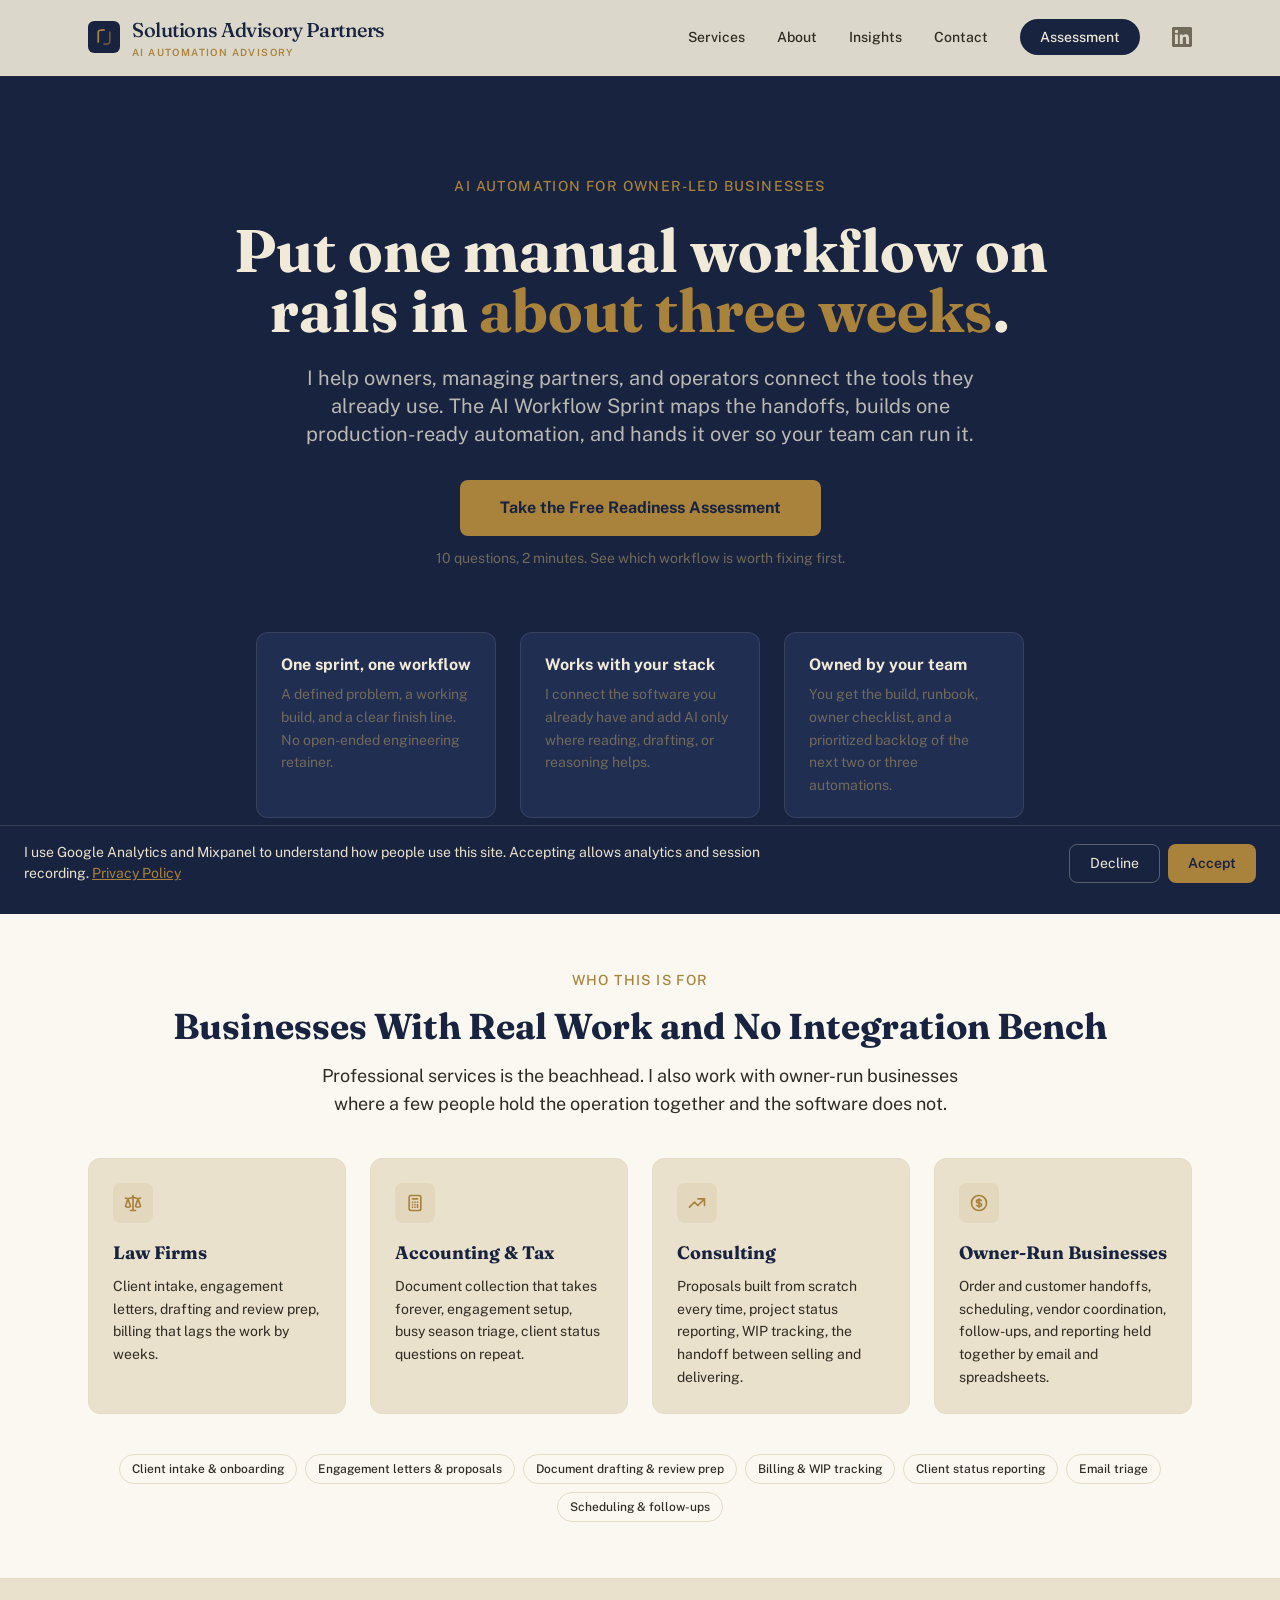
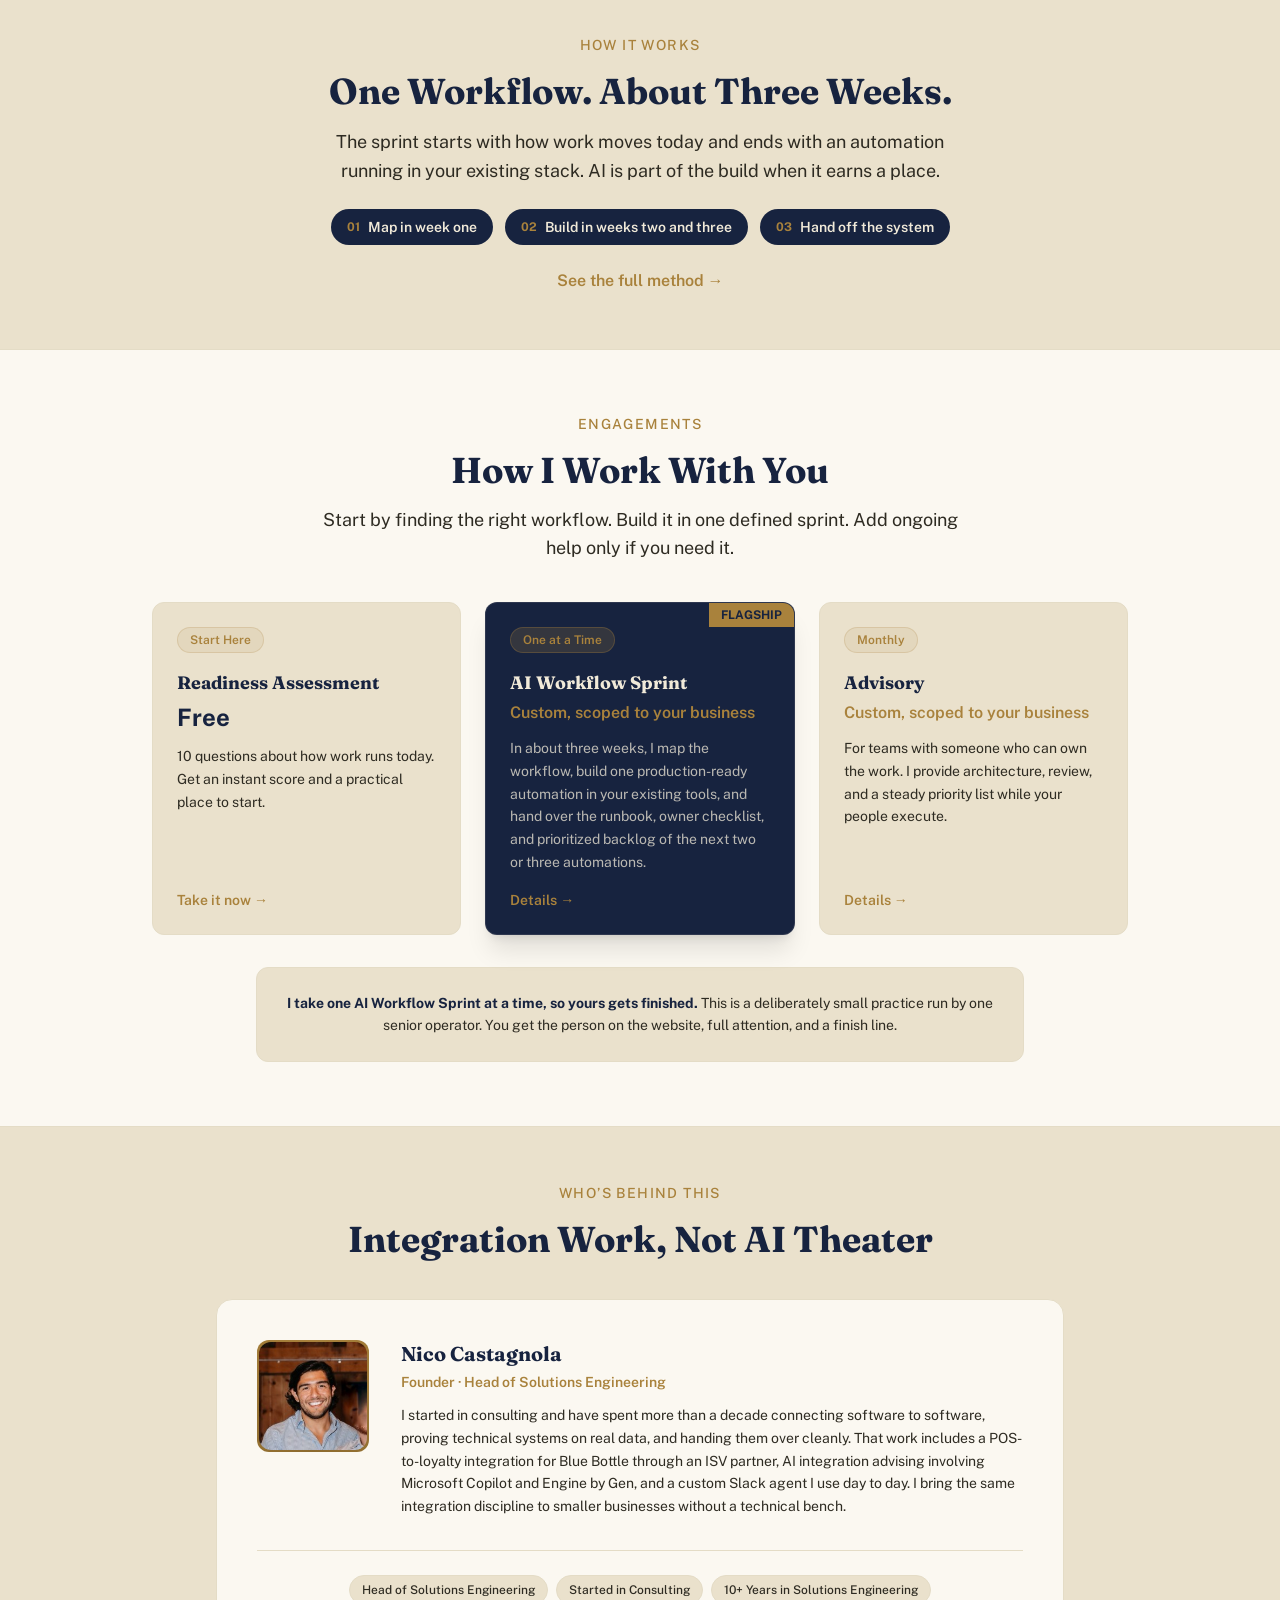
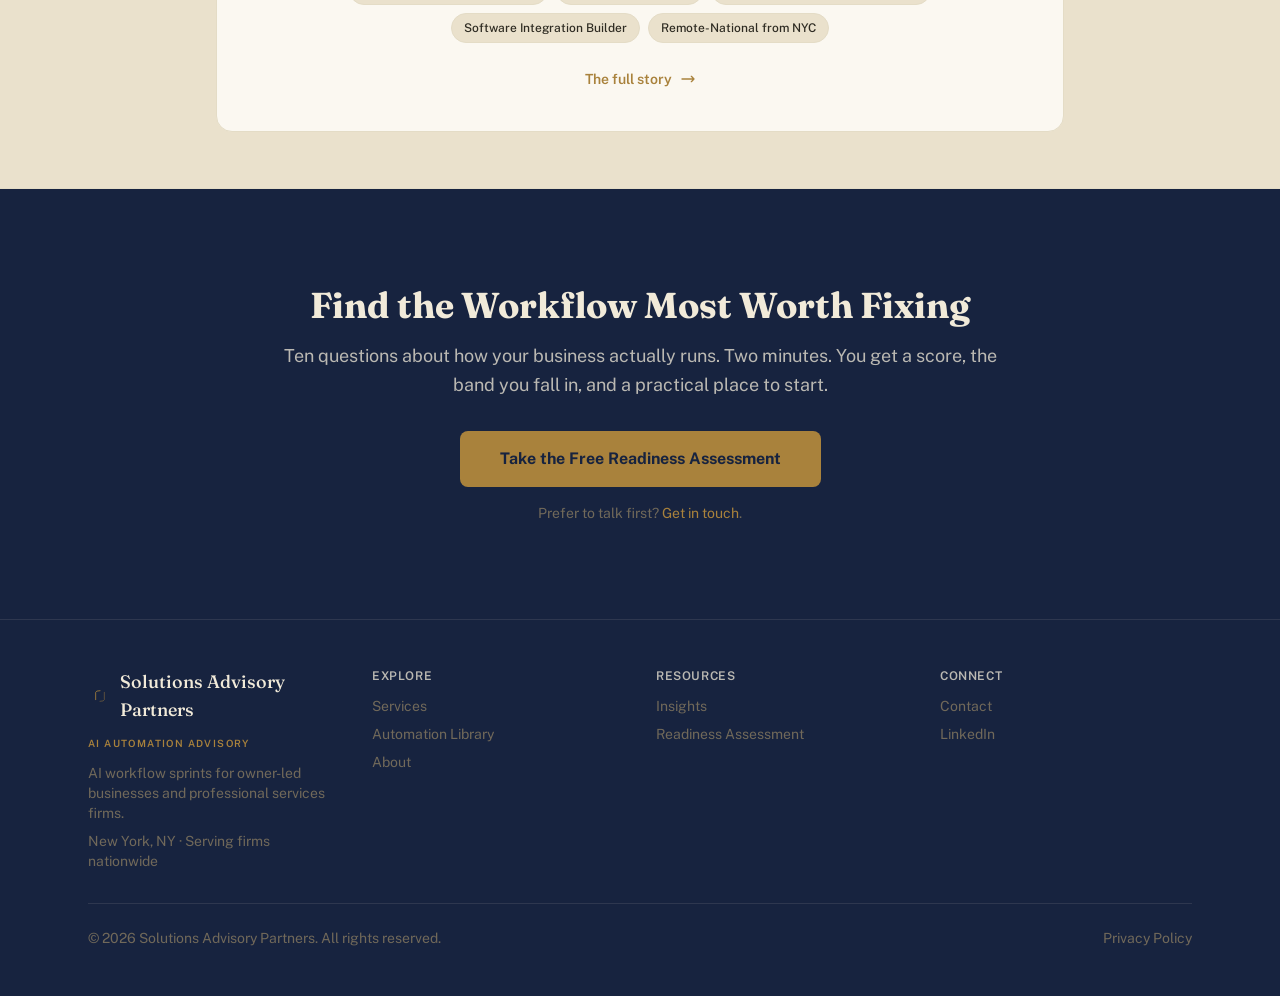
<file: index.html>
<!DOCTYPE html>
<html lang="en" class="scroll-smooth">
<head>
    <script src="consent.js"></script>
    <script src="analytics.js" defer></script>
    <meta charset="UTF-8">
    <meta name="viewport" content="width=device-width, initial-scale=1.0">
    <title>AI Workflow Sprints | Solutions Advisory Partners</title>
    <meta name="description" content="I help owner-led businesses and professional services firms turn one manual workflow into a working AI-assisted automation in about three weeks, using the tools they already have.">
    <link rel="icon" type="image/svg+xml" href="assets/favicon.svg">
    <link rel="stylesheet" href="assets/tailwind.css">
    <link href="https://fonts.googleapis.com/css2?family=Fraunces:ital,opsz,wght@0,9..144,400;0,9..144,500;0,9..144,600;1,9..144,500&family=Public+Sans:wght@400;500;600;700&display=swap" rel="stylesheet">
    <style>
        body { font-family: 'Public Sans', sans-serif; }
        h1, h2, h3 { font-family: 'Fraunces', serif; }
        .hero-pattern {
            background-color: #17233F;
        }
    </style>
    <link rel="canonical" href="https://www.solutionsadvisorypartners.com/">
    <meta property="og:type" content="website">
    <meta property="og:title" content="Solutions Advisory Partners | AI Workflow Sprints">
    <meta property="og:description" content="One manual workflow mapped, automated, and handed off in about three weeks, using the tools your business already has.">
    <meta property="og:url" content="https://www.solutionsadvisorypartners.com/">
    <meta property="og:site_name" content="Solutions Advisory Partners">
    <meta property="og:image" content="https://www.solutionsadvisorypartners.com/assets/og-default.png">
    <meta name="twitter:card" content="summary_large_image">
    <meta name="twitter:title" content="Solutions Advisory Partners | AI Workflow Sprints">
    <meta name="twitter:description" content="One manual workflow mapped, automated, and handed off in about three weeks.">
</head>
<body class="bg-brand-paper text-brand-text antialiased">

    <nav class="fixed w-full z-50 bg-brand-paper/90 backdrop-blur-md border-b border-brand-rule">
        <div class="max-w-6xl mx-auto px-6 py-4 flex justify-between items-center">
            <a href="index.html" class="flex items-center gap-3 text-brand-ink">
                <svg class="w-8 h-8 shrink-0" viewBox="0 0 72 72" fill="none" aria-hidden="true"><rect width="72" height="72" rx="14" fill="#17233F"/><path d="M23 47 L23 25 Q23 20 36 20" stroke="#A9823C" stroke-width="4" stroke-linecap="round"/><path d="M49 25 L49 47 Q49 52 36 52" stroke="#A9823C" stroke-width="4" stroke-linecap="round" opacity="0.55"/></svg>
                <span class="leading-tight">
                    <span class="block font-display text-lg md:text-xl font-medium tracking-tight">Solutions Advisory Partners</span>
                    <span class="block text-[10px] font-semibold uppercase tracking-[0.14em] text-brand-brass mt-0.5">AI Automation Advisory</span>
                </span>
            </a>
            <div class="hidden md:flex items-center space-x-8 text-sm font-medium text-brand-text">
                <a href="services.html" class="hover:text-brand-brass transition">Services</a>
                <a href="about.html" class="hover:text-brand-brass transition">About</a>
                <a href="insights.html" class="hover:text-brand-brass transition">Insights</a>
                <a href="contact.html" class="hover:text-brand-brass transition">Contact</a>
                <a href="assessment.html" class="px-5 py-2 bg-brand-ink text-brand-paper rounded-full hover:bg-brand-inkHover transition">Assessment</a>
                <a href="https://www.linkedin.com/company/solutions-engineering-advisory/" target="_blank" rel="noopener noreferrer" class="text-brand-muted hover:text-[#0A66C2] transition" aria-label="LinkedIn">
                    <svg class="w-5 h-5" fill="currentColor" viewBox="0 0 24 24"><path d="M20.447 20.452h-3.554v-5.569c0-1.328-.027-3.037-1.852-3.037-1.853 0-2.136 1.445-2.136 2.939v5.667H9.351V9h3.414v1.561h.046c.477-.9 1.637-1.85 3.37-1.85 3.601 0 4.267 2.37 4.267 5.455v6.286zM5.337 7.433c-1.144 0-2.063-.926-2.063-2.065 0-1.138.92-2.063 2.063-2.063 1.14 0 2.064.925 2.064 2.063 0 1.139-.925 2.065-2.064 2.065zm1.782 13.019H3.555V9h3.564v11.452zM22.225 0H1.771C.792 0 0 .774 0 1.729v20.542C0 23.227.792 24 1.771 24h20.451C23.2 24 24 23.227 24 22.271V1.729C24 .774 23.2 0 22.222 0h.003z"/></svg>
                </a>
            </div>
            <button id="mobileMenuBtn" class="md:hidden p-2 text-brand-text hover:text-brand-brass transition" aria-label="Toggle menu" aria-expanded="false">
                <svg id="iconHam" class="w-6 h-6" fill="none" stroke="currentColor" viewBox="0 0 24 24"><path stroke-linecap="round" stroke-linejoin="round" stroke-width="2" d="M4 6h16M4 12h16M4 18h16"/></svg>
                <svg id="iconX" class="w-6 h-6 hidden" fill="none" stroke="currentColor" viewBox="0 0 24 24"><path stroke-linecap="round" stroke-linejoin="round" stroke-width="2" d="M6 18L18 6M6 6l12 12"/></svg>
            </button>
        </div>
        <div id="mobileMenu" class="hidden md:hidden border-t border-brand-rule">
            <div class="px-6 py-4 flex flex-col space-y-1">
                <a href="services.html" class="block px-3 py-3 rounded-lg text-base font-medium text-brand-text hover:bg-brand-paperMuted transition">Services</a>
                <a href="about.html" class="block px-3 py-3 rounded-lg text-base font-medium text-brand-text hover:bg-brand-paperMuted transition">About</a>
                <a href="insights.html" class="block px-3 py-3 rounded-lg text-base font-medium text-brand-text hover:bg-brand-paperMuted transition">Insights</a>
                <a href="contact.html" class="block px-3 py-3 rounded-lg text-base font-medium text-brand-text hover:bg-brand-paperMuted transition">Contact</a>
                <a href="assessment.html" class="block mt-2 px-3 py-3 bg-brand-ink text-brand-paper text-base font-bold text-center rounded-lg hover:bg-brand-inkHover transition">Assessment</a>
            </div>
        </div>
    </nav>
    <script>
    (function(){var b=document.getElementById('mobileMenuBtn'),m=document.getElementById('mobileMenu'),h=document.getElementById('iconHam'),x=document.getElementById('iconX');if(!b||!m)return;b.addEventListener('click',function(){m.classList.toggle('hidden');h.classList.toggle('hidden');x.classList.toggle('hidden');b.setAttribute('aria-expanded',m.classList.contains('hidden')?'false':'true');});m.querySelectorAll('a').forEach(function(a){a.addEventListener('click',function(){m.classList.add('hidden');h.classList.remove('hidden');x.classList.add('hidden');b.setAttribute('aria-expanded','false');});});})();
    </script>

    <!-- HERO -->
    <section class="hero-pattern text-brand-paper pt-36 pb-20 md:pt-44 md:pb-24">
        <div class="max-w-4xl mx-auto px-6 text-center">
            <p class="text-brand-brass font-medium text-sm uppercase tracking-widest mb-6">AI Automation for Owner-Led Businesses</p>
            <h1 class="text-4xl md:text-5xl lg:text-6xl font-bold leading-tight mb-6">
                Put one manual workflow on rails in <span class="text-brand-brass">about three weeks</span>.
            </h1>
            <p class="text-lg md:text-xl text-brand-paper/75 mb-8 leading-relaxed max-w-2xl mx-auto">
                I help owners, managing partners, and operators connect the tools they already use. The AI Workflow Sprint maps the handoffs, builds one production-ready automation, and hands it over so your team can run it.
            </p>
            <div class="flex flex-col items-center gap-3 mb-16">
                <a href="assessment.html" data-cta="Take the Free Assessment" class="cta px-10 py-4 bg-brand-brass text-brand-ink font-bold rounded-lg hover:bg-brand-card transition text-center">
                    Take the Free Readiness Assessment
                </a>
                <p class="text-sm text-brand-muted">10 questions, 2 minutes. See which workflow is worth fixing first.</p>
            </div>
            <div class="grid grid-cols-1 sm:grid-cols-3 gap-6 max-w-3xl mx-auto text-left">
                <div class="bg-brand-inkElevated border border-brand-paper/10 rounded-xl px-6 py-5">
                    <p class="text-base font-bold text-brand-paper mb-1.5">One sprint, one workflow</p>
                    <p class="text-sm text-brand-muted leading-relaxed">A defined problem, a working build, and a clear finish line. No open-ended engineering retainer.</p>
                </div>
                <div class="bg-brand-inkElevated border border-brand-paper/10 rounded-xl px-6 py-5">
                    <p class="text-base font-bold text-brand-paper mb-1.5">Works with your stack</p>
                    <p class="text-sm text-brand-muted leading-relaxed">I connect the software you already have and add AI only where reading, drafting, or reasoning helps.</p>
                </div>
                <div class="bg-brand-inkElevated border border-brand-paper/10 rounded-xl px-6 py-5">
                    <p class="text-base font-bold text-brand-paper mb-1.5">Owned by your team</p>
                    <p class="text-sm text-brand-muted leading-relaxed">You get the build, runbook, owner checklist, and a prioritized backlog of the next two or three automations.</p>
                </div>
            </div>
        </div>
    </section>

    <!-- WHO THIS IS FOR -->
    <section class="py-14 bg-brand-card border-b border-brand-rule">
        <div class="max-w-6xl mx-auto px-6">
            <div class="text-center mb-10">
                <p class="text-brand-brass font-medium text-sm uppercase tracking-widest mb-4">Who This Is For</p>
                <h2 class="text-3xl md:text-4xl font-bold text-brand-ink mb-4">Businesses With Real Work and No Integration Bench</h2>
                <p class="text-brand-text text-lg max-w-2xl mx-auto">Professional services is the beachhead. I also work with owner-run businesses where a few people hold the operation together and the software does not.</p>
            </div>
            <div class="grid sm:grid-cols-2 lg:grid-cols-4 gap-6 mb-10">
                <div class="bg-brand-paperMuted rounded-xl border border-brand-rule p-6">
                    <div class="w-10 h-10 bg-brand-brass/10 rounded-lg flex items-center justify-center mb-4">
                        <svg class="w-5 h-5 text-brand-brass" fill="none" stroke="currentColor" viewBox="0 0 24 24"><path stroke-linecap="round" stroke-linejoin="round" stroke-width="2" d="M3 6l3 1m0 0l-3 9a5.002 5.002 0 006.001 0M6 7l3 9M6 7l6-2m6 2l3-1m-3 1l-3 9a5.002 5.002 0 006.001 0M18 7l3 9m-3-9l-6-2m0-2v2m0 16V5m0 16H9m3 0h3"/></svg>
                    </div>
                    <h3 class="text-lg font-bold text-brand-ink mb-2">Law Firms</h3>
                    <p class="text-sm text-brand-text leading-relaxed">Client intake, engagement letters, drafting and review prep, billing that lags the work by weeks.</p>
                </div>
                <div class="bg-brand-paperMuted rounded-xl border border-brand-rule p-6">
                    <div class="w-10 h-10 bg-brand-brass/10 rounded-lg flex items-center justify-center mb-4">
                        <svg class="w-5 h-5 text-brand-brass" fill="none" stroke="currentColor" viewBox="0 0 24 24"><path stroke-linecap="round" stroke-linejoin="round" stroke-width="2" d="M9 7h6m0 10v-3m-3 3h.01M9 17h.01M9 14h.01M12 14h.01M15 11h.01M12 11h.01M9 11h.01M7 21h10a2 2 0 002-2V5a2 2 0 00-2-2H7a2 2 0 00-2 2v14a2 2 0 002 2z"/></svg>
                    </div>
                    <h3 class="text-lg font-bold text-brand-ink mb-2">Accounting &amp; Tax</h3>
                    <p class="text-sm text-brand-text leading-relaxed">Document collection that takes forever, engagement setup, busy season triage, client status questions on repeat.</p>
                </div>
                <div class="bg-brand-paperMuted rounded-xl border border-brand-rule p-6">
                    <div class="w-10 h-10 bg-brand-brass/10 rounded-lg flex items-center justify-center mb-4">
                        <svg class="w-5 h-5 text-brand-brass" fill="none" stroke="currentColor" viewBox="0 0 24 24"><path stroke-linecap="round" stroke-linejoin="round" stroke-width="2" d="M13 7h8m0 0v8m0-8l-8 8-4-4-6 6"/></svg>
                    </div>
                    <h3 class="text-lg font-bold text-brand-ink mb-2">Consulting</h3>
                    <p class="text-sm text-brand-text leading-relaxed">Proposals built from scratch every time, project status reporting, WIP tracking, the handoff between selling and delivering.</p>
                </div>
                <div class="bg-brand-paperMuted rounded-xl border border-brand-rule p-6">
                    <div class="w-10 h-10 bg-brand-brass/10 rounded-lg flex items-center justify-center mb-4">
                        <svg class="w-5 h-5 text-brand-brass" fill="none" stroke="currentColor" viewBox="0 0 24 24"><path stroke-linecap="round" stroke-linejoin="round" stroke-width="2" d="M12 8c-1.657 0-3 .895-3 2s1.343 2 3 2 3 .895 3 2-1.343 2-3 2m0-8c1.11 0 2.08.402 2.599 1M12 8V7m0 1v8m0 0v1m0-1c-1.11 0-2.08-.402-2.599-1M21 12a9 9 0 11-18 0 9 9 0 0118 0z"/></svg>
                    </div>
                    <h3 class="text-lg font-bold text-brand-ink mb-2">Owner-Run Businesses</h3>
                    <p class="text-sm text-brand-text leading-relaxed">Order and customer handoffs, scheduling, vendor coordination, follow-ups, and reporting held together by email and spreadsheets.</p>
                </div>
            </div>
            <div class="flex flex-wrap justify-center gap-2">
                <span class="px-3 py-1.5 bg-brand-card text-brand-text text-xs font-medium rounded-full border border-brand-rule">Client intake &amp; onboarding</span>
                <span class="px-3 py-1.5 bg-brand-card text-brand-text text-xs font-medium rounded-full border border-brand-rule">Engagement letters &amp; proposals</span>
                <span class="px-3 py-1.5 bg-brand-card text-brand-text text-xs font-medium rounded-full border border-brand-rule">Document drafting &amp; review prep</span>
                <span class="px-3 py-1.5 bg-brand-card text-brand-text text-xs font-medium rounded-full border border-brand-rule">Billing &amp; WIP tracking</span>
                <span class="px-3 py-1.5 bg-brand-card text-brand-text text-xs font-medium rounded-full border border-brand-rule">Client status reporting</span>
                <span class="px-3 py-1.5 bg-brand-card text-brand-text text-xs font-medium rounded-full border border-brand-rule">Email triage</span>
                <span class="px-3 py-1.5 bg-brand-card text-brand-text text-xs font-medium rounded-full border border-brand-rule">Scheduling &amp; follow-ups</span>
            </div>
        </div>
    </section>

    <!-- METHOD -->
    <section class="py-14 bg-brand-paperMuted border-b border-brand-rule">
        <div class="max-w-4xl mx-auto px-6">
            <div class="text-center mb-6">
                <p class="text-brand-brass font-medium text-sm uppercase tracking-widest mb-4">How It Works</p>
                <h2 class="text-3xl md:text-4xl font-bold text-brand-ink mb-4">One Workflow. About Three Weeks.</h2>
                <p class="text-brand-text text-lg leading-relaxed max-w-2xl mx-auto">
                    The sprint starts with how work moves today and ends with an automation running in your existing stack. AI is part of the build when it earns a place.
                </p>
            </div>
            <div class="flex flex-wrap justify-center gap-3 mb-6">
                <span class="flex items-center gap-2 px-4 py-2 bg-brand-ink text-brand-paper text-sm font-semibold rounded-full"><span class="text-brand-brass text-xs font-bold">01</span> Map in week one</span>
                <span class="flex items-center gap-2 px-4 py-2 bg-brand-ink text-brand-paper text-sm font-semibold rounded-full"><span class="text-brand-brass text-xs font-bold">02</span> Build in weeks two and three</span>
                <span class="flex items-center gap-2 px-4 py-2 bg-brand-ink text-brand-paper text-sm font-semibold rounded-full"><span class="text-brand-brass text-xs font-bold">03</span> Hand off the system</span>
            </div>
            <div class="text-center">
                <a href="services.html#method" class="text-brand-brass font-semibold hover:underline">See the full method &rarr;</a>
            </div>
        </div>
    </section>

    <!-- OFFER LADDER -->
    <section class="py-16 bg-brand-card border-b border-brand-rule">
        <div class="max-w-5xl mx-auto px-6">
            <div class="text-center mb-10">
                <p class="text-brand-brass font-medium text-sm uppercase tracking-widest mb-4">Engagements</p>
                <h2 class="text-3xl md:text-4xl font-bold text-brand-ink mb-4">How I Work With You</h2>
                <p class="text-brand-text text-lg max-w-2xl mx-auto">Start by finding the right workflow. Build it in one defined sprint. Add ongoing help only if you need it.</p>
            </div>
            <div class="grid md:grid-cols-3 gap-6">
                <div class="bg-brand-paperMuted rounded-xl border border-brand-rule p-6 flex flex-col">
                    <span class="inline-block self-start text-xs font-semibold px-3 py-1 bg-brand-brass/10 text-brand-brass rounded-full border border-brand-brass/20 mb-4">Start Here</span>
                    <h3 class="text-lg font-bold text-brand-ink mb-1">Readiness Assessment</h3>
                    <p class="text-2xl font-bold text-brand-ink mb-3">Free</p>
                    <p class="text-sm text-brand-text leading-relaxed flex-grow">10 questions about how work runs today. Get an instant score and a practical place to start.</p>
                    <a href="assessment.html" class="mt-4 text-brand-brass font-semibold text-sm hover:underline">Take it now &rarr;</a>
                </div>
                <div class="bg-brand-ink rounded-xl border border-brand-paper/10 p-6 flex flex-col shadow-xl relative overflow-hidden">
                    <div class="absolute top-0 right-0 bg-brand-brass text-brand-ink text-xs font-bold px-3 py-1 uppercase">Flagship</div>
                    <span class="inline-block self-start text-xs font-semibold px-3 py-1 bg-brand-brass/20 text-brand-brass rounded-full border border-brand-brass/30 mb-4">One at a Time</span>
                    <h3 class="text-lg font-bold text-brand-paper mb-1">AI Workflow Sprint</h3>
                    <p class="text-base font-semibold text-brand-brass mb-3">Custom, scoped to your business</p>
                    <p class="text-sm text-brand-paper/75 leading-relaxed flex-grow">In about three weeks, I map the workflow, build one production-ready automation in your existing tools, and hand over the runbook, owner checklist, and prioritized backlog of the next two or three automations.</p>
                    <a href="services.html#offers" class="mt-4 text-brand-brass font-semibold text-sm hover:underline">Details &rarr;</a>
                </div>
                <div class="bg-brand-paperMuted rounded-xl border border-brand-rule p-6 flex flex-col">
                    <span class="inline-block self-start text-xs font-semibold px-3 py-1 bg-brand-brass/10 text-brand-brass rounded-full border border-brand-brass/20 mb-4">Monthly</span>
                    <h3 class="text-lg font-bold text-brand-ink mb-1">Advisory</h3>
                    <p class="text-base font-semibold text-brand-brass mb-3">Custom, scoped to your business</p>
                    <p class="text-sm text-brand-text leading-relaxed flex-grow">For teams with someone who can own the work. I provide architecture, review, and a steady priority list while your people execute.</p>
                    <a href="services.html#offers" class="mt-4 text-brand-brass font-semibold text-sm hover:underline">Details &rarr;</a>
                </div>
            </div>
            <div class="bg-brand-paperMuted border border-brand-rule rounded-xl p-6 mt-8 max-w-3xl mx-auto text-center">
                <p class="text-brand-text text-sm leading-relaxed"><strong class="text-brand-ink">I take one AI Workflow Sprint at a time, so yours gets finished.</strong> This is a deliberately small practice run by one senior operator. You get the person on the website, full attention, and a finish line.</p>
            </div>
        </div>
    </section>

    <!-- FOUNDER PROOF -->
    <section class="py-14 bg-brand-paperMuted border-b border-brand-rule">
        <div class="max-w-4xl mx-auto px-6">
            <div class="text-center mb-10">
                <p class="text-brand-brass font-medium text-sm uppercase tracking-widest mb-4">Who&rsquo;s Behind This</p>
                <h2 class="text-3xl md:text-4xl font-bold text-brand-ink">Integration Work, Not AI Theater</h2>
            </div>
            <div class="bg-brand-card rounded-2xl border border-brand-rule p-8 md:p-10">
                <div class="flex flex-col md:flex-row gap-8 items-center md:items-start">
                    <div class="shrink-0">
                        <div class="w-28 h-28 rounded-xl overflow-hidden bg-brand-paperMuted" style="background: conic-gradient(#A9823C, #8C6A2E, #A9823C); padding: 2px; border-radius: 0.75rem;">
                            <img src="assets/nico-headshot.jpg" alt="Nico Castagnola" class="w-full h-full object-cover rounded-xl" onerror="this.style.display='none';this.nextElementSibling.style.display='flex';">
                            <div class="w-full h-full bg-gradient-to-br from-brand-ink to-brand-inkHover items-center justify-center text-brand-paper text-3xl font-display font-bold rounded-xl" style="display:none;">NC</div>
                        </div>
                    </div>
                    <div class="flex-1 text-center md:text-left">
                        <h3 class="text-xl font-bold text-brand-ink mb-1">Nico Castagnola</h3>
                        <p class="text-brand-brass font-semibold text-sm mb-3">Founder &middot; Head of Solutions Engineering</p>
                        <p class="text-brand-text text-sm leading-relaxed">
                            I started in consulting and have spent more than a decade connecting software to software, proving technical systems on real data, and handing them over cleanly. That work includes a POS-to-loyalty integration for Blue Bottle through an ISV partner, AI integration advising involving Microsoft Copilot and Engine by Gen, and a custom Slack agent I use day to day. I bring the same integration discipline to smaller businesses without a technical bench.
                        </p>
                    </div>
                </div>
                <div class="mt-8 pt-6 border-t border-brand-rule">
                    <div class="flex flex-wrap justify-center gap-2">
                        <span class="px-3 py-1.5 bg-brand-paperMuted text-brand-text text-xs font-medium rounded-full border border-brand-rule">Head of Solutions Engineering</span>
                        <span class="px-3 py-1.5 bg-brand-paperMuted text-brand-text text-xs font-medium rounded-full border border-brand-rule">Started in Consulting</span>
                        <span class="px-3 py-1.5 bg-brand-paperMuted text-brand-text text-xs font-medium rounded-full border border-brand-rule">10+ Years in Solutions Engineering</span>
                        <span class="px-3 py-1.5 bg-brand-paperMuted text-brand-text text-xs font-medium rounded-full border border-brand-rule">Software Integration Builder</span>
                        <span class="px-3 py-1.5 bg-brand-paperMuted text-brand-text text-xs font-medium rounded-full border border-brand-rule">Remote-National from NYC</span>
                    </div>
                </div>
                <div class="text-center mt-6">
                    <a href="about.html" class="inline-flex items-center gap-2 text-brand-brass font-semibold text-sm hover:underline">
                        The full story
                        <svg class="w-4 h-4" fill="none" stroke="currentColor" viewBox="0 0 24 24"><path stroke-linecap="round" stroke-linejoin="round" stroke-width="2" d="M17 8l4 4m0 0l-4 4m4-4H3"/></svg>
                    </a>
                </div>
            </div>
        </div>
    </section>

    <!-- END-OF-PAGE CTA -->
    <section class="hero-pattern text-brand-paper py-24">
        <div class="max-w-3xl mx-auto px-6 text-center">
            <h2 class="text-3xl md:text-4xl font-bold mb-4">Find the Workflow Most Worth Fixing</h2>
            <p class="text-brand-paper/75 text-lg mb-8 leading-relaxed">
                Ten questions about how your business actually runs. Two minutes. You get a score, the band you fall in, and a practical place to start.
            </p>
            <div class="flex flex-col items-center gap-4">
                <a href="assessment.html" data-cta="Take the Free Assessment" class="cta px-10 py-4 bg-brand-brass text-brand-ink font-bold rounded-lg hover:bg-brand-card transition text-center">Take the Free Readiness Assessment</a>
                <p class="text-sm text-brand-muted">Prefer to talk first? <a href="contact.html" class="text-brand-brass hover:underline">Get in touch</a>.</p>
            </div>
        </div>
    </section>

    <footer class="bg-brand-ink text-brand-muted py-12 border-t border-brand-paper/10">
        <div class="max-w-6xl mx-auto px-6">
            <div class="grid grid-cols-2 md:grid-cols-4 gap-8 mb-8">
                <div>
                    <div class="flex items-center gap-2 mb-3">
                        <svg class="w-6 h-6 shrink-0 text-brand-brass" viewBox="0 0 72 72" fill="none" aria-hidden="true"><path d="M23 47 L23 25 Q23 20 36 20" stroke="currentColor" stroke-width="2.5" stroke-linecap="round"/><path d="M49 25 L49 47 Q49 52 36 52" stroke="currentColor" stroke-width="2.5" stroke-linecap="round" opacity="0.55"/></svg>
                        <span class="text-brand-paper font-display text-lg font-medium">Solutions Advisory Partners</span>
                    </div>
                    <p class="text-[10px] font-semibold uppercase tracking-[0.14em] text-brand-brass mb-3">AI Automation Advisory</p>
                    <p class="text-sm">AI workflow sprints for owner-led businesses and professional services firms.</p>
                    <p class="text-sm mt-2">New York, NY &middot; Serving firms nationwide</p>
                </div>
                <div>
                    <p class="text-xs font-semibold text-brand-paper/75 uppercase tracking-wider mb-3">Explore</p>
                    <div class="space-y-2 text-sm">
                        <a href="services.html" class="block hover:text-brand-brass transition">Services</a>
                        <a href="services.html#automations" class="block hover:text-brand-brass transition">Automation Library</a>
                        <a href="about.html" class="block hover:text-brand-brass transition">About</a>
                    </div>
                </div>
                <div>
                    <p class="text-xs font-semibold text-brand-paper/75 uppercase tracking-wider mb-3">Resources</p>
                    <div class="space-y-2 text-sm">
                        <a href="insights.html" class="block hover:text-brand-brass transition">Insights</a>
                        <a href="assessment.html" class="block hover:text-brand-brass transition">Readiness Assessment</a>
                    </div>
                </div>
                <div>
                    <p class="text-xs font-semibold text-brand-paper/75 uppercase tracking-wider mb-3">Connect</p>
                    <div class="space-y-2 text-sm">
                        <a href="contact.html" class="block hover:text-brand-brass transition">Contact</a>
                        <a href="https://www.linkedin.com/company/solutions-engineering-advisory/" target="_blank" rel="noopener noreferrer" class="block hover:text-brand-brass transition">LinkedIn</a>
                    </div>
                </div>
            </div>
            <div class="pt-6 border-t border-brand-paper/10 flex flex-col md:flex-row justify-between items-center gap-4 text-sm">
                <span>&copy; 2026 Solutions Advisory Partners. All rights reserved.</span>
                <a href="privacy.html" class="hover:text-brand-brass transition">Privacy Policy</a>
            </div>
        </div>
    </footer>
</body>
</html>
</file>
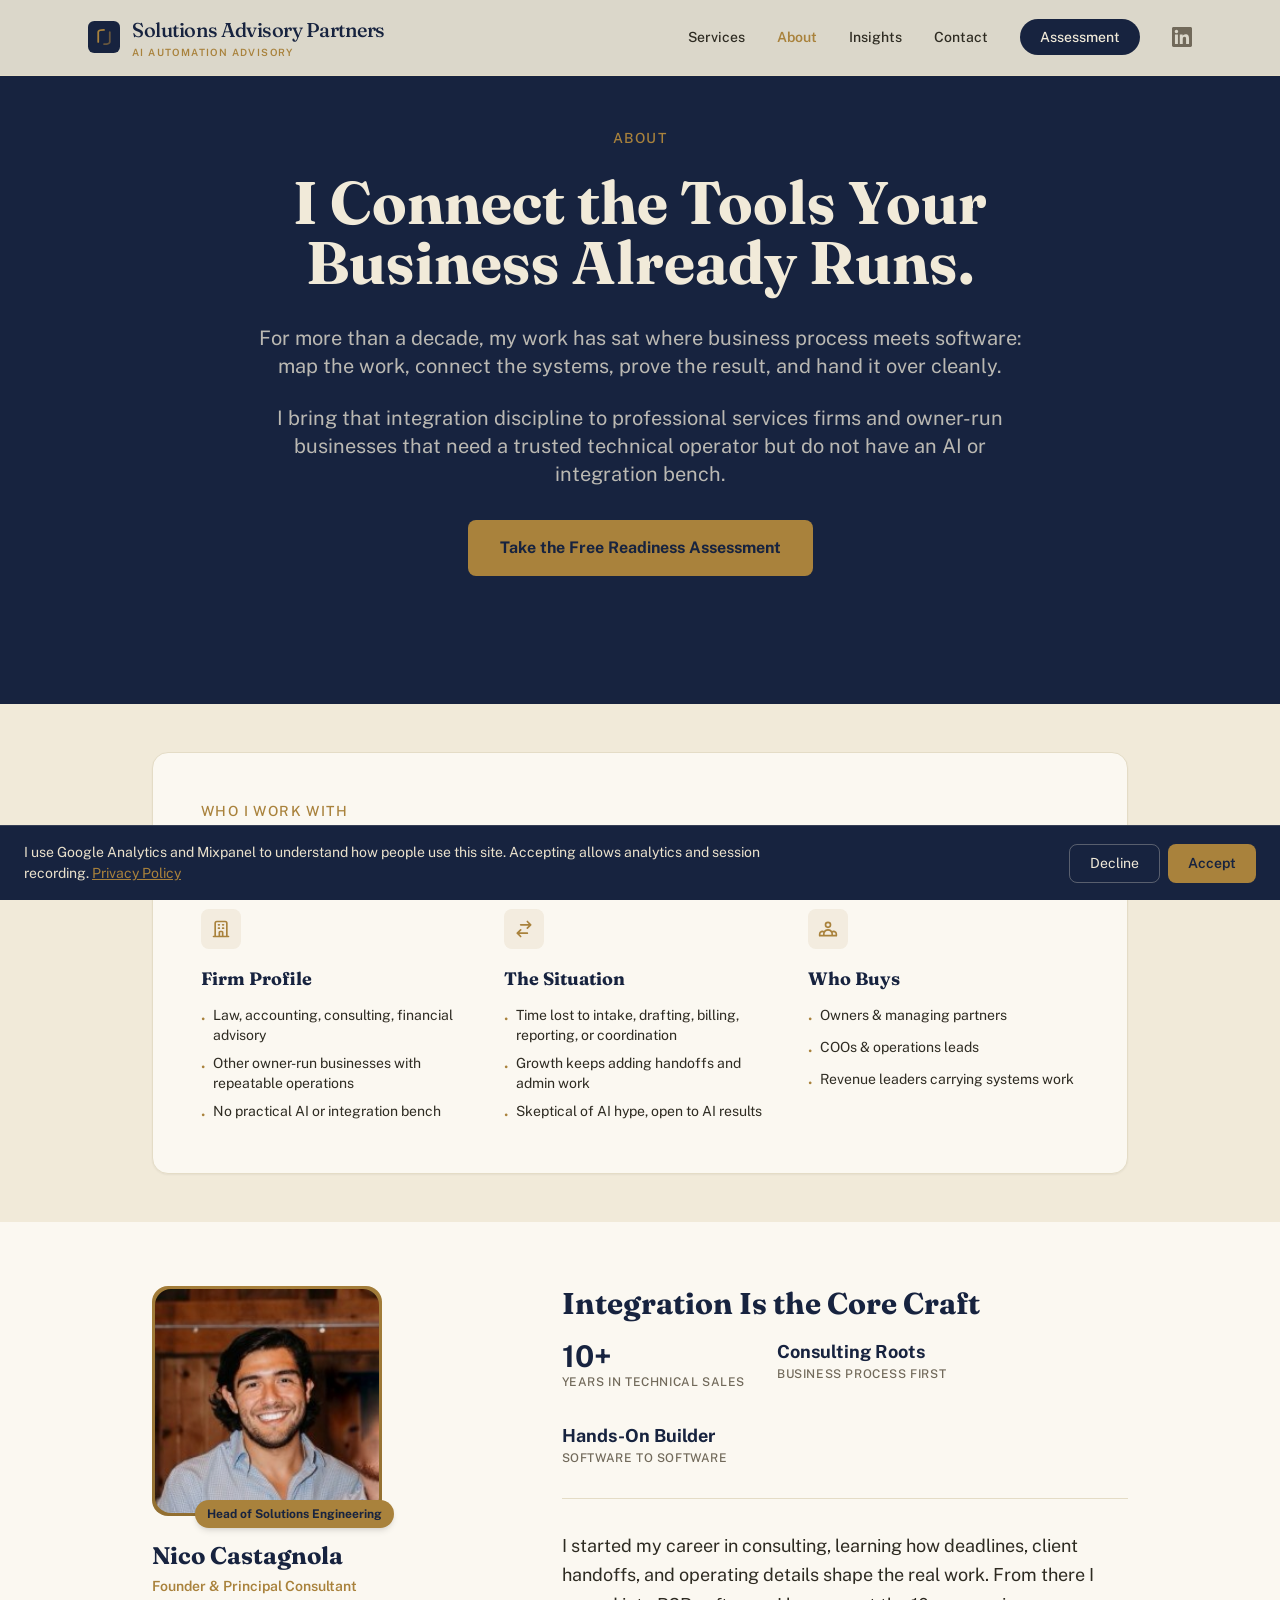
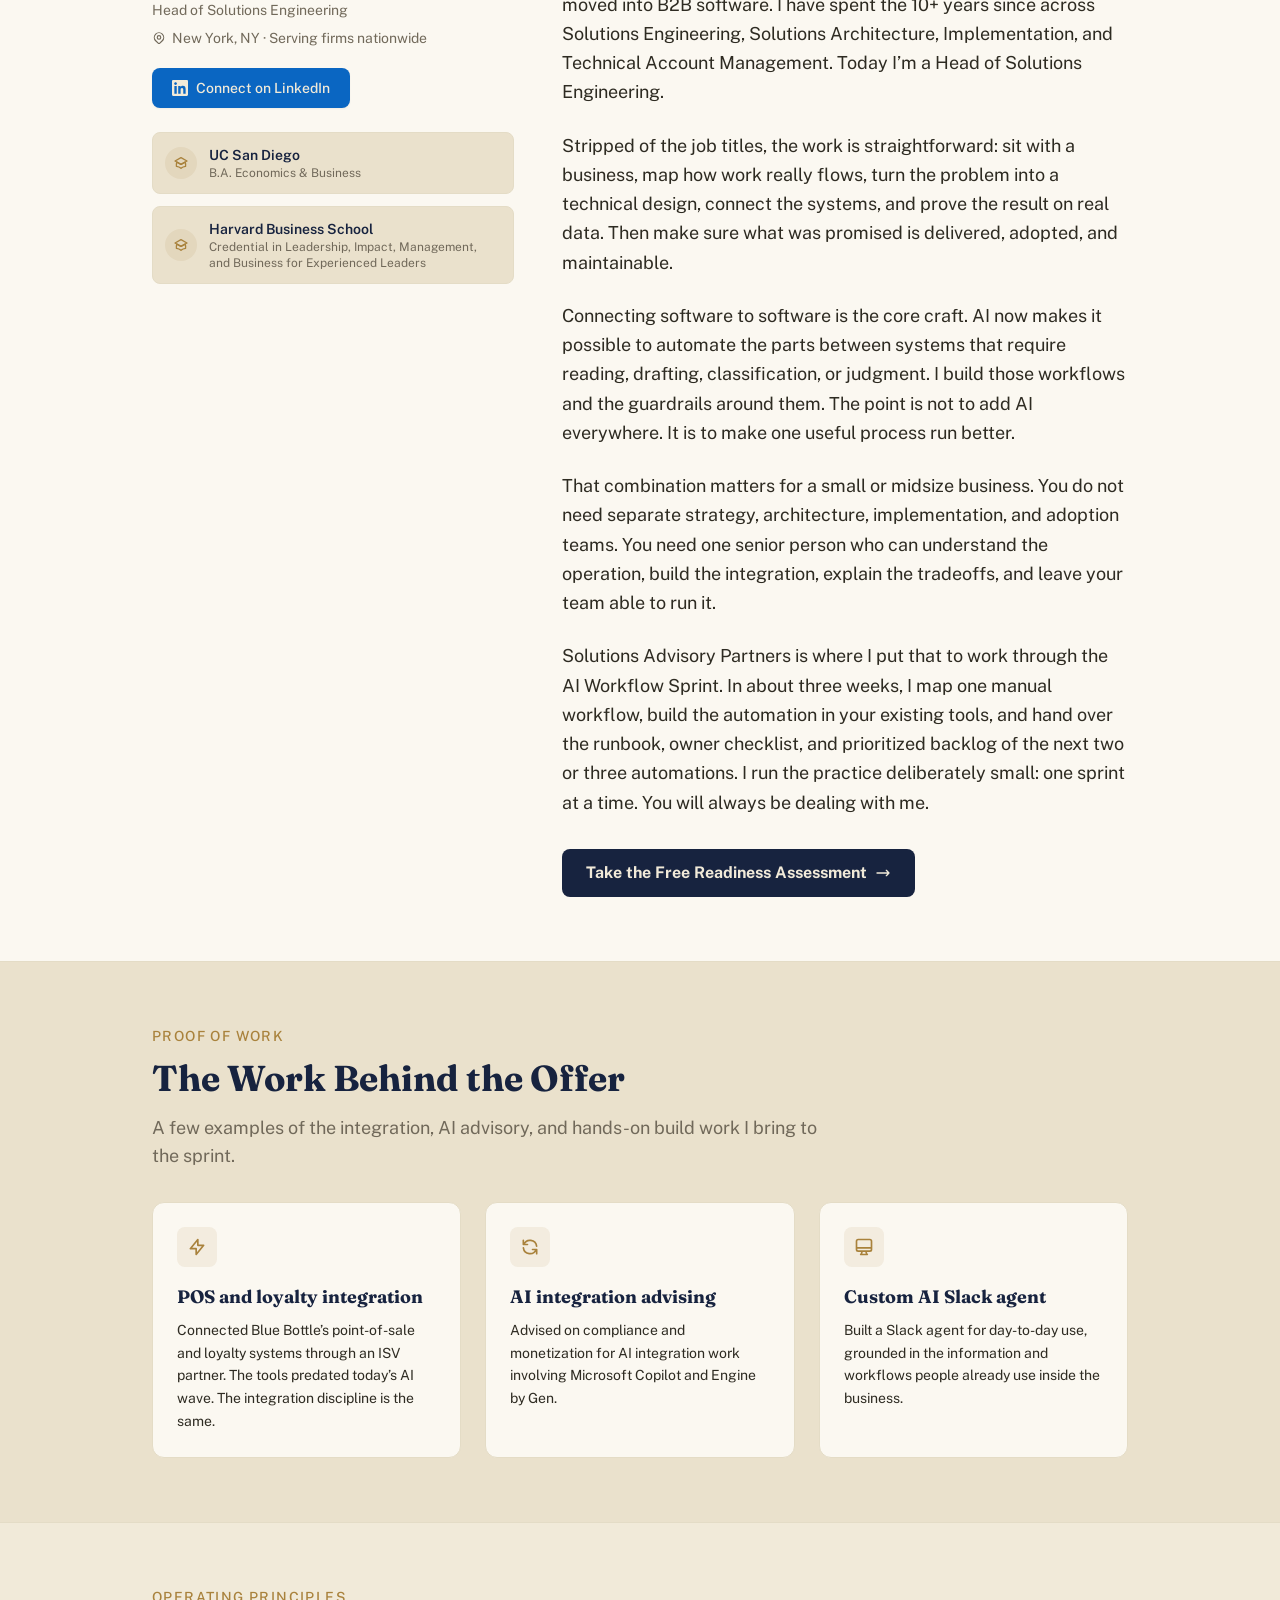
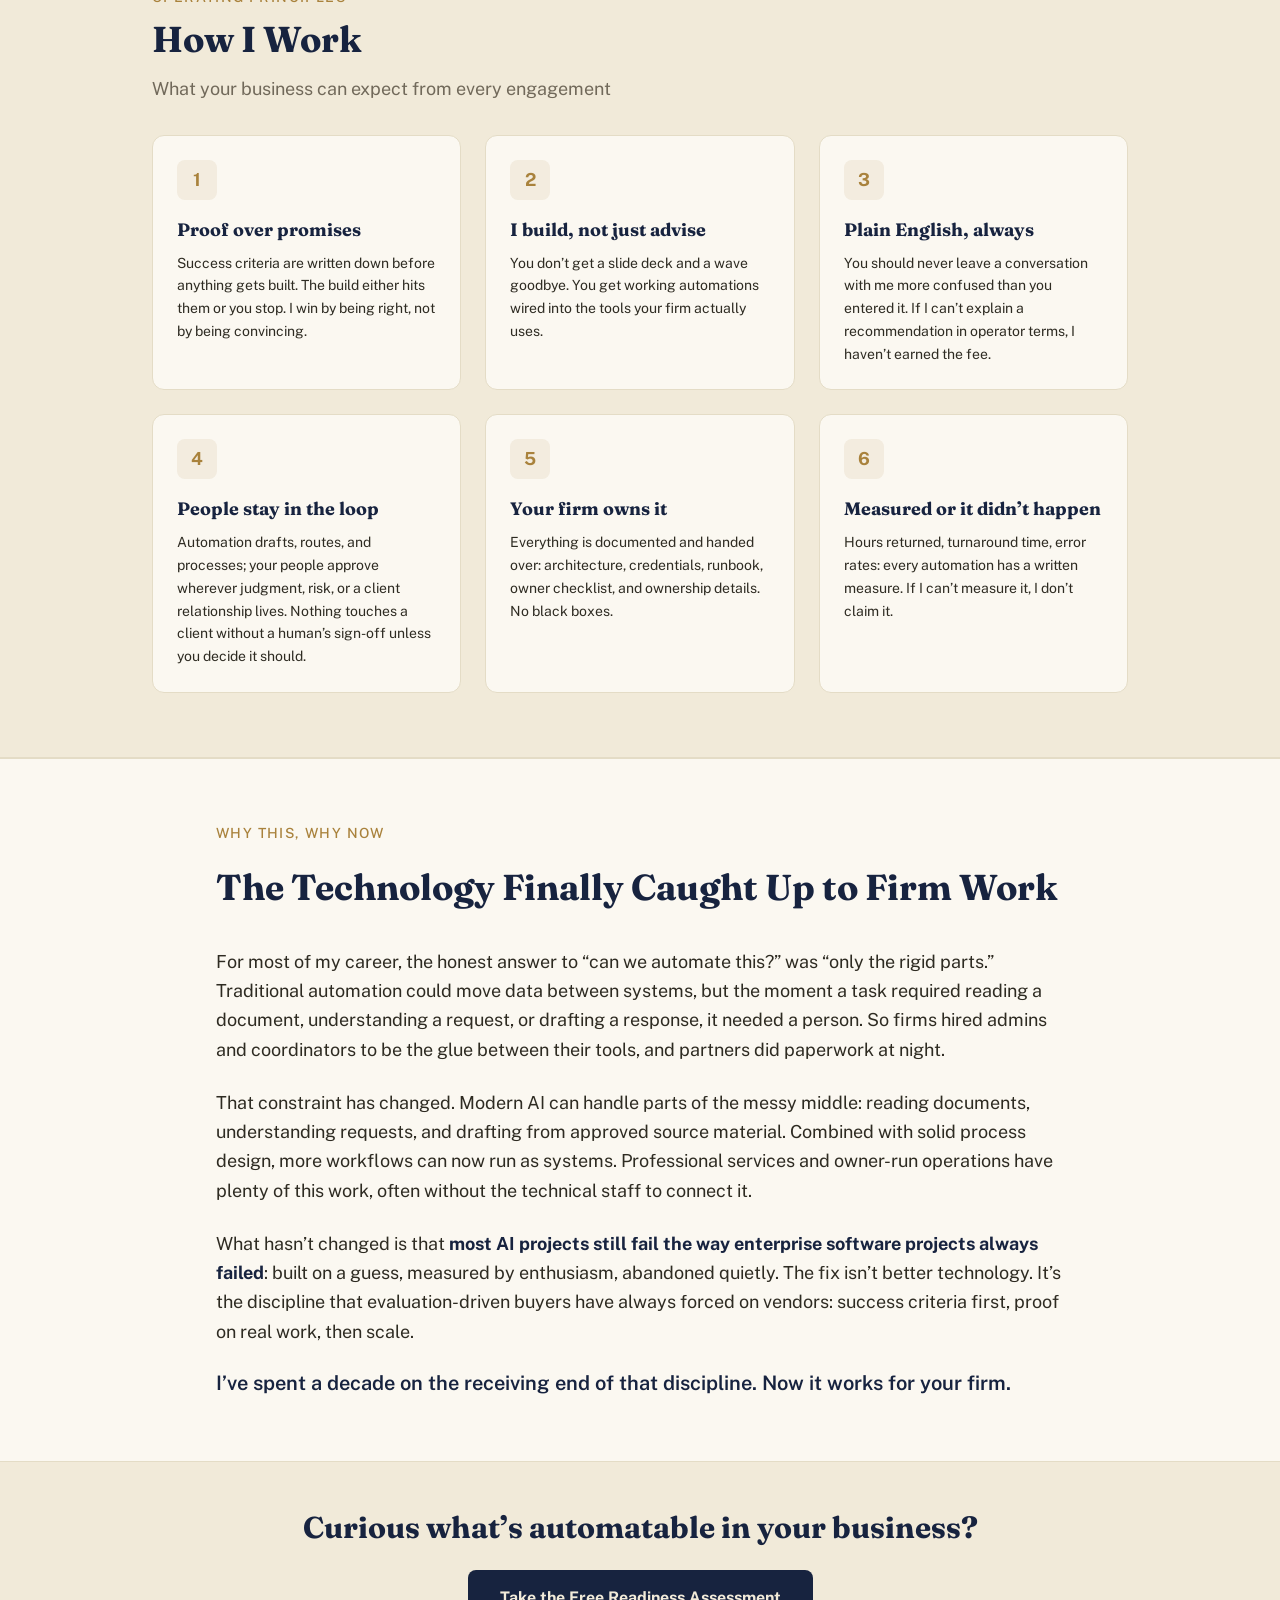
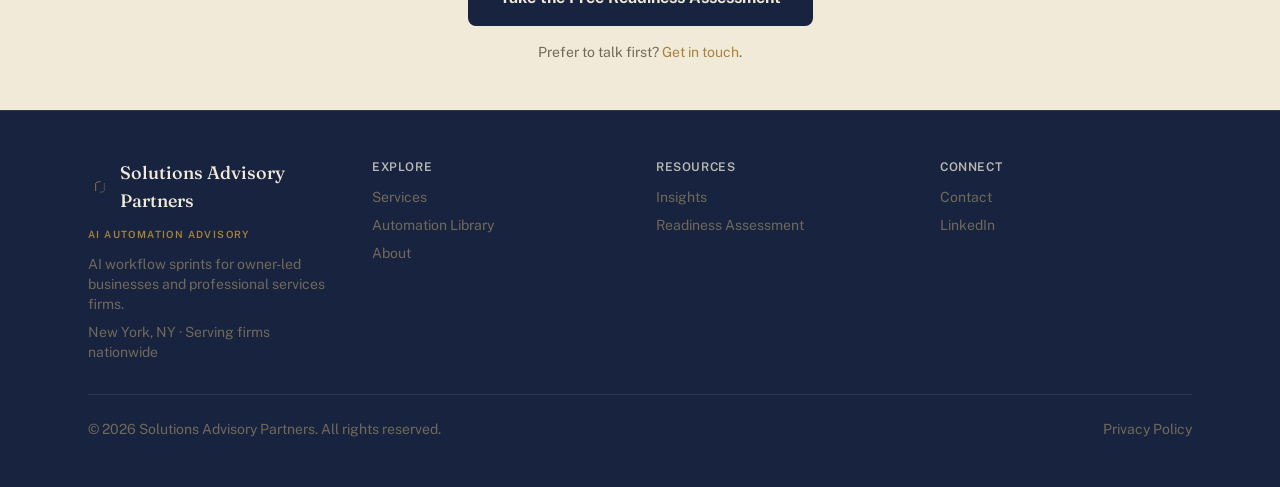
<file: about.html>
<!DOCTYPE html>
<html lang="en" class="scroll-smooth">
<head>
    <script src="consent.js"></script>
    <script src="analytics.js" defer></script>
    <meta charset="UTF-8">
    <meta name="viewport" content="width=device-width, initial-scale=1.0">
    <title>About | Solutions Advisory Partners</title>
    <meta name="description" content="Nico Castagnola helps owner-led businesses connect the tools they already use and turn manual handoffs into working AI-assisted automations.">
    <link rel="icon" type="image/svg+xml" href="assets/favicon.svg">
    <link rel="stylesheet" href="assets/tailwind.css">
    <link href="https://fonts.googleapis.com/css2?family=Fraunces:ital,opsz,wght@0,9..144,400;0,9..144,500;0,9..144,600;1,9..144,500&family=Public+Sans:wght@400;500;600;700&display=swap" rel="stylesheet">
    <style>
        body { font-family: 'Public Sans', sans-serif; }
        h1, h2, h3 { font-family: 'Fraunces', serif; }
        .hero-pattern {
            background-color: #17233F;
        }
        .founder-photo-ring {
            background: conic-gradient(#A9823C, #8C6A2E, #A9823C);
            padding: 3px;
            border-radius: 1rem;
        }
    </style>
    <link rel="canonical" href="https://www.solutionsadvisorypartners.com/about.html">
    <meta property="og:type" content="website">
    <meta property="og:title" content="About | Solutions Advisory Partners">
    <meta property="og:description" content="Practical AI automation and systems integration for owner-led businesses without an in-house technical bench.">
    <meta property="og:url" content="https://www.solutionsadvisorypartners.com/about.html">
    <meta property="og:site_name" content="Solutions Advisory Partners">
    <meta property="og:image" content="https://www.solutionsadvisorypartners.com/assets/og-default.png">
    <meta name="twitter:card" content="summary_large_image">
    <meta name="twitter:title" content="About | Solutions Advisory Partners">
    <meta name="twitter:description" content="Practical AI automation and systems integration for owner-led businesses.">
</head>
<body class="bg-brand-paper text-brand-text antialiased">

    <nav class="fixed w-full z-50 bg-brand-paper/90 backdrop-blur-md border-b border-brand-rule">
        <div class="max-w-6xl mx-auto px-6 py-4 flex justify-between items-center">
            <a href="index.html" class="flex items-center gap-3 text-brand-ink">
                <svg class="w-8 h-8 shrink-0" viewBox="0 0 72 72" fill="none" aria-hidden="true"><rect width="72" height="72" rx="14" fill="#17233F"/><path d="M23 47 L23 25 Q23 20 36 20" stroke="#A9823C" stroke-width="4" stroke-linecap="round"/><path d="M49 25 L49 47 Q49 52 36 52" stroke="#A9823C" stroke-width="4" stroke-linecap="round" opacity="0.55"/></svg>
                <span class="leading-tight">
                    <span class="block font-display text-lg md:text-xl font-medium tracking-tight">Solutions Advisory Partners</span>
                    <span class="block text-[10px] font-semibold uppercase tracking-[0.14em] text-brand-brass mt-0.5">AI Automation Advisory</span>
                </span>
            </a>
            <div class="hidden md:flex items-center space-x-8 text-sm font-medium text-brand-text">
                <a href="services.html" class="hover:text-brand-brass transition">Services</a>
                <a href="about.html" class="text-brand-brass font-semibold">About</a>
                <a href="insights.html" class="hover:text-brand-brass transition">Insights</a>
                <a href="contact.html" class="hover:text-brand-brass transition">Contact</a>
                <a href="assessment.html" class="px-5 py-2 bg-brand-ink text-brand-paper rounded-full hover:bg-brand-inkHover transition">Assessment</a>
                <a href="https://www.linkedin.com/company/solutions-engineering-advisory/" target="_blank" rel="noopener noreferrer" class="text-brand-muted hover:text-[#0A66C2] transition" aria-label="LinkedIn">
                    <svg class="w-5 h-5" fill="currentColor" viewBox="0 0 24 24"><path d="M20.447 20.452h-3.554v-5.569c0-1.328-.027-3.037-1.852-3.037-1.853 0-2.136 1.445-2.136 2.939v5.667H9.351V9h3.414v1.561h.046c.477-.9 1.637-1.85 3.37-1.85 3.601 0 4.267 2.37 4.267 5.455v6.286zM5.337 7.433c-1.144 0-2.063-.926-2.063-2.065 0-1.138.92-2.063 2.063-2.063 1.14 0 2.064.925 2.064 2.063 0 1.139-.925 2.065-2.064 2.065zm1.782 13.019H3.555V9h3.564v11.452zM22.225 0H1.771C.792 0 0 .774 0 1.729v20.542C0 23.227.792 24 1.771 24h20.451C23.2 24 24 23.227 24 22.271V1.729C24 .774 23.2 0 22.222 0h.003z"/></svg>
                </a>
            </div>
            <button id="mobileMenuBtn" class="md:hidden p-2 text-brand-text hover:text-brand-brass transition" aria-label="Toggle menu" aria-expanded="false">
                <svg id="iconHam" class="w-6 h-6" fill="none" stroke="currentColor" viewBox="0 0 24 24"><path stroke-linecap="round" stroke-linejoin="round" stroke-width="2" d="M4 6h16M4 12h16M4 18h16"/></svg>
                <svg id="iconX" class="w-6 h-6 hidden" fill="none" stroke="currentColor" viewBox="0 0 24 24"><path stroke-linecap="round" stroke-linejoin="round" stroke-width="2" d="M6 18L18 6M6 6l12 12"/></svg>
            </button>
        </div>
        <div id="mobileMenu" class="hidden md:hidden border-t border-brand-rule">
            <div class="px-6 py-4 flex flex-col space-y-1">
                <a href="services.html" class="block px-3 py-3 rounded-lg text-base font-medium text-brand-text hover:bg-brand-paperMuted transition">Services</a>
                <a href="about.html" class="block px-3 py-3 rounded-lg text-base font-medium text-brand-brass hover:bg-brand-paperMuted transition">About</a>
                <a href="insights.html" class="block px-3 py-3 rounded-lg text-base font-medium text-brand-text hover:bg-brand-paperMuted transition">Insights</a>
                <a href="contact.html" class="block px-3 py-3 rounded-lg text-base font-medium text-brand-text hover:bg-brand-paperMuted transition">Contact</a>
                <a href="assessment.html" class="block mt-2 px-3 py-3 bg-brand-ink text-brand-paper text-base font-bold text-center rounded-lg hover:bg-brand-inkHover transition">Assessment</a>
            </div>
        </div>
    </nav>
    <script>
    (function(){var b=document.getElementById('mobileMenuBtn'),m=document.getElementById('mobileMenu'),h=document.getElementById('iconHam'),x=document.getElementById('iconX');if(!b||!m)return;b.addEventListener('click',function(){m.classList.toggle('hidden');h.classList.toggle('hidden');x.classList.toggle('hidden');b.setAttribute('aria-expanded',m.classList.contains('hidden')?'false':'true');});m.querySelectorAll('a').forEach(function(a){a.addEventListener('click',function(){m.classList.add('hidden');h.classList.remove('hidden');x.classList.add('hidden');b.setAttribute('aria-expanded','false');});});})();
    </script>

    <!-- HERO -->
    <section class="hero-pattern text-brand-paper py-24 md:py-32 flex items-center">
        <div class="max-w-4xl mx-auto px-8 md:px-12 lg:px-16 text-center">
            <p class="text-brand-brass font-medium text-sm uppercase tracking-widest mb-6">About</p>
            <h1 class="text-4xl md:text-5xl lg:text-6xl font-bold leading-tight mb-8">
                I Connect the Tools Your Business Already Runs.
            </h1>
            <p class="text-lg md:text-xl text-brand-paper/75 leading-relaxed mb-6">
                For more than a decade, my work has sat where business process meets software: map the work, connect the systems, prove the result, and hand it over cleanly.
            </p>
            <p class="text-lg md:text-xl text-brand-paper/75 leading-relaxed mb-8">
                I bring that integration discipline to professional services firms and owner-run businesses that need a trusted technical operator but do not have an AI or integration bench.
            </p>
            <a href="assessment.html" class="inline-block px-8 py-4 bg-brand-brass text-brand-ink font-bold rounded-lg hover:bg-brand-card transition">
                Take the Free Readiness Assessment
            </a>
        </div>
    </section>

    <!-- ICP SNAPSHOT -->
    <section class="py-12 bg-brand-paper">
        <div class="max-w-5xl mx-auto px-6">
            <div class="bg-brand-card border border-brand-rule rounded-2xl p-8 md:p-12 shadow-sm">
                <p class="text-brand-brass font-medium text-sm uppercase tracking-widest mb-3">Who I Work With</p>
                <h2 class="text-2xl md:text-3xl font-bold text-brand-ink mb-10">Owner-Led Businesses With Too Much Admin</h2>
                <div class="grid md:grid-cols-3 gap-8">
                    <div>
                        <div class="w-10 h-10 bg-brand-brass/10 rounded-lg flex items-center justify-center mb-4">
                            <svg class="w-5 h-5 text-brand-brass" fill="none" stroke="currentColor" viewBox="0 0 24 24"><path stroke-linecap="round" stroke-linejoin="round" stroke-width="2" d="M19 21V5a2 2 0 00-2-2H7a2 2 0 00-2 2v16m14 0h2m-2 0h-5m-9 0H3m2 0h5M9 7h1m-1 4h1m4-4h1m-1 4h1m-5 10v-5a1 1 0 011-1h2a1 1 0 011 1v5m-4 0h4"/></svg>
                        </div>
                        <h3 class="text-lg font-bold text-brand-ink mb-3">Firm Profile</h3>
                        <ul class="space-y-2 text-brand-text text-sm">
                            <li class="flex items-start gap-2"><span class="text-brand-brass mt-1">&#8226;</span>Law, accounting, consulting, financial advisory</li>
                            <li class="flex items-start gap-2"><span class="text-brand-brass mt-1">&#8226;</span>Other owner-run businesses with repeatable operations</li>
                            <li class="flex items-start gap-2"><span class="text-brand-brass mt-1">&#8226;</span>No practical AI or integration bench</li>
                        </ul>
                    </div>
                    <div>
                        <div class="w-10 h-10 bg-brand-brass/10 rounded-lg flex items-center justify-center mb-4">
                            <svg class="w-5 h-5 text-brand-brass" fill="none" stroke="currentColor" viewBox="0 0 24 24"><path stroke-linecap="round" stroke-linejoin="round" stroke-width="2" d="M8 7h12m0 0l-4-4m4 4l-4 4m0 6H4m0 0l4 4m-4-4l4-4"/></svg>
                        </div>
                        <h3 class="text-lg font-bold text-brand-ink mb-3">The Situation</h3>
                        <ul class="space-y-2 text-brand-text text-sm">
                            <li class="flex items-start gap-2"><span class="text-brand-brass mt-1">&#8226;</span>Time lost to intake, drafting, billing, reporting, or coordination</li>
                            <li class="flex items-start gap-2"><span class="text-brand-brass mt-1">&#8226;</span>Growth keeps adding handoffs and admin work</li>
                            <li class="flex items-start gap-2"><span class="text-brand-brass mt-1">&#8226;</span>Skeptical of AI hype, open to AI results</li>
                        </ul>
                    </div>
                    <div>
                        <div class="w-10 h-10 bg-brand-brass/10 rounded-lg flex items-center justify-center mb-4">
                            <svg class="w-5 h-5 text-brand-brass" fill="none" stroke="currentColor" viewBox="0 0 24 24"><path stroke-linecap="round" stroke-linejoin="round" stroke-width="2" d="M17 20h5v-2a3 3 0 00-5.356-1.857M17 20H7m10 0v-2c0-.656-.126-1.283-.356-1.857M7 20H2v-2a3 3 0 015.356-1.857M7 20v-2c0-.656.126-1.283.356-1.857m0 0a5.002 5.002 0 019.288 0M15 7a3 3 0 11-6 0 3 3 0 016 0z"/></svg>
                        </div>
                        <h3 class="text-lg font-bold text-brand-ink mb-3">Who Buys</h3>
                        <ul class="space-y-2 text-brand-text text-sm">
                            <li class="flex items-start gap-2"><span class="text-brand-brass mt-1">&#8226;</span>Owners &amp; managing partners</li>
                            <li class="flex items-start gap-2"><span class="text-brand-brass mt-1">&#8226;</span>COOs &amp; operations leads</li>
                            <li class="flex items-start gap-2"><span class="text-brand-brass mt-1">&#8226;</span>Revenue leaders carrying systems work</li>
                        </ul>
                    </div>
                </div>
            </div>
        </div>
    </section>

    <!-- ABOUT THE FOUNDER -->
    <section class="py-16 bg-brand-card border-b border-brand-rule">
        <div class="max-w-5xl mx-auto px-6">
            <div class="grid md:grid-cols-5 gap-12 items-start">

                <!-- Left column: Photo + Identity + Credentials -->
                <div class="md:col-span-2 flex flex-col items-center md:items-start">
                    <div class="relative mb-6">
                        <div class="founder-photo-ring">
                            <div class="w-48 h-48 md:w-56 md:h-56 rounded-2xl overflow-hidden bg-brand-paperMuted">
                                <img
                                    src="assets/nico-headshot.jpg"
                                    alt="Nico Castagnola, Founder of Solutions Advisory Partners"
                                    class="w-full h-full object-cover"
                                    id="founderPhoto"
                                    onerror="this.style.display='none';document.getElementById('founderFallback').style.display='flex';"
                                >
                                <div id="founderFallback" class="w-full h-full bg-gradient-to-br from-brand-ink to-brand-inkHover items-center justify-center text-brand-paper text-5xl font-display font-bold" style="display:none;">NC</div>
                            </div>
                        </div>
                        <div class="absolute -bottom-3 -right-3 bg-brand-brass text-brand-ink text-xs font-bold px-3 py-1.5 rounded-full shadow-md">
                            Head of Solutions Engineering
                        </div>
                    </div>

                    <h3 class="text-2xl font-bold text-brand-ink font-display mb-1">Nico Castagnola</h3>
                    <p class="text-brand-brass font-semibold text-sm mb-1">Founder &amp; Principal Consultant</p>
                    <p class="text-brand-muted text-sm mb-2">Head of Solutions Engineering</p>
                    <p class="text-brand-muted text-sm mb-5 flex items-center gap-1.5">
                        <svg class="w-3.5 h-3.5" fill="none" stroke="currentColor" viewBox="0 0 24 24"><path stroke-linecap="round" stroke-linejoin="round" stroke-width="2" d="M17.657 16.657L13.414 20.9a1.998 1.998 0 01-2.827 0l-4.244-4.243a8 8 0 1111.314 0z"/><path stroke-linecap="round" stroke-linejoin="round" stroke-width="2" d="M15 11a3 3 0 11-6 0 3 3 0 016 0z"/></svg>
                        New York, NY &middot; Serving firms nationwide
                    </p>

                    <a href="https://www.linkedin.com/in/njc29/" target="_blank" rel="noopener noreferrer"
                       class="inline-flex items-center gap-2 px-5 py-2.5 bg-[#0A66C2] text-brand-paper text-sm font-medium rounded-lg hover:bg-[#004182] transition mb-6 shadow-sm w-full justify-center md:w-auto">
                        <svg class="w-4 h-4" fill="currentColor" viewBox="0 0 24 24"><path d="M20.447 20.452h-3.554v-5.569c0-1.328-.027-3.037-1.852-3.037-1.853 0-2.136 1.445-2.136 2.939v5.667H9.351V9h3.414v1.561h.046c.477-.9 1.637-1.85 3.37-1.85 3.601 0 4.267 2.37 4.267 5.455v6.286zM5.337 7.433c-1.144 0-2.063-.926-2.063-2.065 0-1.138.92-2.063 2.063-2.063 1.14 0 2.064.925 2.064 2.063 0 1.139-.925 2.065-2.064 2.065zm1.782 13.019H3.555V9h3.564v11.452zM22.225 0H1.771C.792 0 0 .774 0 1.729v20.542C0 23.227.792 24 1.771 24h20.451C23.2 24 24 23.227 24 22.271V1.729C24 .774 23.2 0 22.222 0h.003z"/></svg>
                        Connect on LinkedIn
                    </a>

                    <div class="w-full space-y-3">
                        <div class="flex items-center gap-3 bg-brand-paperMuted p-3 rounded-lg border border-brand-rule">
                            <div class="w-8 h-8 bg-brand-brass/10 rounded-full flex items-center justify-center shrink-0">
                                <svg class="w-4 h-4 text-brand-brass" fill="none" stroke="currentColor" viewBox="0 0 24 24"><path stroke-linecap="round" stroke-linejoin="round" stroke-width="2" d="M12 14l9-5-9-5-9 5 9 5z"/><path stroke-linecap="round" stroke-linejoin="round" stroke-width="2" d="M12 14l6.16-3.422a12.083 12.083 0 01.665 6.479A11.952 11.952 0 0012 20.055a11.952 11.952 0 00-6.824-2.998 12.078 12.078 0 01.665-6.479L12 14z"/></svg>
                            </div>
                            <div>
                                <p class="text-sm font-semibold text-brand-ink">UC San Diego</p>
                                <p class="text-xs text-brand-muted">B.A. Economics &amp; Business</p>
                            </div>
                        </div>
                        <div class="flex items-center gap-3 bg-brand-paperMuted p-3 rounded-lg border border-brand-rule">
                            <div class="w-8 h-8 bg-brand-brass/10 rounded-full flex items-center justify-center shrink-0">
                                <svg class="w-4 h-4 text-brand-brass" fill="none" stroke="currentColor" viewBox="0 0 24 24"><path stroke-linecap="round" stroke-linejoin="round" stroke-width="2" d="M12 14l9-5-9-5-9 5 9 5z"/><path stroke-linecap="round" stroke-linejoin="round" stroke-width="2" d="M12 14l6.16-3.422a12.083 12.083 0 01.665 6.479A11.952 11.952 0 0012 20.055a11.952 11.952 0 00-6.824-2.998 12.078 12.078 0 01.665-6.479L12 14z"/></svg>
                            </div>
                            <div>
                                <p class="text-sm font-semibold text-brand-ink">Harvard Business School</p>
                                <p class="text-xs text-brand-muted">Credential in Leadership, Impact, Management, and Business for Experienced Leaders</p>
                            </div>
                        </div>
                    </div>
                </div>

                <!-- Right column: Bio -->
                <div class="md:col-span-3">
                    <h2 class="text-2xl md:text-3xl font-bold text-brand-ink mb-4 font-display">Integration Is the Core Craft</h2>

                    <div class="flex flex-wrap gap-8 mb-8 pb-8 border-b border-brand-rule">
                        <div>
                            <p class="text-3xl font-bold text-brand-ink">10+</p>
                            <p class="text-xs text-brand-muted uppercase tracking-wider font-medium">Years in Technical Sales</p>
                        </div>
                        <div>
                            <p class="text-lg font-bold text-brand-ink">Consulting Roots</p>
                            <p class="text-xs text-brand-muted uppercase tracking-wider font-medium">Business Process First</p>
                        </div>
                        <div>
                            <p class="text-lg font-bold text-brand-ink">Hands-On Builder</p>
                            <p class="text-xs text-brand-muted uppercase tracking-wider font-medium">Software to Software</p>
                        </div>
                    </div>

                    <p class="text-brand-text text-lg leading-relaxed mb-6">
                        I started my career in consulting, learning how deadlines, client handoffs, and operating details shape the real work. From there I moved into B2B software. I have spent the 10+ years since across Solutions Engineering, Solutions Architecture, Implementation, and Technical Account Management. Today I&rsquo;m a Head of Solutions Engineering.
                    </p>
                    <p class="text-brand-text text-lg leading-relaxed mb-6">
                        Stripped of the job titles, the work is straightforward: sit with a business, map how work really flows, turn the problem into a technical design, connect the systems, and prove the result on real data. Then make sure what was promised is delivered, adopted, and maintainable.
                    </p>
                    <p class="text-brand-text text-lg leading-relaxed mb-6">
                        Connecting software to software is the core craft. AI now makes it possible to automate the parts between systems that require reading, drafting, classification, or judgment. I build those workflows and the guardrails around them. The point is not to add AI everywhere. It is to make one useful process run better.
                    </p>
                    <p class="text-brand-text text-lg leading-relaxed mb-6">
                        That combination matters for a small or midsize business. You do not need separate strategy, architecture, implementation, and adoption teams. You need one senior person who can understand the operation, build the integration, explain the tradeoffs, and leave your team able to run it.
                    </p>
                    <p class="text-brand-text text-lg leading-relaxed mb-8">
                        Solutions Advisory Partners is where I put that to work through the AI Workflow Sprint. In about three weeks, I map one manual workflow, build the automation in your existing tools, and hand over the runbook, owner checklist, and prioritized backlog of the next two or three automations. I run the practice deliberately small: one sprint at a time. You will always be dealing with me.
                    </p>

                    <a href="assessment.html" class="inline-flex items-center gap-2 px-6 py-3 bg-brand-ink text-brand-paper font-bold rounded-lg hover:bg-brand-inkHover transition">
                        Take the Free Readiness Assessment
                        <svg class="w-4 h-4" fill="none" stroke="currentColor" viewBox="0 0 24 24"><path stroke-linecap="round" stroke-linejoin="round" stroke-width="2" d="M17 8l4 4m0 0l-4 4m4-4H3"/></svg>
                    </a>
                </div>
            </div>
        </div>
    </section>

    <!-- PROOF OF WORK -->
    <section class="py-16 bg-brand-paperMuted border-b border-brand-rule">
        <div class="max-w-5xl mx-auto px-6">
            <p class="text-brand-brass font-medium text-sm uppercase tracking-widest mb-3">Proof of Work</p>
            <h2 class="text-3xl md:text-4xl font-bold text-brand-ink mb-4">The Work Behind the Offer</h2>
            <p class="text-brand-muted text-lg mb-8 max-w-2xl">A few examples of the integration, AI advisory, and hands-on build work I bring to the sprint.</p>

            <div class="grid md:grid-cols-3 gap-6">
                <div class="bg-brand-card border border-brand-rule rounded-xl p-6">
                    <div class="w-10 h-10 bg-brand-brass/10 rounded-lg flex items-center justify-center mb-4">
                        <svg class="w-5 h-5 text-brand-brass" fill="none" stroke="currentColor" viewBox="0 0 24 24"><path stroke-linecap="round" stroke-linejoin="round" stroke-width="2" d="M13 10V3L4 14h7v7l9-11h-7z"/></svg>
                    </div>
                    <h3 class="text-lg font-bold text-brand-ink mb-2 font-display">POS and loyalty integration</h3>
                    <p class="text-brand-text text-sm leading-relaxed">Connected Blue Bottle&rsquo;s point-of-sale and loyalty systems through an ISV partner. The tools predated today&rsquo;s AI wave. The integration discipline is the same.</p>
                </div>
                <div class="bg-brand-card border border-brand-rule rounded-xl p-6">
                    <div class="w-10 h-10 bg-brand-brass/10 rounded-lg flex items-center justify-center mb-4">
                        <svg class="w-5 h-5 text-brand-brass" fill="none" stroke="currentColor" viewBox="0 0 24 24"><path stroke-linecap="round" stroke-linejoin="round" stroke-width="2" d="M4 4v5h.582m15.356 2A8.001 8.001 0 004.582 9m0 0H9m11 11v-5h-.581m0 0a8.003 8.003 0 01-15.357-2m15.357 2H15"/></svg>
                    </div>
                    <h3 class="text-lg font-bold text-brand-ink mb-2 font-display">AI integration advising</h3>
                    <p class="text-brand-text text-sm leading-relaxed">Advised on compliance and monetization for AI integration work involving Microsoft Copilot and Engine by Gen.</p>
                </div>
                <div class="bg-brand-card border border-brand-rule rounded-xl p-6">
                    <div class="w-10 h-10 bg-brand-brass/10 rounded-lg flex items-center justify-center mb-4">
                        <svg class="w-5 h-5 text-brand-brass" fill="none" stroke="currentColor" viewBox="0 0 24 24"><path stroke-linecap="round" stroke-linejoin="round" stroke-width="2" d="M9.75 17L9 20l-1 1h8l-1-1-.75-3M3 13h18M5 17h14a2 2 0 002-2V5a2 2 0 00-2-2H5a2 2 0 00-2 2v10a2 2 0 002 2z"/></svg>
                    </div>
                    <h3 class="text-lg font-bold text-brand-ink mb-2 font-display">Custom AI Slack agent</h3>
                    <p class="text-brand-text text-sm leading-relaxed">Built a Slack agent for day-to-day use, grounded in the information and workflows people already use inside the business.</p>
                </div>
            </div>
        </div>
    </section>

    <!-- OPERATING PRINCIPLES -->
    <section class="py-16 bg-brand-paper border-b border-brand-rule">
        <div class="max-w-5xl mx-auto px-6">
            <p class="text-brand-brass font-medium text-sm uppercase tracking-widest mb-3">Operating Principles</p>
            <h2 class="text-3xl md:text-4xl font-bold text-brand-ink mb-4">How I Work</h2>
            <p class="text-brand-muted text-lg mb-8">What your business can expect from every engagement</p>

            <div class="grid md:grid-cols-2 lg:grid-cols-3 gap-6">
                <div class="bg-brand-card border border-brand-rule rounded-xl p-6 hover:shadow-md transition">
                    <div class="w-10 h-10 bg-brand-brass/10 rounded-lg flex items-center justify-center mb-4">
                        <span class="text-brand-brass font-bold text-lg">1</span>
                    </div>
                    <h3 class="text-lg font-bold text-brand-ink mb-2 font-display">Proof over promises</h3>
                    <p class="text-brand-text text-sm leading-relaxed">Success criteria are written down before anything gets built. The build either hits them or you stop. I win by being right, not by being convincing.</p>
                </div>
                <div class="bg-brand-card border border-brand-rule rounded-xl p-6 hover:shadow-md transition">
                    <div class="w-10 h-10 bg-brand-brass/10 rounded-lg flex items-center justify-center mb-4">
                        <span class="text-brand-brass font-bold text-lg">2</span>
                    </div>
                    <h3 class="text-lg font-bold text-brand-ink mb-2 font-display">I build, not just advise</h3>
                    <p class="text-brand-text text-sm leading-relaxed">You don&rsquo;t get a slide deck and a wave goodbye. You get working automations wired into the tools your firm actually uses.</p>
                </div>
                <div class="bg-brand-card border border-brand-rule rounded-xl p-6 hover:shadow-md transition">
                    <div class="w-10 h-10 bg-brand-brass/10 rounded-lg flex items-center justify-center mb-4">
                        <span class="text-brand-brass font-bold text-lg">3</span>
                    </div>
                    <h3 class="text-lg font-bold text-brand-ink mb-2 font-display">Plain English, always</h3>
                    <p class="text-brand-text text-sm leading-relaxed">You should never leave a conversation with me more confused than you entered it. If I can&rsquo;t explain a recommendation in operator terms, I haven&rsquo;t earned the fee.</p>
                </div>
                <div class="bg-brand-card border border-brand-rule rounded-xl p-6 hover:shadow-md transition">
                    <div class="w-10 h-10 bg-brand-brass/10 rounded-lg flex items-center justify-center mb-4">
                        <span class="text-brand-brass font-bold text-lg">4</span>
                    </div>
                    <h3 class="text-lg font-bold text-brand-ink mb-2 font-display">People stay in the loop</h3>
                    <p class="text-brand-text text-sm leading-relaxed">Automation drafts, routes, and processes; your people approve wherever judgment, risk, or a client relationship lives. Nothing touches a client without a human&rsquo;s sign-off unless you decide it should.</p>
                </div>
                <div class="bg-brand-card border border-brand-rule rounded-xl p-6 hover:shadow-md transition">
                    <div class="w-10 h-10 bg-brand-brass/10 rounded-lg flex items-center justify-center mb-4">
                        <span class="text-brand-brass font-bold text-lg">5</span>
                    </div>
                    <h3 class="text-lg font-bold text-brand-ink mb-2 font-display">Your firm owns it</h3>
                    <p class="text-brand-text text-sm leading-relaxed">Everything is documented and handed over: architecture, credentials, runbook, owner checklist, and ownership details. No black boxes.</p>
                </div>
                <div class="bg-brand-card border border-brand-rule rounded-xl p-6 hover:shadow-md transition">
                    <div class="w-10 h-10 bg-brand-brass/10 rounded-lg flex items-center justify-center mb-4">
                        <span class="text-brand-brass font-bold text-lg">6</span>
                    </div>
                    <h3 class="text-lg font-bold text-brand-ink mb-2 font-display">Measured or it didn&rsquo;t happen</h3>
                    <p class="text-brand-text text-sm leading-relaxed">Hours returned, turnaround time, error rates: every automation has a written measure. If I can&rsquo;t measure it, I don&rsquo;t claim it.</p>
                </div>
            </div>
        </div>
    </section>

    <!-- WHY NOW -->
    <section class="py-16 bg-brand-card border-t border-brand-rule">
        <div class="max-w-4xl mx-auto px-6">
            <p class="text-brand-brass font-medium text-sm uppercase tracking-widest mb-6">Why This, Why Now</p>
            <h2 class="text-3xl md:text-4xl font-bold text-brand-ink mb-10 leading-tight">
                The Technology Finally Caught Up to Firm Work
            </h2>

            <div class="space-y-6 text-brand-text text-lg leading-relaxed">
                <p>
                    For most of my career, the honest answer to &ldquo;can we automate this?&rdquo; was &ldquo;only the rigid parts.&rdquo; Traditional automation could move data between systems, but the moment a task required reading a document, understanding a request, or drafting a response, it needed a person. So firms hired admins and coordinators to be the glue between their tools, and partners did paperwork at night.
                </p>
                <p>
                    That constraint has changed. Modern AI can handle parts of the messy middle: reading documents, understanding requests, and drafting from approved source material. Combined with solid process design, more workflows can now run as systems. Professional services and owner-run operations have plenty of this work, often without the technical staff to connect it.
                </p>
                <p>
                    What hasn&rsquo;t changed is that <strong class="text-brand-ink">most AI projects still fail the way enterprise software projects always failed</strong>: built on a guess, measured by enthusiasm, abandoned quietly. The fix isn&rsquo;t better technology. It&rsquo;s the discipline that evaluation-driven buyers have always forced on vendors: success criteria first, proof on real work, then scale.
                </p>
                <p class="text-brand-ink font-semibold text-xl leading-snug">
                    I&rsquo;ve spent a decade on the receiving end of that discipline. Now it works for your firm.
                </p>
            </div>
        </div>
    </section>

    <!-- MID-PAGE CTA -->
    <section class="py-12 bg-brand-paper border-t border-brand-rule">
        <div class="max-w-3xl mx-auto px-6 text-center">
            <h2 class="text-2xl md:text-3xl font-bold text-brand-ink mb-6">Curious what&rsquo;s automatable in your business?</h2>
            <div class="flex flex-col items-center gap-4">
                <a href="assessment.html" class="inline-block px-8 py-4 bg-brand-ink text-brand-paper font-bold rounded-lg hover:bg-brand-inkHover transition">
                    Take the Free Readiness Assessment
                </a>
                <p class="text-sm text-brand-muted">Prefer to talk first? <a href="contact.html" class="text-brand-brass hover:underline">Get in touch</a>.</p>
            </div>
        </div>
    </section>

    <footer class="bg-brand-ink text-brand-muted py-12 border-t border-brand-paper/10">
        <div class="max-w-6xl mx-auto px-6">
            <div class="grid grid-cols-2 md:grid-cols-4 gap-8 mb-8">
                <div>
                    <div class="flex items-center gap-2 mb-3">
                        <svg class="w-6 h-6 shrink-0 text-brand-brass" viewBox="0 0 72 72" fill="none" aria-hidden="true"><path d="M23 47 L23 25 Q23 20 36 20" stroke="currentColor" stroke-width="2.5" stroke-linecap="round"/><path d="M49 25 L49 47 Q49 52 36 52" stroke="currentColor" stroke-width="2.5" stroke-linecap="round" opacity="0.55"/></svg>
                        <span class="text-brand-paper font-display text-lg font-medium">Solutions Advisory Partners</span>
                    </div>
                    <p class="text-[10px] font-semibold uppercase tracking-[0.14em] text-brand-brass mb-3">AI Automation Advisory</p>
                    <p class="text-sm">AI workflow sprints for owner-led businesses and professional services firms.</p>
                    <p class="text-sm mt-2">New York, NY &middot; Serving firms nationwide</p>
                </div>
                <div>
                    <p class="text-xs font-semibold text-brand-paper/75 uppercase tracking-wider mb-3">Explore</p>
                    <div class="space-y-2 text-sm">
                        <a href="services.html" class="block hover:text-brand-brass transition">Services</a>
                        <a href="services.html#automations" class="block hover:text-brand-brass transition">Automation Library</a>
                        <a href="about.html" class="block hover:text-brand-brass transition">About</a>
                    </div>
                </div>
                <div>
                    <p class="text-xs font-semibold text-brand-paper/75 uppercase tracking-wider mb-3">Resources</p>
                    <div class="space-y-2 text-sm">
                        <a href="insights.html" class="block hover:text-brand-brass transition">Insights</a>
                        <a href="assessment.html" class="block hover:text-brand-brass transition">Readiness Assessment</a>
                    </div>
                </div>
                <div>
                    <p class="text-xs font-semibold text-brand-paper/75 uppercase tracking-wider mb-3">Connect</p>
                    <div class="space-y-2 text-sm">
                        <a href="contact.html" class="block hover:text-brand-brass transition">Contact</a>
                        <a href="https://www.linkedin.com/company/solutions-engineering-advisory/" target="_blank" rel="noopener noreferrer" class="block hover:text-brand-brass transition">LinkedIn</a>
                    </div>
                </div>
            </div>
            <div class="pt-6 border-t border-brand-paper/10 flex flex-col md:flex-row justify-between items-center gap-4 text-sm">
                <span>&copy; 2026 Solutions Advisory Partners. All rights reserved.</span>
                <a href="privacy.html" class="hover:text-brand-brass transition">Privacy Policy</a>
            </div>
        </div>
    </footer>
</body>
</html>
</file>
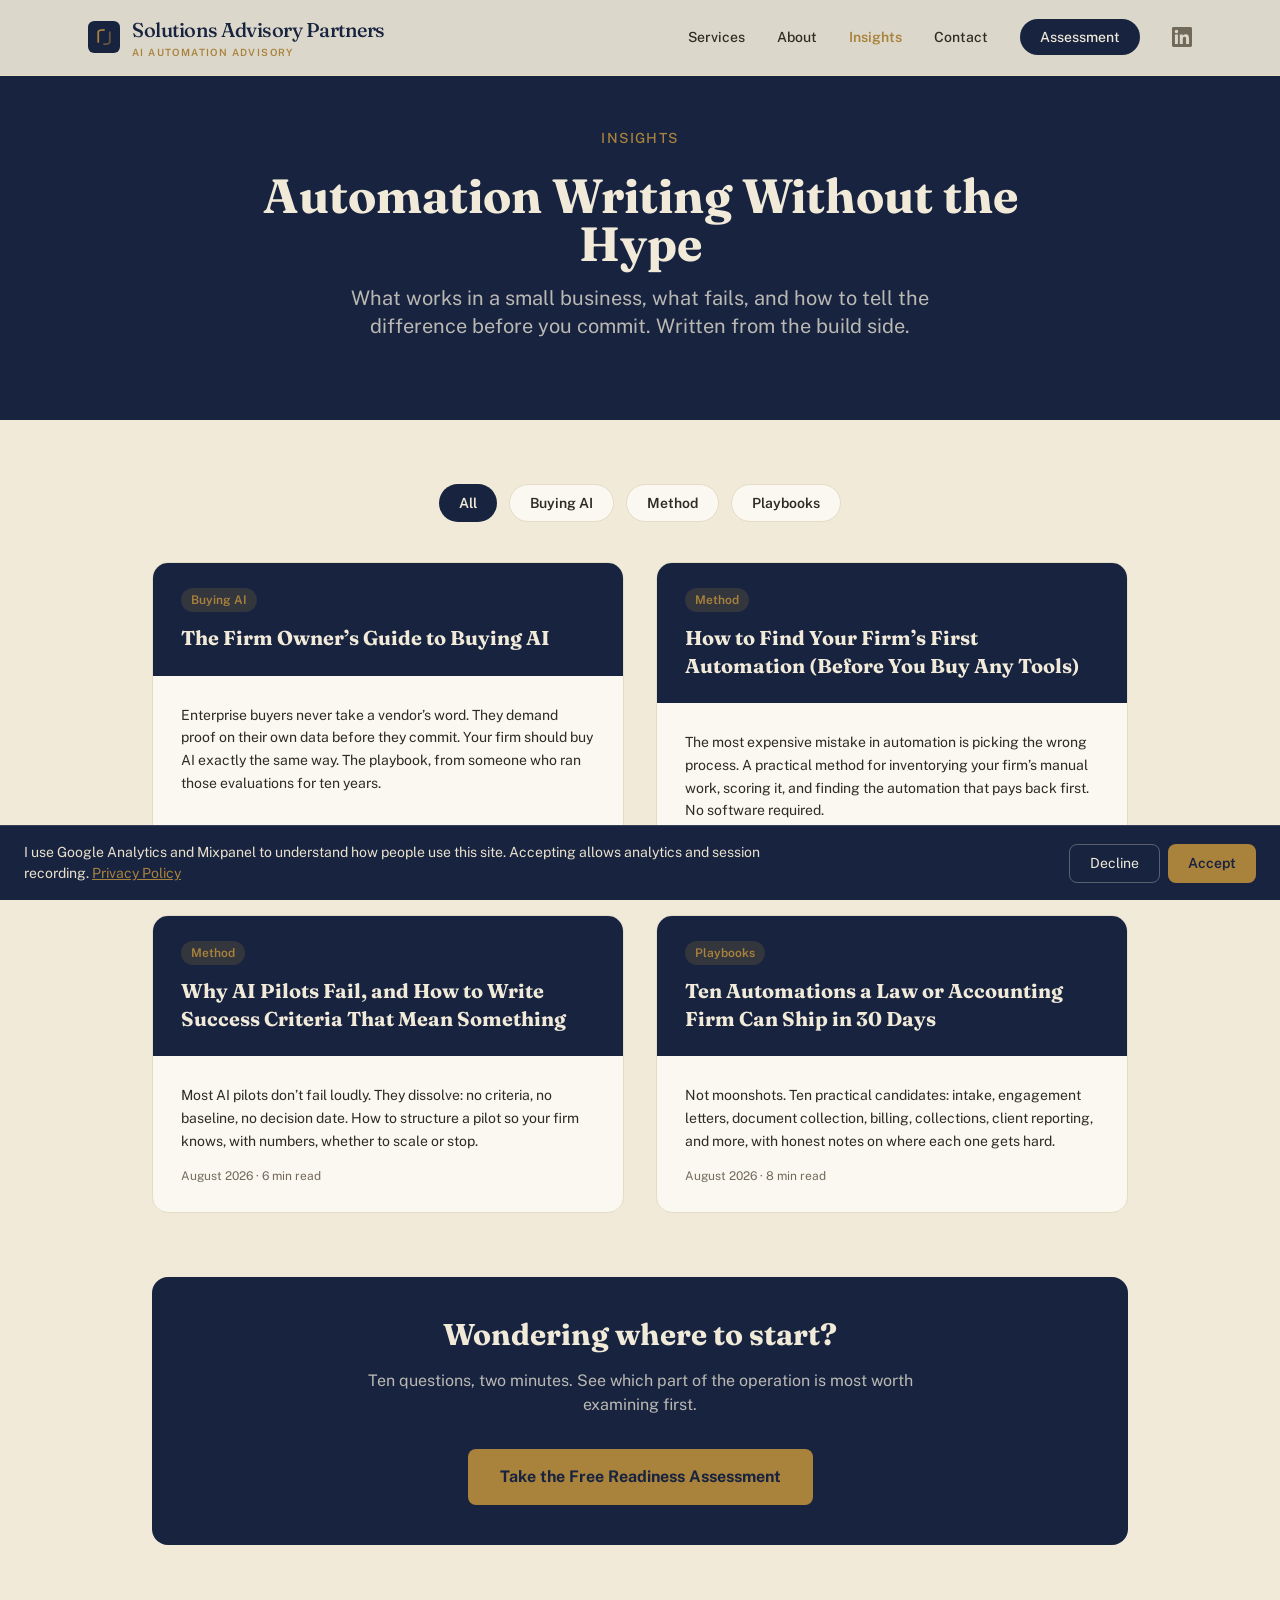
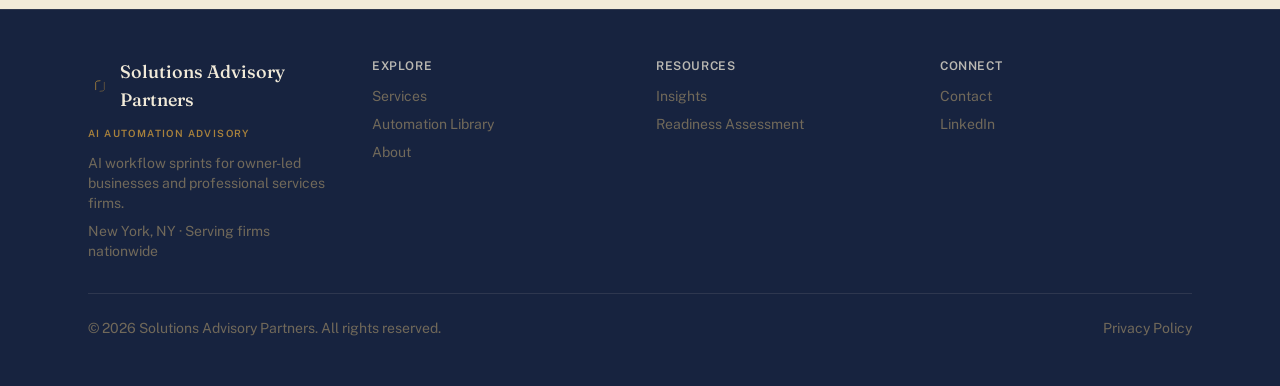
<file: insights.html>
<!DOCTYPE html>
<html lang="en" class="scroll-smooth">
<head>
    <script src="consent.js"></script>
    <script src="analytics.js" defer></script>
    <meta charset="UTF-8">
    <meta name="viewport" content="width=device-width, initial-scale=1.0">
    <title>Insights | Solutions Advisory Partners</title>
    <meta name="description" content="Practical writing on AI automation for owner-led businesses: finding the right workflow, buying well, writing success criteria, and shipping useful systems.">
    <link rel="icon" type="image/svg+xml" href="assets/favicon.svg">
    <link rel="stylesheet" href="assets/tailwind.css">
    <link href="https://fonts.googleapis.com/css2?family=Fraunces:ital,opsz,wght@0,9..144,400;0,9..144,500;0,9..144,600;1,9..144,500&family=Public+Sans:wght@400;500;600;700&display=swap" rel="stylesheet">
    <style>
        body { font-family: 'Public Sans', sans-serif; }
        h1, h2, h3 { font-family: 'Fraunces', serif; }
        .hero-pattern {
            background-color: #17233F;
        }
    </style>
    <link rel="canonical" href="https://www.solutionsadvisorypartners.com/insights.html">
    <meta property="og:type" content="website">
    <meta property="og:title" content="Insights | Solutions Advisory Partners">
    <meta property="og:description" content="Practical writing on AI automation for owner-led businesses.">
    <meta property="og:url" content="https://www.solutionsadvisorypartners.com/insights.html">
    <meta property="og:site_name" content="Solutions Advisory Partners">
    <meta property="og:image" content="https://www.solutionsadvisorypartners.com/assets/og-default.png">
    <meta name="twitter:card" content="summary_large_image">
    <meta name="twitter:title" content="Insights | Solutions Advisory Partners">
    <meta name="twitter:description" content="Practical writing on AI automation for owner-led businesses.">
</head>
<body class="bg-brand-paper text-brand-text antialiased">

    <nav class="fixed w-full z-50 bg-brand-paper/90 backdrop-blur-md border-b border-brand-rule">
        <div class="max-w-6xl mx-auto px-6 py-4 flex justify-between items-center">
            <a href="index.html" class="flex items-center gap-3 text-brand-ink">
                <svg class="w-8 h-8 shrink-0" viewBox="0 0 72 72" fill="none" aria-hidden="true"><rect width="72" height="72" rx="14" fill="#17233F"/><path d="M23 47 L23 25 Q23 20 36 20" stroke="#A9823C" stroke-width="4" stroke-linecap="round"/><path d="M49 25 L49 47 Q49 52 36 52" stroke="#A9823C" stroke-width="4" stroke-linecap="round" opacity="0.55"/></svg>
                <span class="leading-tight">
                    <span class="block font-display text-lg md:text-xl font-medium tracking-tight">Solutions Advisory Partners</span>
                    <span class="block text-[10px] font-semibold uppercase tracking-[0.14em] text-brand-brass mt-0.5">AI Automation Advisory</span>
                </span>
            </a>
            <div class="hidden md:flex items-center space-x-8 text-sm font-medium text-brand-text">
                <a href="services.html" class="hover:text-brand-brass transition">Services</a>
                <a href="about.html" class="hover:text-brand-brass transition">About</a>
                <a href="insights.html" class="text-brand-brass font-semibold">Insights</a>
                <a href="contact.html" class="hover:text-brand-brass transition">Contact</a>
                <a href="assessment.html" class="px-5 py-2 bg-brand-ink text-brand-paper rounded-full hover:bg-brand-inkHover transition">Assessment</a>
                <a href="https://www.linkedin.com/company/solutions-engineering-advisory/" target="_blank" rel="noopener noreferrer" class="text-brand-muted hover:text-[#0A66C2] transition" aria-label="LinkedIn">
                    <svg class="w-5 h-5" fill="currentColor" viewBox="0 0 24 24"><path d="M20.447 20.452h-3.554v-5.569c0-1.328-.027-3.037-1.852-3.037-1.853 0-2.136 1.445-2.136 2.939v5.667H9.351V9h3.414v1.561h.046c.477-.9 1.637-1.85 3.37-1.85 3.601 0 4.267 2.37 4.267 5.455v6.286zM5.337 7.433c-1.144 0-2.063-.926-2.063-2.065 0-1.138.92-2.063 2.063-2.063 1.14 0 2.064.925 2.064 2.063 0 1.139-.925 2.065-2.064 2.065zm1.782 13.019H3.555V9h3.564v11.452zM22.225 0H1.771C.792 0 0 .774 0 1.729v20.542C0 23.227.792 24 1.771 24h20.451C23.2 24 24 23.227 24 22.271V1.729C24 .774 23.2 0 22.222 0h.003z"/></svg>
                </a>
            </div>
            <button id="mobileMenuBtn" class="md:hidden p-2 text-brand-text hover:text-brand-brass transition" aria-label="Toggle menu" aria-expanded="false">
                <svg id="iconHam" class="w-6 h-6" fill="none" stroke="currentColor" viewBox="0 0 24 24"><path stroke-linecap="round" stroke-linejoin="round" stroke-width="2" d="M4 6h16M4 12h16M4 18h16"/></svg>
                <svg id="iconX" class="w-6 h-6 hidden" fill="none" stroke="currentColor" viewBox="0 0 24 24"><path stroke-linecap="round" stroke-linejoin="round" stroke-width="2" d="M6 18L18 6M6 6l12 12"/></svg>
            </button>
        </div>
        <div id="mobileMenu" class="hidden md:hidden border-t border-brand-rule">
            <div class="px-6 py-4 flex flex-col space-y-1">
                <a href="services.html" class="block px-3 py-3 rounded-lg text-base font-medium text-brand-text hover:bg-brand-paperMuted transition">Services</a>
                <a href="about.html" class="block px-3 py-3 rounded-lg text-base font-medium text-brand-text hover:bg-brand-paperMuted transition">About</a>
                <a href="insights.html" class="block px-3 py-3 rounded-lg text-base font-medium text-brand-brass hover:bg-brand-paperMuted transition">Insights</a>
                <a href="contact.html" class="block px-3 py-3 rounded-lg text-base font-medium text-brand-text hover:bg-brand-paperMuted transition">Contact</a>
                <a href="assessment.html" class="block mt-2 px-3 py-3 bg-brand-ink text-brand-paper text-base font-bold text-center rounded-lg hover:bg-brand-inkHover transition">Assessment</a>
            </div>
        </div>
    </nav>
    <script>
    (function(){var b=document.getElementById('mobileMenuBtn'),m=document.getElementById('mobileMenu'),h=document.getElementById('iconHam'),x=document.getElementById('iconX');if(!b||!m)return;b.addEventListener('click',function(){m.classList.toggle('hidden');h.classList.toggle('hidden');x.classList.toggle('hidden');b.setAttribute('aria-expanded',m.classList.contains('hidden')?'false':'true');});m.querySelectorAll('a').forEach(function(a){a.addEventListener('click',function(){m.classList.add('hidden');h.classList.remove('hidden');x.classList.add('hidden');b.setAttribute('aria-expanded','false');});});})();
    </script>

    <!-- HERO -->
    <section class="hero-pattern text-brand-paper py-20 pt-32">
        <div class="max-w-4xl mx-auto px-6 text-center">
            <p class="text-brand-brass font-medium text-sm uppercase tracking-widest mb-6">Insights</p>
            <h1 class="text-4xl md:text-5xl font-bold leading-tight mb-4">Automation Writing Without the Hype</h1>
            <p class="text-lg md:text-xl text-brand-paper/75 leading-relaxed max-w-2xl mx-auto">
                What works in a small business, what fails, and how to tell the difference before you commit. Written from the build side.
            </p>
        </div>
    </section>

    <!-- FILTERS + ARTICLES -->
    <section class="py-16 bg-brand-paper">
        <div class="max-w-5xl mx-auto px-6">
            <div id="topicFilters" class="flex flex-wrap gap-3 mb-10 justify-center">
                <button class="filter-btn px-5 py-2 rounded-full text-sm font-semibold bg-brand-ink text-brand-paper transition" data-filter="all">All</button>
                <button class="filter-btn px-5 py-2 rounded-full text-sm font-semibold bg-brand-card text-brand-text border border-brand-rule hover:border-brand-brass transition" data-filter="buying">Buying AI</button>
                <button class="filter-btn px-5 py-2 rounded-full text-sm font-semibold bg-brand-card text-brand-text border border-brand-rule hover:border-brand-brass transition" data-filter="method">Method</button>
                <button class="filter-btn px-5 py-2 rounded-full text-sm font-semibold bg-brand-card text-brand-text border border-brand-rule hover:border-brand-brass transition" data-filter="playbooks">Playbooks</button>
            </div>

            <div id="articleGrid" class="grid md:grid-cols-2 gap-8">

                <a href="insights/firm-owners-guide-to-buying-ai.html" data-topic="buying" class="article-card group bg-brand-card rounded-2xl border border-brand-rule overflow-hidden hover:shadow-lg transition flex flex-col">
                    <div class="bg-brand-ink px-7 py-6">
                        <span class="inline-block text-xs font-semibold px-2.5 py-1 bg-brand-brass/20 text-brand-brass rounded-full mb-3">Buying AI</span>
                        <h2 class="text-xl font-bold text-brand-paper leading-snug group-hover:text-brand-brass transition">The Firm Owner&rsquo;s Guide to Buying AI</h2>
                    </div>
                    <div class="p-7 flex flex-col flex-grow">
                        <p class="text-brand-text text-sm leading-relaxed mb-4 flex-grow">Enterprise buyers never take a vendor&rsquo;s word. They demand proof on their own data before they commit. Your firm should buy AI exactly the same way. The playbook, from someone who ran those evaluations for ten years.</p>
                        <p class="text-xs text-brand-muted">August 2026 &middot; 6 min read</p>
                    </div>
                </a>

                <a href="insights/how-to-find-your-first-automation.html" data-topic="method" class="article-card group bg-brand-card rounded-2xl border border-brand-rule overflow-hidden hover:shadow-lg transition flex flex-col">
                    <div class="bg-brand-ink px-7 py-6">
                        <span class="inline-block text-xs font-semibold px-2.5 py-1 bg-brand-brass/20 text-brand-brass rounded-full mb-3">Method</span>
                        <h2 class="text-xl font-bold text-brand-paper leading-snug group-hover:text-brand-brass transition">How to Find Your Firm&rsquo;s First Automation (Before You Buy Any Tools)</h2>
                    </div>
                    <div class="p-7 flex flex-col flex-grow">
                        <p class="text-brand-text text-sm leading-relaxed mb-4 flex-grow">The most expensive mistake in automation is picking the wrong process. A practical method for inventorying your firm&rsquo;s manual work, scoring it, and finding the automation that pays back first. No software required.</p>
                        <p class="text-xs text-brand-muted">August 2026 &middot; 7 min read</p>
                    </div>
                </a>

                <a href="insights/why-ai-pilots-fail.html" data-topic="method" class="article-card group bg-brand-card rounded-2xl border border-brand-rule overflow-hidden hover:shadow-lg transition flex flex-col">
                    <div class="bg-brand-ink px-7 py-6">
                        <span class="inline-block text-xs font-semibold px-2.5 py-1 bg-brand-brass/20 text-brand-brass rounded-full mb-3">Method</span>
                        <h2 class="text-xl font-bold text-brand-paper leading-snug group-hover:text-brand-brass transition">Why AI Pilots Fail, and How to Write Success Criteria That Mean Something</h2>
                    </div>
                    <div class="p-7 flex flex-col flex-grow">
                        <p class="text-brand-text text-sm leading-relaxed mb-4 flex-grow">Most AI pilots don&rsquo;t fail loudly. They dissolve: no criteria, no baseline, no decision date. How to structure a pilot so your firm knows, with numbers, whether to scale or stop.</p>
                        <p class="text-xs text-brand-muted">August 2026 &middot; 6 min read</p>
                    </div>
                </a>

                <a href="insights/ten-automations-for-professional-services.html" data-topic="playbooks" class="article-card group bg-brand-card rounded-2xl border border-brand-rule overflow-hidden hover:shadow-lg transition flex flex-col">
                    <div class="bg-brand-ink px-7 py-6">
                        <span class="inline-block text-xs font-semibold px-2.5 py-1 bg-brand-brass/20 text-brand-brass rounded-full mb-3">Playbooks</span>
                        <h2 class="text-xl font-bold text-brand-paper leading-snug group-hover:text-brand-brass transition">Ten Automations a Law or Accounting Firm Can Ship in 30 Days</h2>
                    </div>
                    <div class="p-7 flex flex-col flex-grow">
                        <p class="text-brand-text text-sm leading-relaxed mb-4 flex-grow">Not moonshots. Ten practical candidates: intake, engagement letters, document collection, billing, collections, client reporting, and more, with honest notes on where each one gets hard.</p>
                        <p class="text-xs text-brand-muted">August 2026 &middot; 8 min read</p>
                    </div>
                </a>

            </div>

            <!-- Assessment CTA -->
            <div class="mt-16 bg-brand-ink rounded-2xl p-10 text-center">
                <h2 class="text-2xl md:text-3xl font-bold text-brand-paper mb-4">Wondering where to start?</h2>
                <p class="text-brand-paper/75 mb-8 max-w-xl mx-auto">Ten questions, two minutes. See which part of the operation is most worth examining first.</p>
                <a href="assessment.html" class="inline-block px-8 py-4 bg-brand-brass text-brand-ink font-bold rounded-lg hover:bg-brand-card transition">Take the Free Readiness Assessment</a>
            </div>
        </div>
    </section>

    <footer class="bg-brand-ink text-brand-muted py-12 border-t border-brand-paper/10">
        <div class="max-w-6xl mx-auto px-6">
            <div class="grid grid-cols-2 md:grid-cols-4 gap-8 mb-8">
                <div>
                    <div class="flex items-center gap-2 mb-3">
                        <svg class="w-6 h-6 shrink-0 text-brand-brass" viewBox="0 0 72 72" fill="none" aria-hidden="true"><path d="M23 47 L23 25 Q23 20 36 20" stroke="currentColor" stroke-width="2.5" stroke-linecap="round"/><path d="M49 25 L49 47 Q49 52 36 52" stroke="currentColor" stroke-width="2.5" stroke-linecap="round" opacity="0.55"/></svg>
                        <span class="text-brand-paper font-display text-lg font-medium">Solutions Advisory Partners</span>
                    </div>
                    <p class="text-[10px] font-semibold uppercase tracking-[0.14em] text-brand-brass mb-3">AI Automation Advisory</p>
                    <p class="text-sm">AI workflow sprints for owner-led businesses and professional services firms.</p>
                    <p class="text-sm mt-2">New York, NY &middot; Serving firms nationwide</p>
                </div>
                <div>
                    <p class="text-xs font-semibold text-brand-paper/75 uppercase tracking-wider mb-3">Explore</p>
                    <div class="space-y-2 text-sm">
                        <a href="services.html" class="block hover:text-brand-brass transition">Services</a>
                        <a href="services.html#automations" class="block hover:text-brand-brass transition">Automation Library</a>
                        <a href="about.html" class="block hover:text-brand-brass transition">About</a>
                    </div>
                </div>
                <div>
                    <p class="text-xs font-semibold text-brand-paper/75 uppercase tracking-wider mb-3">Resources</p>
                    <div class="space-y-2 text-sm">
                        <a href="insights.html" class="block hover:text-brand-brass transition">Insights</a>
                        <a href="assessment.html" class="block hover:text-brand-brass transition">Readiness Assessment</a>
                    </div>
                </div>
                <div>
                    <p class="text-xs font-semibold text-brand-paper/75 uppercase tracking-wider mb-3">Connect</p>
                    <div class="space-y-2 text-sm">
                        <a href="contact.html" class="block hover:text-brand-brass transition">Contact</a>
                        <a href="https://www.linkedin.com/company/solutions-engineering-advisory/" target="_blank" rel="noopener noreferrer" class="block hover:text-brand-brass transition">LinkedIn</a>
                    </div>
                </div>
            </div>
            <div class="pt-6 border-t border-brand-paper/10 flex flex-col md:flex-row justify-between items-center gap-4 text-sm">
                <span>&copy; 2026 Solutions Advisory Partners. All rights reserved.</span>
                <a href="privacy.html" class="hover:text-brand-brass transition">Privacy Policy</a>
            </div>
        </div>
    </footer>

    <script>
    (function(){
        var filters = document.getElementById('topicFilters');
        if (!filters) return;
        var activeCls = ['bg-brand-ink','text-brand-paper'];
        var idleCls = ['bg-brand-card','text-brand-text','border','border-brand-rule','hover:border-brand-brass'];
        filters.addEventListener('click', function(e){
            var btn = e.target.closest('.filter-btn');
            if (!btn) return;
            var f = btn.getAttribute('data-filter');
            filters.querySelectorAll('.filter-btn').forEach(function(b){
                b.classList.remove.apply(b.classList, activeCls);
                b.classList.remove.apply(b.classList, idleCls);
                if (b === btn) { b.classList.add.apply(b.classList, activeCls); }
                else { b.classList.add.apply(b.classList, idleCls); }
            });
            document.querySelectorAll('.article-card').forEach(function(card){
                var show = f === 'all' || card.getAttribute('data-topic') === f;
                card.style.display = show ? '' : 'none';
            });
        });
    })();
    </script>
</body>
</html>
</file>
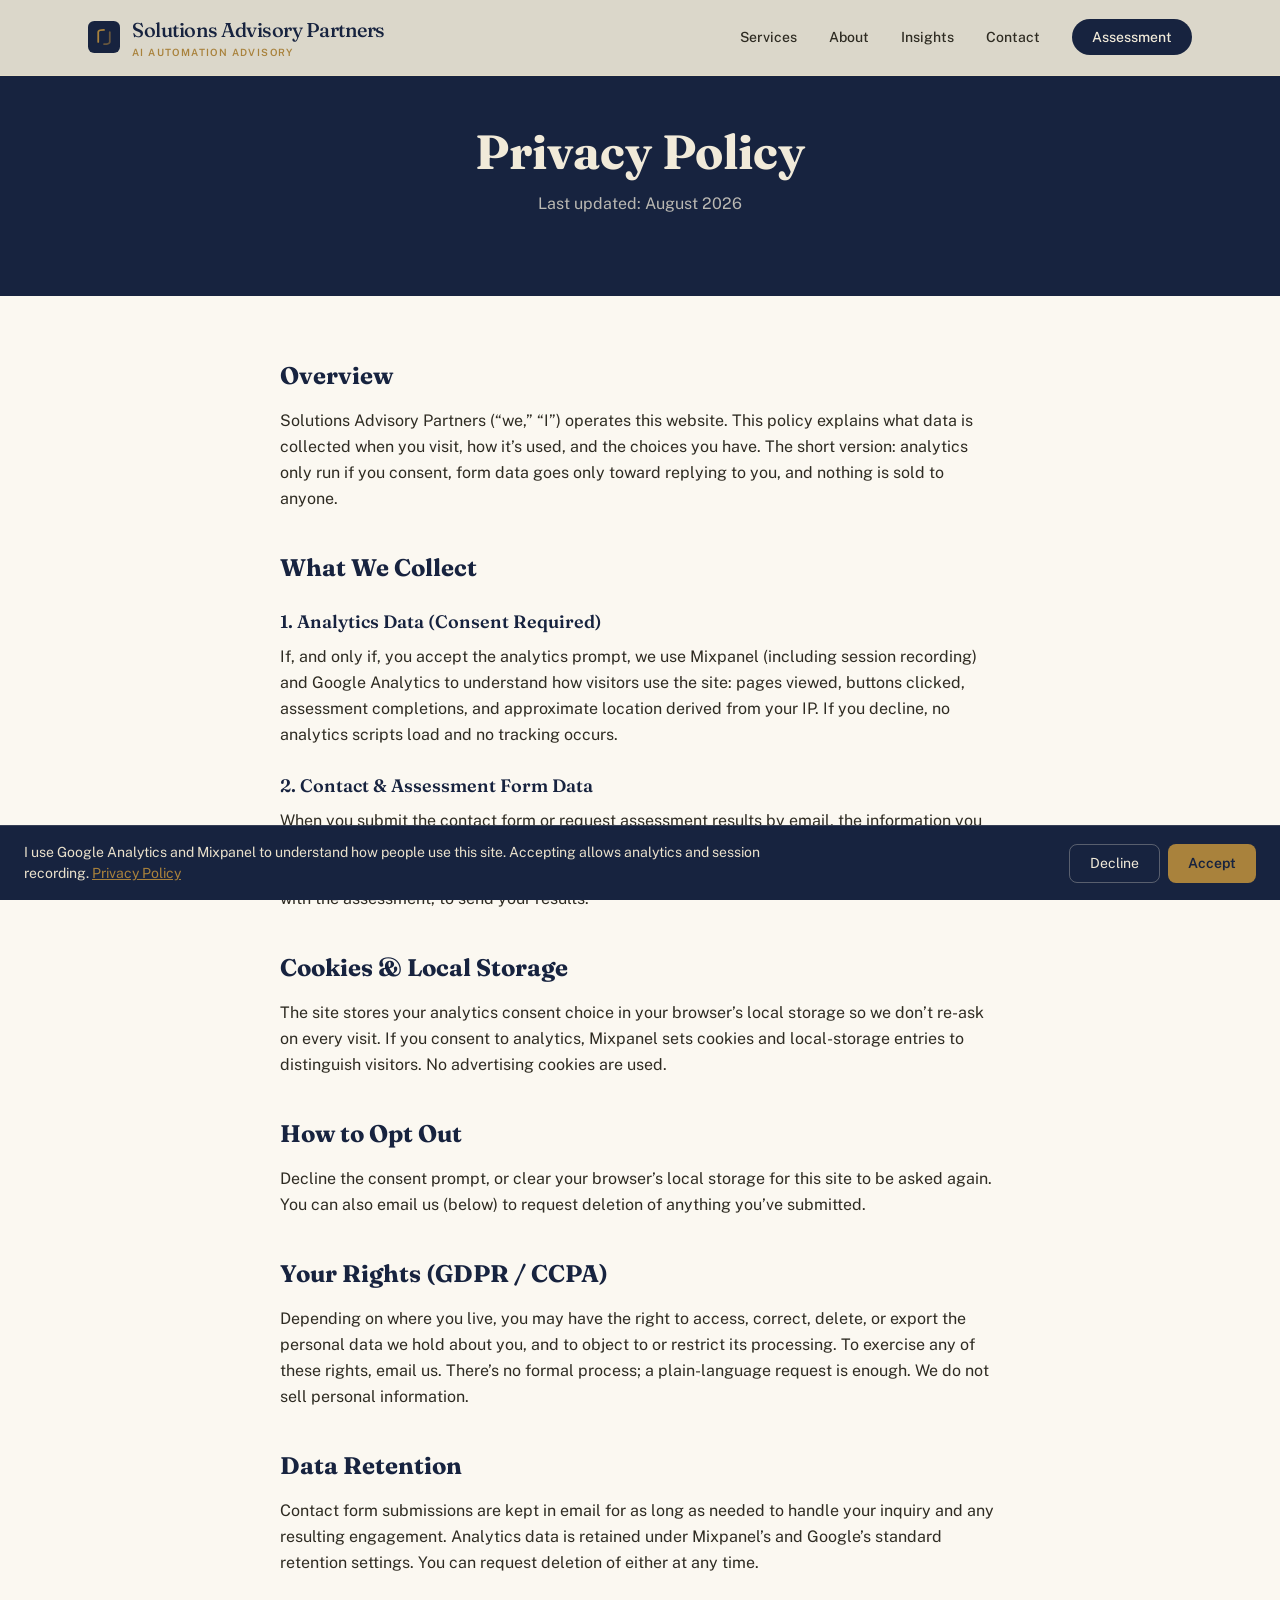
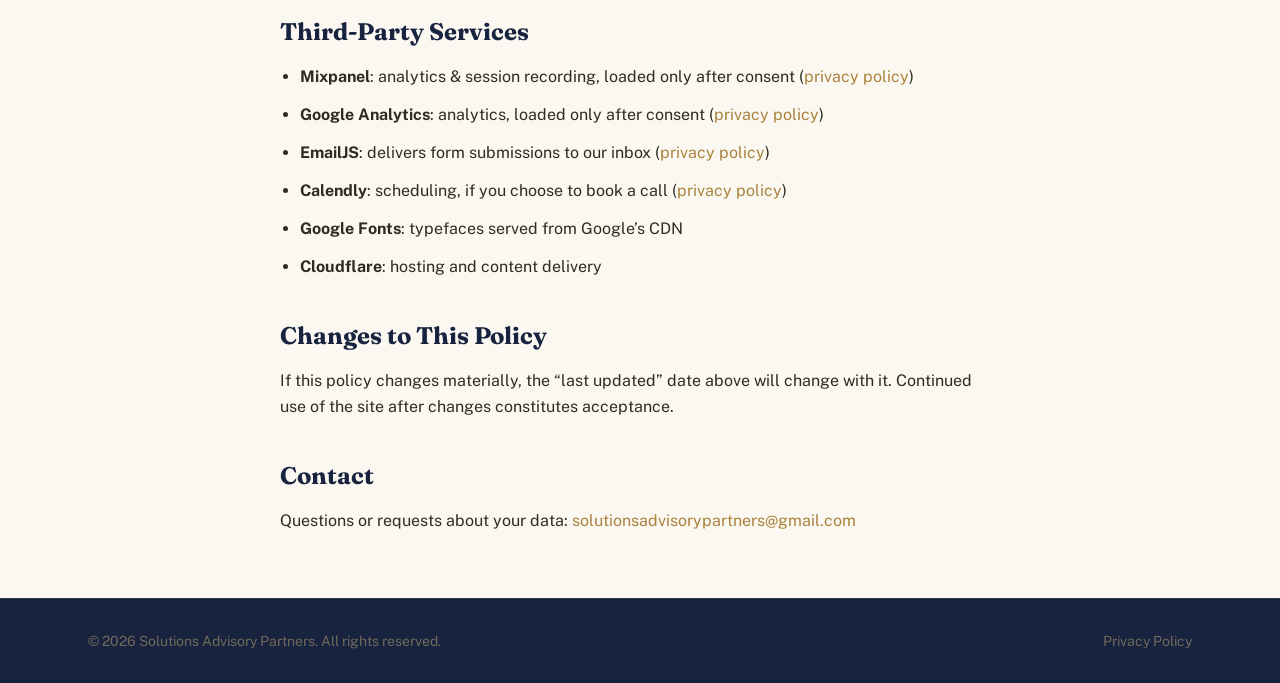
<file: privacy.html>
<!DOCTYPE html>
<html lang="en" class="scroll-smooth">
<head>
    <script src="consent.js"></script>
    <script src="analytics.js" defer></script>
    <meta charset="UTF-8">
    <meta name="viewport" content="width=device-width, initial-scale=1.0">
    <title>Privacy Policy | Solutions Advisory Partners</title>
    <meta name="description" content="How Solutions Advisory Partners collects, uses, and protects your data: consent-gated analytics, contact form handling, cookies, retention, and your GDPR/CCPA rights.">
    <link rel="icon" type="image/svg+xml" href="assets/favicon.svg">
    <link rel="stylesheet" href="assets/tailwind.css">
    <link href="https://fonts.googleapis.com/css2?family=Fraunces:ital,opsz,wght@0,9..144,400;0,9..144,500;0,9..144,600;1,9..144,500&family=Public+Sans:wght@400;500;600;700&display=swap" rel="stylesheet">
    <style>
        body { font-family: 'Public Sans', sans-serif; }
        h1, h2, h3 { font-family: 'Fraunces', serif; }
        .hero-pattern {
            background-color: #17233F;
        }
    </style>
    <link rel="canonical" href="https://www.solutionsadvisorypartners.com/privacy.html">
    <meta name="robots" content="noindex">
</head>
<body class="bg-brand-paper text-brand-text antialiased">

    <nav class="fixed w-full z-50 bg-brand-paper/90 backdrop-blur-md border-b border-brand-rule">
        <div class="max-w-6xl mx-auto px-6 py-4 flex justify-between items-center">
            <a href="index.html" class="flex items-center gap-3 text-brand-ink">
                <svg class="w-8 h-8 shrink-0" viewBox="0 0 72 72" fill="none" aria-hidden="true"><rect width="72" height="72" rx="14" fill="#17233F"/><path d="M23 47 L23 25 Q23 20 36 20" stroke="#A9823C" stroke-width="4" stroke-linecap="round"/><path d="M49 25 L49 47 Q49 52 36 52" stroke="#A9823C" stroke-width="4" stroke-linecap="round" opacity="0.55"/></svg>
                <span class="leading-tight">
                    <span class="block font-display text-lg md:text-xl font-medium tracking-tight">Solutions Advisory Partners</span>
                    <span class="block text-[10px] font-semibold uppercase tracking-[0.14em] text-brand-brass mt-0.5">AI Automation Advisory</span>
                </span>
            </a>
            <div class="hidden md:flex items-center space-x-8 text-sm font-medium text-brand-text">
                <a href="services.html" class="hover:text-brand-brass transition">Services</a>
                <a href="about.html" class="hover:text-brand-brass transition">About</a>
                <a href="insights.html" class="hover:text-brand-brass transition">Insights</a>
                <a href="contact.html" class="hover:text-brand-brass transition">Contact</a>
                <a href="assessment.html" class="px-5 py-2 bg-brand-ink text-brand-paper rounded-full hover:bg-brand-inkHover transition">Assessment</a>
            </div>
        </div>
    </nav>

    <section class="hero-pattern text-brand-paper py-20 pt-32">
        <div class="max-w-4xl mx-auto px-6 text-center">
            <h1 class="text-4xl md:text-5xl font-bold leading-tight mb-4">Privacy Policy</h1>
            <p class="text-brand-paper/75">Last updated: August 2026</p>
        </div>
    </section>

    <section class="py-16 bg-brand-card">
        <div class="max-w-3xl mx-auto px-6 space-y-10">
            <div>
                <h2 class="text-2xl font-bold text-brand-ink mb-4">Overview</h2>
                <p class="text-brand-text leading-relaxed">Solutions Advisory Partners (&ldquo;we,&rdquo; &ldquo;I&rdquo;) operates this website. This policy explains what data is collected when you visit, how it&rsquo;s used, and the choices you have. The short version: analytics only run if you consent, form data goes only toward replying to you, and nothing is sold to anyone.</p>
            </div>

            <div>
                <h2 class="text-2xl font-bold text-brand-ink mb-4">What We Collect</h2>
                <h3 class="text-lg font-semibold text-brand-ink mt-6 mb-2">1. Analytics Data (Consent Required)</h3>
                <p class="text-brand-text leading-relaxed mb-3">If, and only if, you accept the analytics prompt, we use Mixpanel (including session recording) and Google Analytics to understand how visitors use the site: pages viewed, buttons clicked, assessment completions, and approximate location derived from your IP. If you decline, no analytics scripts load and no tracking occurs.</p>
                <h3 class="text-lg font-semibold text-brand-ink mt-6 mb-2">2. Contact &amp; Assessment Form Data</h3>
                <p class="text-brand-text leading-relaxed">When you submit the contact form or request assessment results by email, the information you provide (name, email, business, role, team size, and your message or score) is sent to us via EmailJS so we can respond. It is used solely to reply to your inquiry and, where you&rsquo;ve engaged with the assessment, to send your results.</p>
            </div>

            <div>
                <h2 class="text-2xl font-bold text-brand-ink mb-4">Cookies &amp; Local Storage</h2>
                <p class="text-brand-text leading-relaxed">The site stores your analytics consent choice in your browser&rsquo;s local storage so we don&rsquo;t re-ask on every visit. If you consent to analytics, Mixpanel sets cookies and local-storage entries to distinguish visitors. No advertising cookies are used.</p>
            </div>

            <div>
                <h2 class="text-2xl font-bold text-brand-ink mb-4">How to Opt Out</h2>
                <p class="text-brand-text leading-relaxed">Decline the consent prompt, or clear your browser&rsquo;s local storage for this site to be asked again. You can also email us (below) to request deletion of anything you&rsquo;ve submitted.</p>
            </div>

            <div>
                <h2 class="text-2xl font-bold text-brand-ink mb-4">Your Rights (GDPR / CCPA)</h2>
                <p class="text-brand-text leading-relaxed">Depending on where you live, you may have the right to access, correct, delete, or export the personal data we hold about you, and to object to or restrict its processing. To exercise any of these rights, email us. There&rsquo;s no formal process; a plain-language request is enough. We do not sell personal information.</p>
            </div>

            <div>
                <h2 class="text-2xl font-bold text-brand-ink mb-4">Data Retention</h2>
                <p class="text-brand-text leading-relaxed">Contact form submissions are kept in email for as long as needed to handle your inquiry and any resulting engagement. Analytics data is retained under Mixpanel&rsquo;s and Google&rsquo;s standard retention settings. You can request deletion of either at any time.</p>
            </div>

            <div>
                <h2 class="text-2xl font-bold text-brand-ink mb-4">Third-Party Services</h2>
                <ul class="space-y-3 text-brand-text leading-relaxed list-disc pl-5">
                    <li><strong>Mixpanel</strong>: analytics &amp; session recording, loaded only after consent (<a href="https://mixpanel.com/legal/privacy-policy/" class="text-brand-brass hover:underline" target="_blank" rel="noopener noreferrer">privacy policy</a>)</li>
                    <li><strong>Google Analytics</strong>: analytics, loaded only after consent (<a href="https://policies.google.com/privacy" class="text-brand-brass hover:underline" target="_blank" rel="noopener noreferrer">privacy policy</a>)</li>
                    <li><strong>EmailJS</strong>: delivers form submissions to our inbox (<a href="https://www.emailjs.com/legal/privacy-policy/" class="text-brand-brass hover:underline" target="_blank" rel="noopener noreferrer">privacy policy</a>)</li>
                    <li><strong>Calendly</strong>: scheduling, if you choose to book a call (<a href="https://calendly.com/privacy" class="text-brand-brass hover:underline" target="_blank" rel="noopener noreferrer">privacy policy</a>)</li>
                    <li><strong>Google Fonts</strong>: typefaces served from Google&rsquo;s CDN</li>
                    <li><strong>Cloudflare</strong>: hosting and content delivery</li>
                </ul>
            </div>

            <div>
                <h2 class="text-2xl font-bold text-brand-ink mb-4">Changes to This Policy</h2>
                <p class="text-brand-text leading-relaxed">If this policy changes materially, the &ldquo;last updated&rdquo; date above will change with it. Continued use of the site after changes constitutes acceptance.</p>
            </div>

            <div>
                <h2 class="text-2xl font-bold text-brand-ink mb-4">Contact</h2>
                <p class="text-brand-text leading-relaxed">Questions or requests about your data: <a href="mailto:solutionsadvisorypartners@gmail.com" class="text-brand-brass hover:underline">solutionsadvisorypartners@gmail.com</a></p>
            </div>
        </div>
    </section>

    <footer class="bg-brand-ink text-brand-muted py-8 border-t border-brand-paper/10">
        <div class="max-w-6xl mx-auto px-6 flex flex-col md:flex-row justify-between items-center gap-4 text-sm">
            <span>&copy; 2026 Solutions Advisory Partners. All rights reserved.</span>
            <a href="privacy.html" class="hover:text-brand-brass transition">Privacy Policy</a>
        </div>
    </footer>
</body>
</html>
</file>
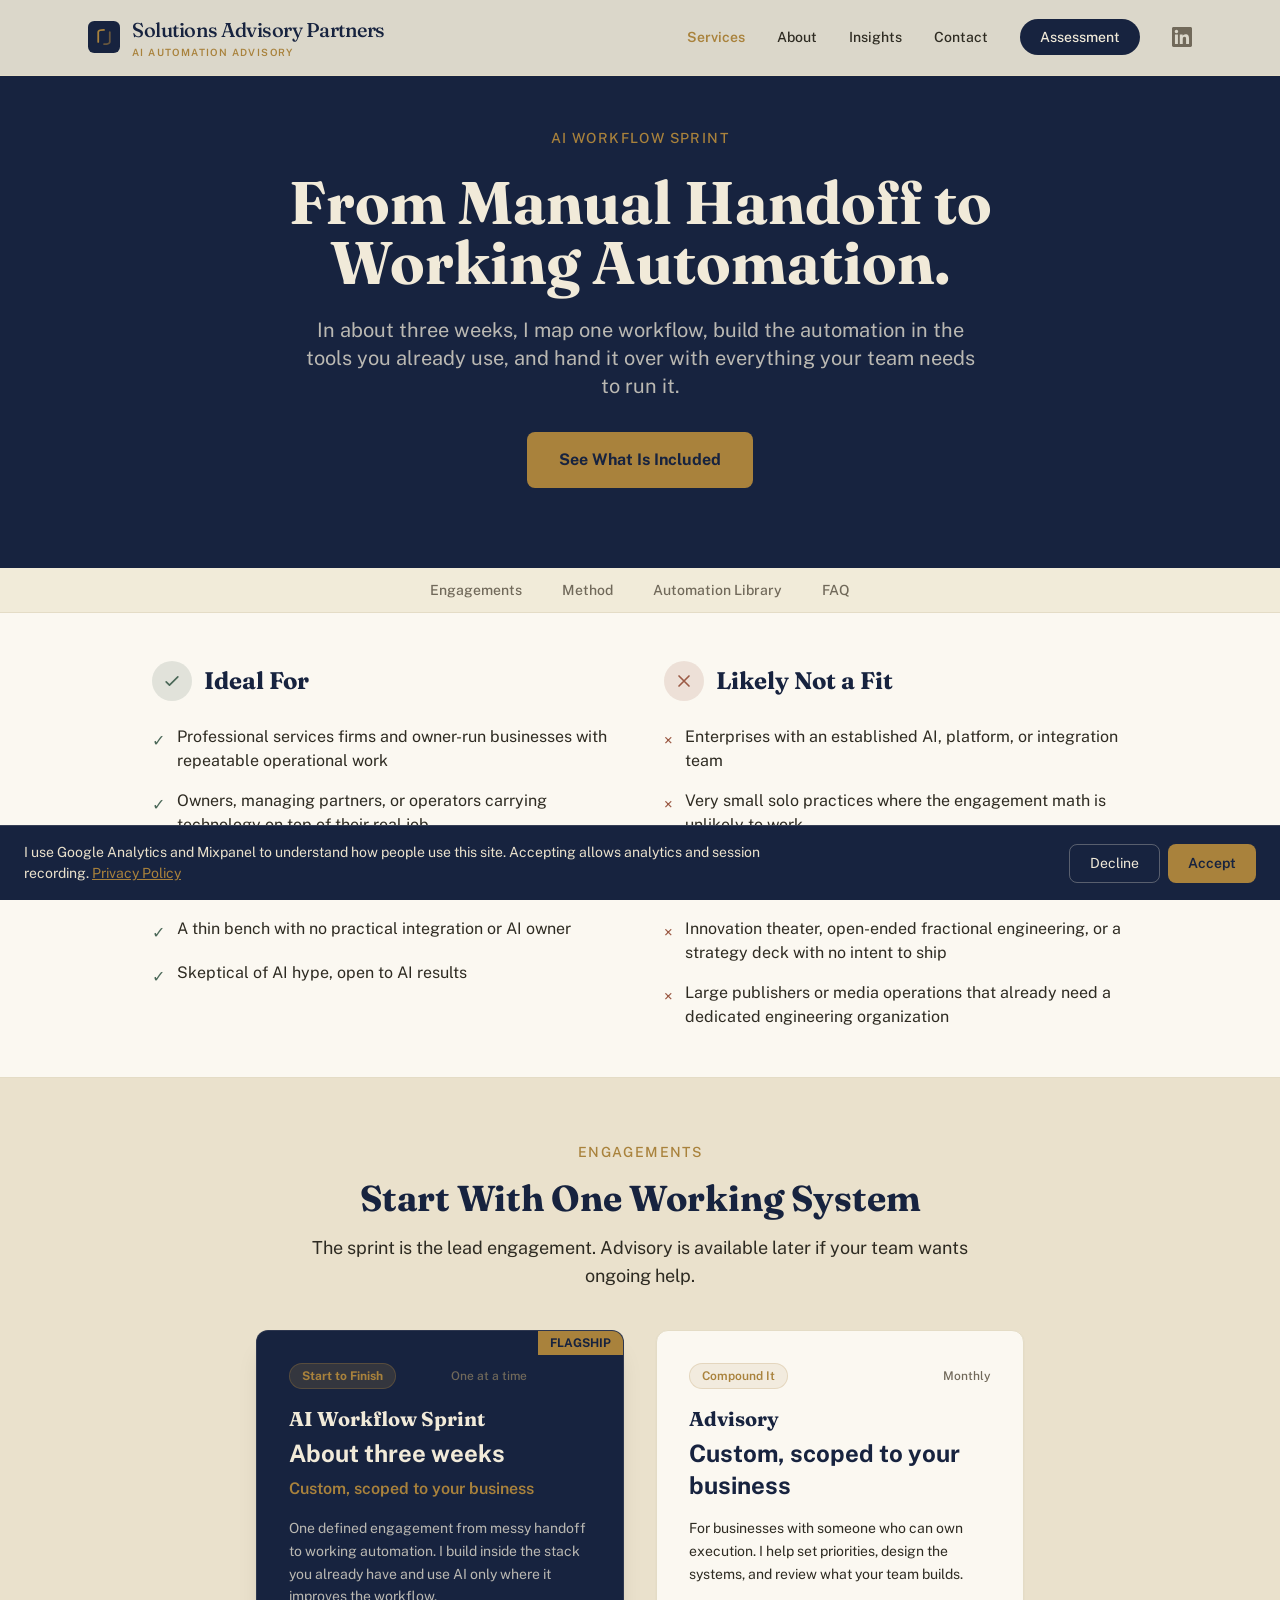
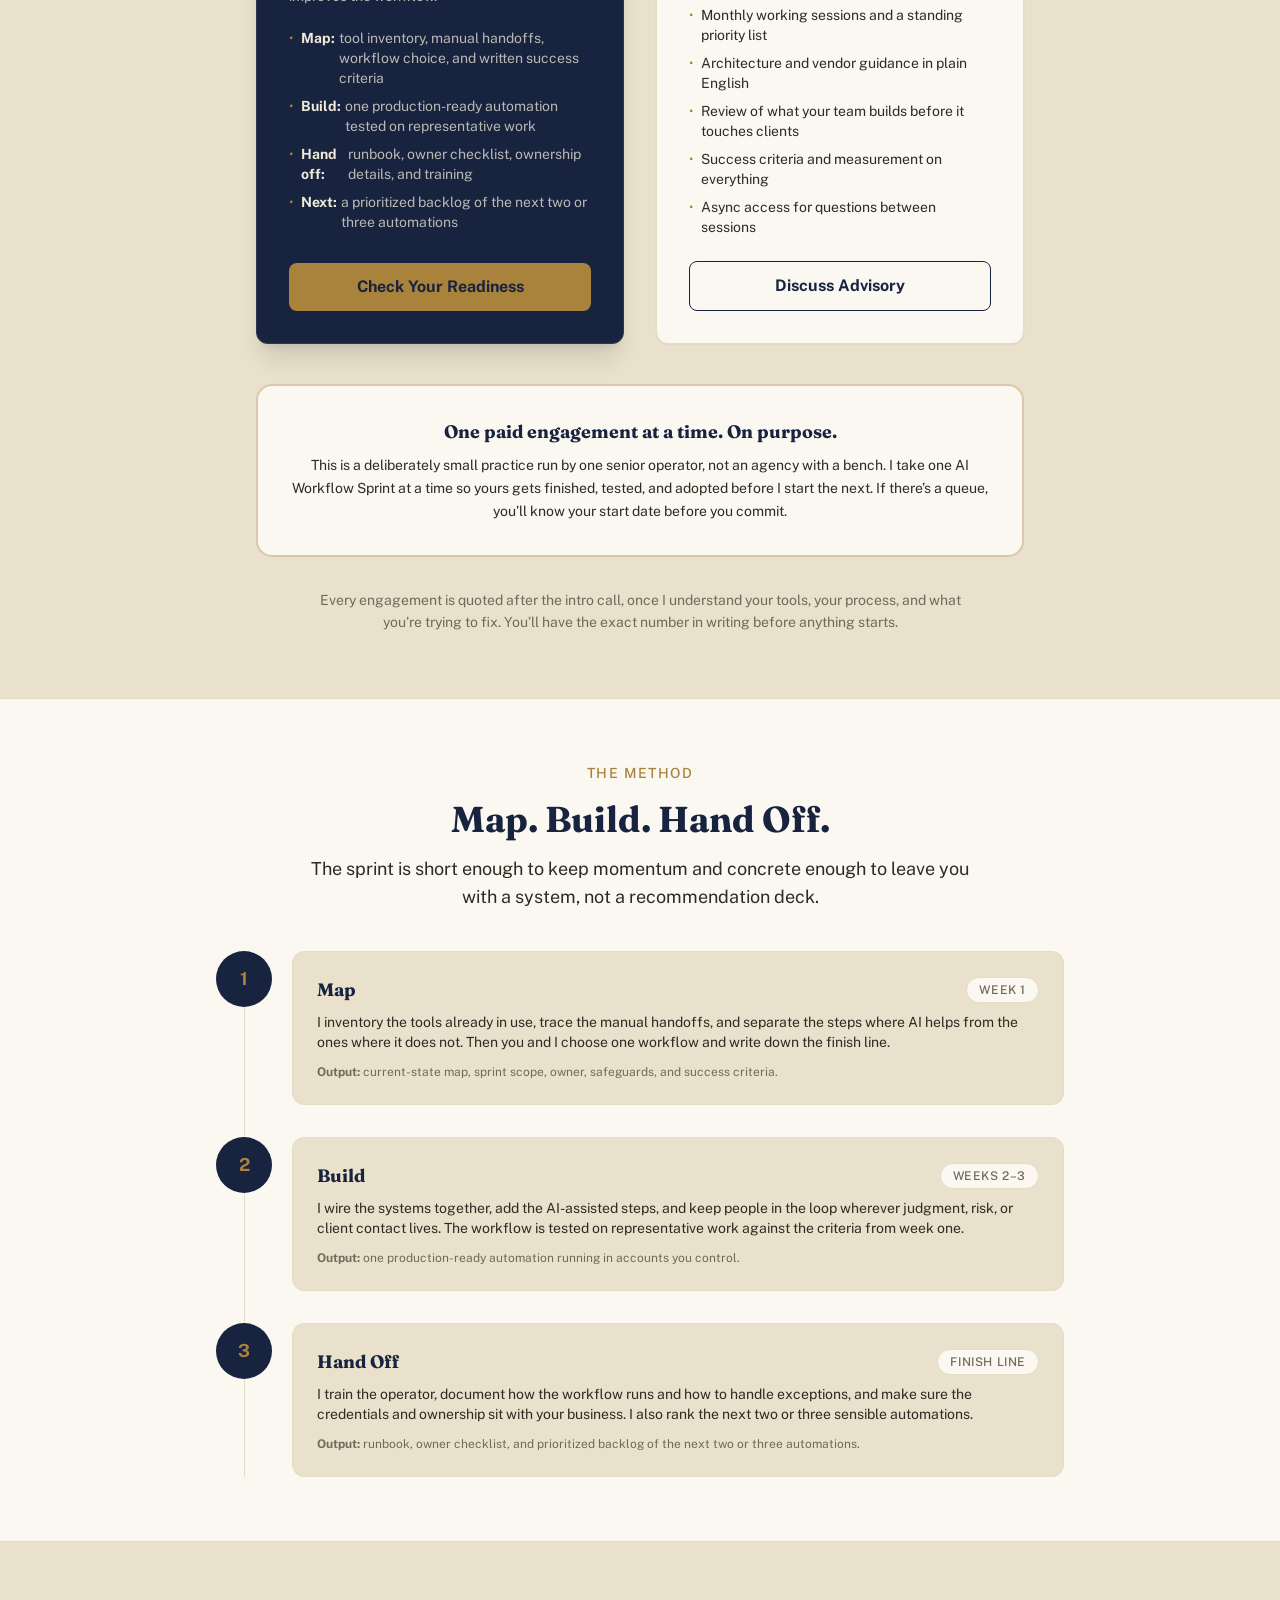
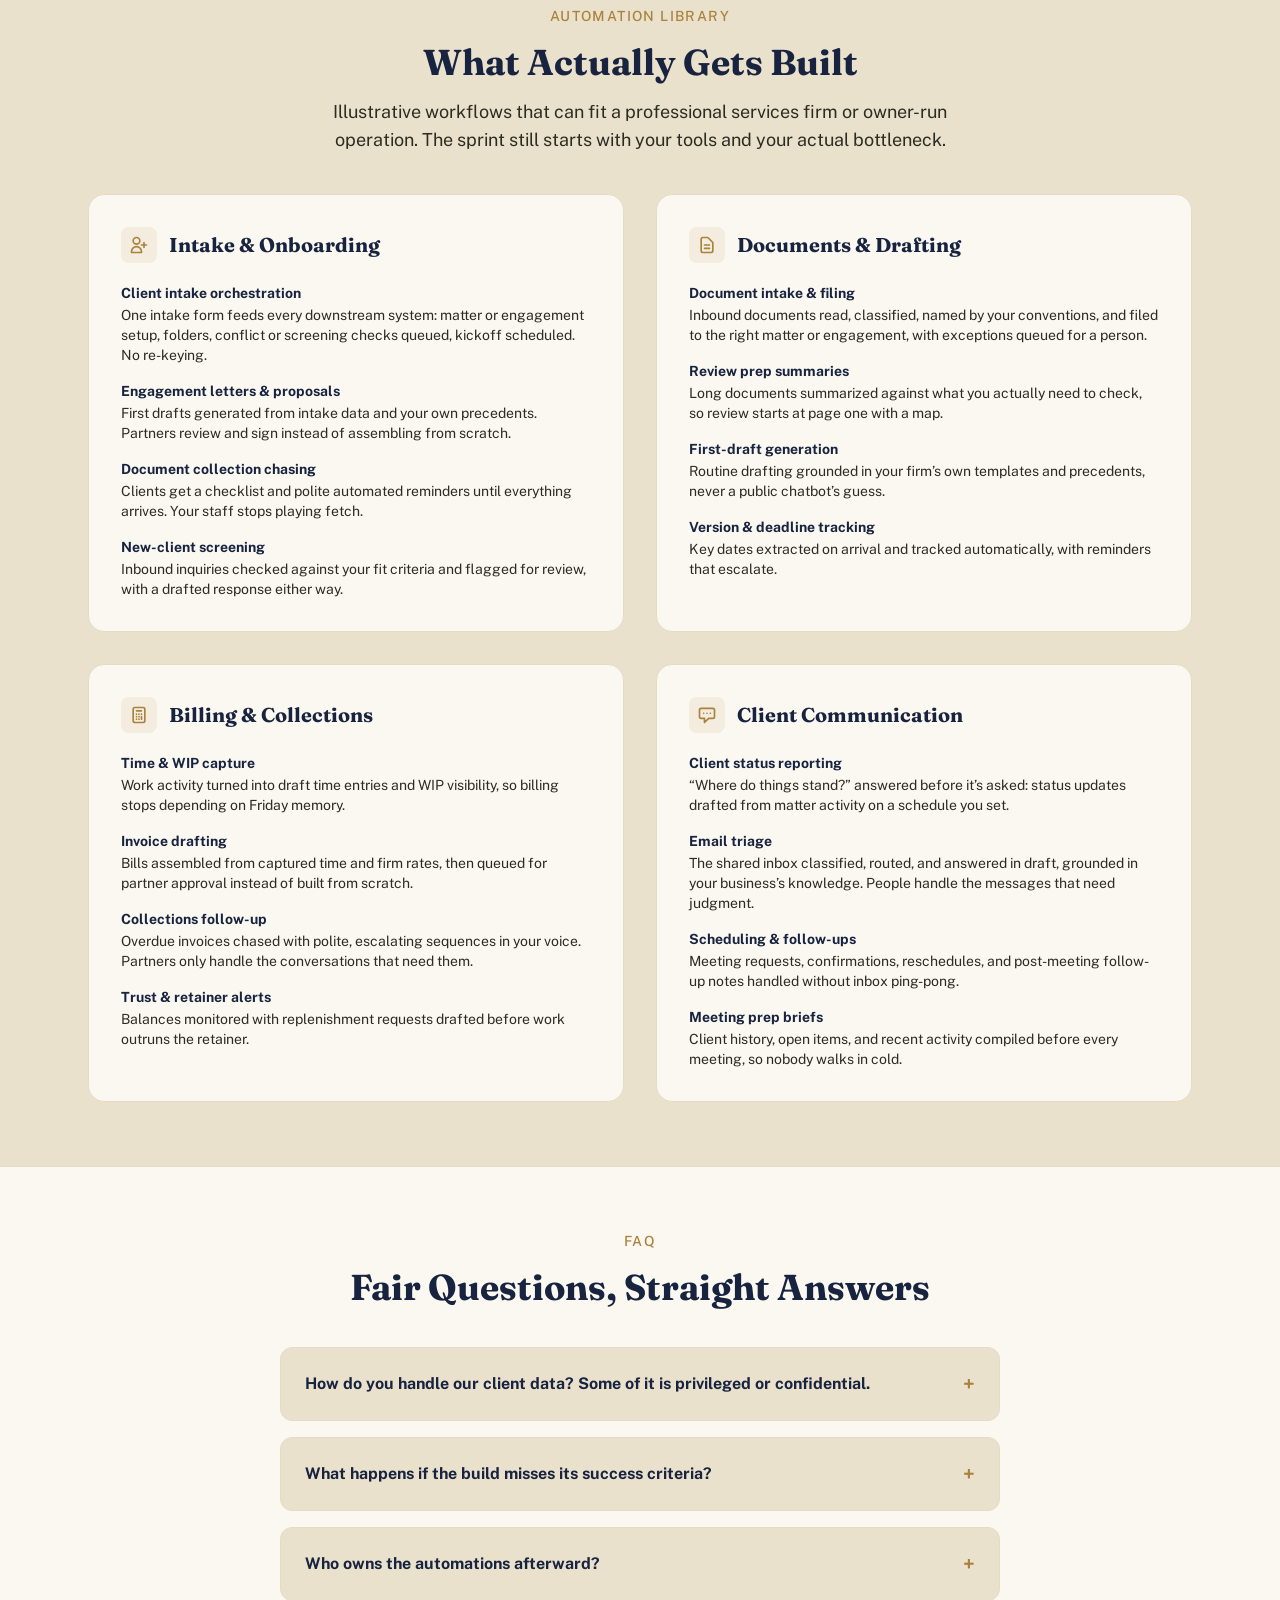
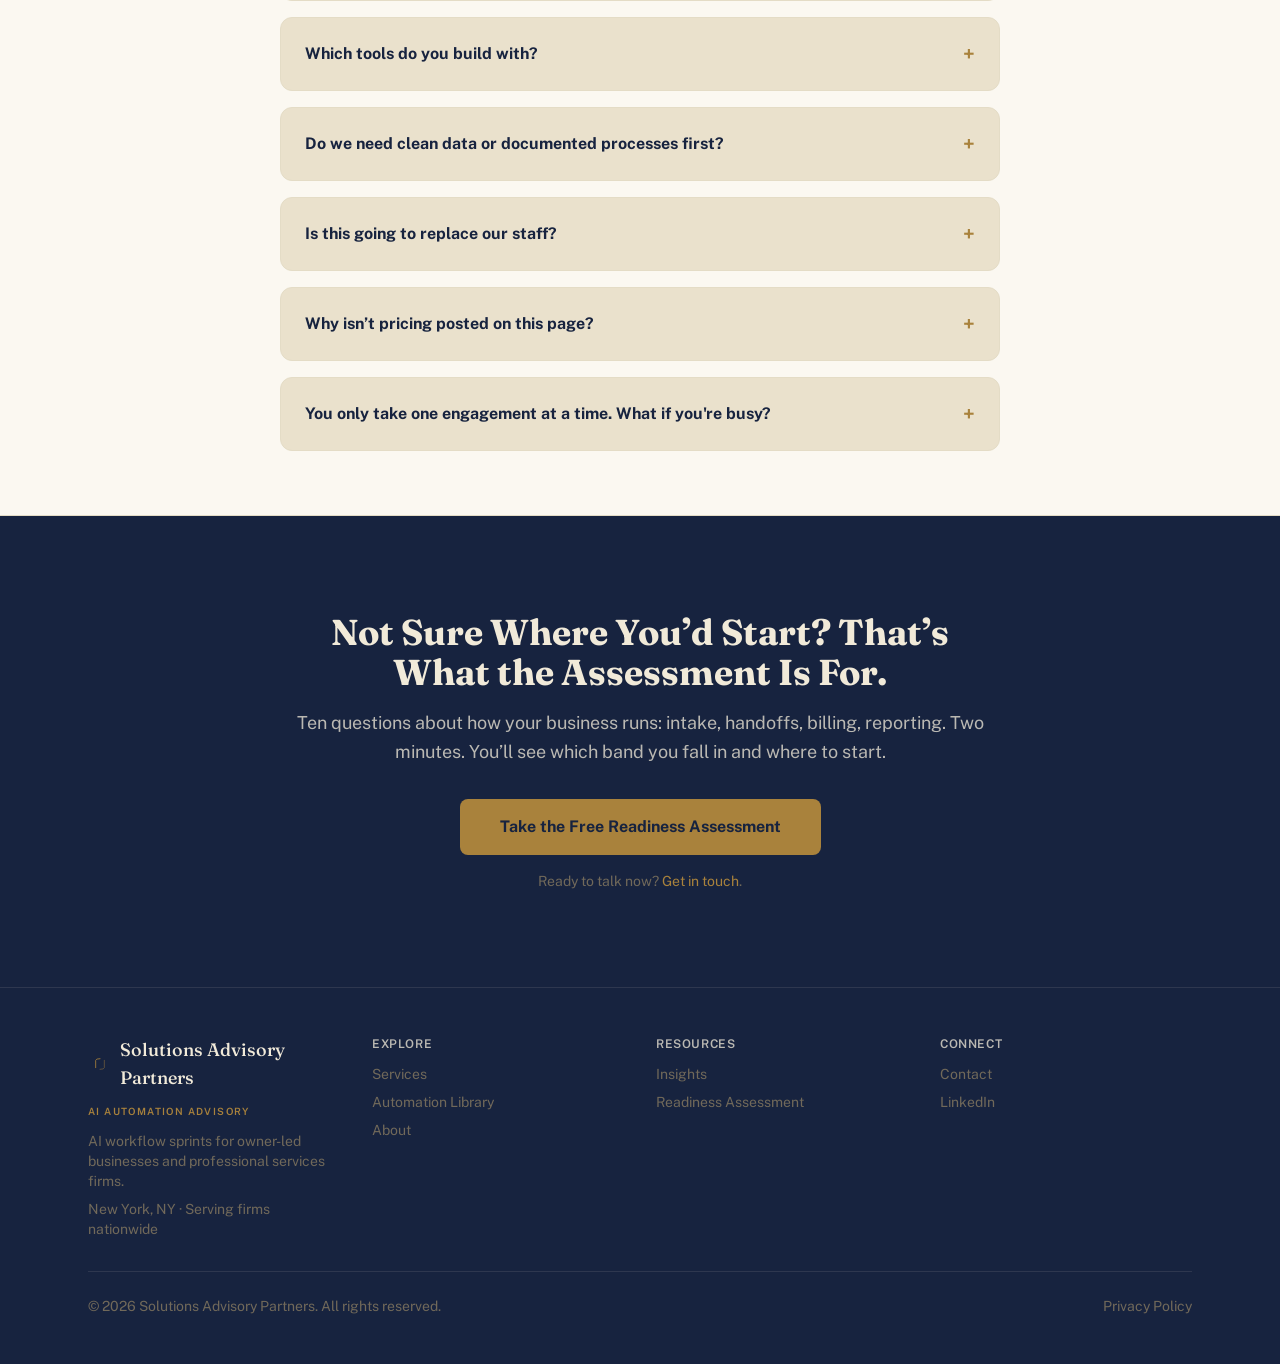
<file: services.html>
<!DOCTYPE html>
<html lang="en" class="scroll-smooth">
<head>
    <script src="consent.js"></script>
    <script src="analytics.js" defer></script>
    <meta charset="UTF-8">
    <meta name="viewport" content="width=device-width, initial-scale=1.0">
    <title>AI Workflow Sprint | Solutions Advisory Partners</title>
    <meta name="description" content="The AI Workflow Sprint maps one manual workflow, builds a production-ready automation in your existing tools, and hands it over in about three weeks.">
    <link rel="icon" type="image/svg+xml" href="assets/favicon.svg">
    <link rel="stylesheet" href="assets/tailwind.css">
    <link href="https://fonts.googleapis.com/css2?family=Fraunces:ital,opsz,wght@0,9..144,400;0,9..144,500;0,9..144,600;1,9..144,500&family=Public+Sans:wght@400;500;600;700&display=swap" rel="stylesheet">
    <style>
        body { font-family: 'Public Sans', sans-serif; }
        h1, h2, h3 { font-family: 'Fraunces', serif; }
        .hero-pattern {
            background-color: #17233F;
        }
    </style>
    <link rel="canonical" href="https://www.solutionsadvisorypartners.com/services.html">
    <meta property="og:type" content="website">
    <meta property="og:title" content="AI Workflow Sprint | Solutions Advisory Partners">
    <meta property="og:description" content="One manual workflow mapped, automated, and handed off in about three weeks.">
    <meta property="og:url" content="https://www.solutionsadvisorypartners.com/services.html">
    <meta property="og:site_name" content="Solutions Advisory Partners">
    <meta property="og:image" content="https://www.solutionsadvisorypartners.com/assets/og-default.png">
    <meta name="twitter:card" content="summary_large_image">
    <meta name="twitter:title" content="AI Workflow Sprint | Solutions Advisory Partners">
    <meta name="twitter:description" content="One manual workflow mapped, automated, and handed off in about three weeks.">
</head>
<body class="bg-brand-paper text-brand-text antialiased">

    <nav class="fixed w-full z-50 bg-brand-paper/90 backdrop-blur-md border-b border-brand-rule">
        <div class="max-w-6xl mx-auto px-6 py-4 flex justify-between items-center">
            <a href="index.html" class="flex items-center gap-3 text-brand-ink">
                <svg class="w-8 h-8 shrink-0" viewBox="0 0 72 72" fill="none" aria-hidden="true"><rect width="72" height="72" rx="14" fill="#17233F"/><path d="M23 47 L23 25 Q23 20 36 20" stroke="#A9823C" stroke-width="4" stroke-linecap="round"/><path d="M49 25 L49 47 Q49 52 36 52" stroke="#A9823C" stroke-width="4" stroke-linecap="round" opacity="0.55"/></svg>
                <span class="leading-tight">
                    <span class="block font-display text-lg md:text-xl font-medium tracking-tight">Solutions Advisory Partners</span>
                    <span class="block text-[10px] font-semibold uppercase tracking-[0.14em] text-brand-brass mt-0.5">AI Automation Advisory</span>
                </span>
            </a>
            <div class="hidden md:flex items-center space-x-8 text-sm font-medium text-brand-text">
                <a href="services.html" class="text-brand-brass font-semibold">Services</a>
                <a href="about.html" class="hover:text-brand-brass transition">About</a>
                <a href="insights.html" class="hover:text-brand-brass transition">Insights</a>
                <a href="contact.html" class="hover:text-brand-brass transition">Contact</a>
                <a href="assessment.html" class="px-5 py-2 bg-brand-ink text-brand-paper rounded-full hover:bg-brand-inkHover transition">Assessment</a>
                <a href="https://www.linkedin.com/company/solutions-engineering-advisory/" target="_blank" rel="noopener noreferrer" class="text-brand-muted hover:text-[#0A66C2] transition" aria-label="LinkedIn">
                    <svg class="w-5 h-5" fill="currentColor" viewBox="0 0 24 24"><path d="M20.447 20.452h-3.554v-5.569c0-1.328-.027-3.037-1.852-3.037-1.853 0-2.136 1.445-2.136 2.939v5.667H9.351V9h3.414v1.561h.046c.477-.9 1.637-1.85 3.37-1.85 3.601 0 4.267 2.37 4.267 5.455v6.286zM5.337 7.433c-1.144 0-2.063-.926-2.063-2.065 0-1.138.92-2.063 2.063-2.063 1.14 0 2.064.925 2.064 2.063 0 1.139-.925 2.065-2.064 2.065zm1.782 13.019H3.555V9h3.564v11.452zM22.225 0H1.771C.792 0 0 .774 0 1.729v20.542C0 23.227.792 24 1.771 24h20.451C23.2 24 24 23.227 24 22.271V1.729C24 .774 23.2 0 22.222 0h.003z"/></svg>
                </a>
            </div>
            <button id="mobileMenuBtn" class="md:hidden p-2 text-brand-text hover:text-brand-brass transition" aria-label="Toggle menu" aria-expanded="false">
                <svg id="iconHam" class="w-6 h-6" fill="none" stroke="currentColor" viewBox="0 0 24 24"><path stroke-linecap="round" stroke-linejoin="round" stroke-width="2" d="M4 6h16M4 12h16M4 18h16"/></svg>
                <svg id="iconX" class="w-6 h-6 hidden" fill="none" stroke="currentColor" viewBox="0 0 24 24"><path stroke-linecap="round" stroke-linejoin="round" stroke-width="2" d="M6 18L18 6M6 6l12 12"/></svg>
            </button>
        </div>
        <div id="mobileMenu" class="hidden md:hidden border-t border-brand-rule">
            <div class="px-6 py-4 flex flex-col space-y-1">
                <a href="services.html" class="block px-3 py-3 rounded-lg text-base font-medium text-brand-brass hover:bg-brand-paperMuted transition">Services</a>
                <a href="about.html" class="block px-3 py-3 rounded-lg text-base font-medium text-brand-text hover:bg-brand-paperMuted transition">About</a>
                <a href="insights.html" class="block px-3 py-3 rounded-lg text-base font-medium text-brand-text hover:bg-brand-paperMuted transition">Insights</a>
                <a href="contact.html" class="block px-3 py-3 rounded-lg text-base font-medium text-brand-text hover:bg-brand-paperMuted transition">Contact</a>
                <a href="assessment.html" class="block mt-2 px-3 py-3 bg-brand-ink text-brand-paper text-base font-bold text-center rounded-lg hover:bg-brand-inkHover transition">Assessment</a>
            </div>
        </div>
    </nav>
    <script>
    (function(){var b=document.getElementById('mobileMenuBtn'),m=document.getElementById('mobileMenu'),h=document.getElementById('iconHam'),x=document.getElementById('iconX');if(!b||!m)return;b.addEventListener('click',function(){m.classList.toggle('hidden');h.classList.toggle('hidden');x.classList.toggle('hidden');b.setAttribute('aria-expanded',m.classList.contains('hidden')?'false':'true');});m.querySelectorAll('a').forEach(function(a){a.addEventListener('click',function(){m.classList.add('hidden');h.classList.remove('hidden');x.classList.add('hidden');b.setAttribute('aria-expanded','false');});});})();
    </script>

    <!-- HERO -->
    <section class="hero-pattern text-brand-paper pt-32 pb-20">
        <div class="max-w-4xl mx-auto px-6 text-center">
            <p class="text-brand-brass font-medium text-sm uppercase tracking-widest mb-6">AI Workflow Sprint</p>
            <h1 class="text-4xl md:text-5xl lg:text-6xl font-bold leading-tight mb-6">
                From Manual Handoff to Working Automation.
            </h1>
            <p class="text-lg md:text-xl text-brand-paper/75 mb-8 leading-relaxed max-w-2xl mx-auto">
                In about three weeks, I map one workflow, build the automation in the tools you already use, and hand it over with everything your team needs to run it.
            </p>
            <a href="#offers" class="inline-block px-8 py-4 bg-brand-brass text-brand-ink font-bold rounded-lg hover:bg-brand-card transition text-center">
                See What Is Included
            </a>
        </div>
    </section>

    <!-- IN-PAGE SUB-NAV -->
    <div class="sticky top-[63px] z-40 bg-brand-paper/95 backdrop-blur-md border-b border-brand-rule">
        <div class="max-w-6xl mx-auto px-6">
            <div class="flex items-center justify-center gap-6 sm:gap-10 py-3 text-sm font-medium text-brand-muted overflow-x-auto">
                <a href="#offers" class="whitespace-nowrap hover:text-brand-brass transition">Engagements</a>
                <a href="#method" class="whitespace-nowrap hover:text-brand-brass transition">Method</a>
                <a href="#automations" class="whitespace-nowrap hover:text-brand-brass transition">Automation Library</a>
                <a href="#faq" class="whitespace-nowrap hover:text-brand-brass transition">FAQ</a>
            </div>
        </div>
    </div>

    <!-- IDEAL FOR / NOT FOR -->
    <section class="py-12 bg-brand-card border-b border-brand-rule">
        <div class="max-w-5xl mx-auto px-6">
            <div class="grid md:grid-cols-2 gap-12">
                <div>
                    <div class="flex items-center gap-3 mb-6">
                        <div class="w-10 h-10 rounded-full bg-brand-positive/15 flex items-center justify-center shrink-0">
                            <svg class="w-5 h-5 text-brand-positive" fill="none" stroke="currentColor" viewBox="0 0 24 24"><path stroke-linecap="round" stroke-linejoin="round" stroke-width="2" d="M5 13l4 4L19 7"/></svg>
                        </div>
                        <h2 class="text-2xl font-bold text-brand-ink">Ideal For</h2>
                    </div>
                    <ul class="space-y-4">
                        <li class="flex items-start gap-3">
                            <span class="text-brand-positive mt-1 shrink-0">&check;</span>
                            <span class="text-brand-text">Professional services firms and owner-run businesses with repeatable operational work</span>
                        </li>
                        <li class="flex items-start gap-3">
                            <span class="text-brand-positive mt-1 shrink-0">&check;</span>
                            <span class="text-brand-text">Owners, managing partners, or operators carrying technology on top of their real job</span>
                        </li>
                        <li class="flex items-start gap-3">
                            <span class="text-brand-positive mt-1 shrink-0">&check;</span>
                            <span class="text-brand-text">Time lost moving information between inboxes, spreadsheets, and disconnected systems</span>
                        </li>
                        <li class="flex items-start gap-3">
                            <span class="text-brand-positive mt-1 shrink-0">&check;</span>
                            <span class="text-brand-text">A thin bench with no practical integration or AI owner</span>
                        </li>
                        <li class="flex items-start gap-3">
                            <span class="text-brand-positive mt-1 shrink-0">&check;</span>
                            <span class="text-brand-text">Skeptical of AI hype, open to AI results</span>
                        </li>
                    </ul>
                </div>
                <div>
                    <div class="flex items-center gap-3 mb-6">
                        <div class="w-10 h-10 rounded-full bg-brand-negative/15 flex items-center justify-center shrink-0">
                            <svg class="w-5 h-5 text-brand-negative" fill="none" stroke="currentColor" viewBox="0 0 24 24"><path stroke-linecap="round" stroke-linejoin="round" stroke-width="2" d="M6 18L18 6M6 6l12 12"/></svg>
                        </div>
                        <h2 class="text-2xl font-bold text-brand-ink">Likely Not a Fit</h2>
                    </div>
                    <ul class="space-y-4">
                        <li class="flex items-start gap-3">
                            <span class="text-brand-negative mt-1 shrink-0">&times;</span>
                            <span class="text-brand-text">Enterprises with an established AI, platform, or integration team</span>
                        </li>
                        <li class="flex items-start gap-3">
                            <span class="text-brand-negative mt-1 shrink-0">&times;</span>
                            <span class="text-brand-text">Very small solo practices where the engagement math is unlikely to work</span>
                        </li>
                        <li class="flex items-start gap-3">
                            <span class="text-brand-negative mt-1 shrink-0">&times;</span>
                            <span class="text-brand-text">Greenfield AI products or replacement of a core business system</span>
                        </li>
                        <li class="flex items-start gap-3">
                            <span class="text-brand-negative mt-1 shrink-0">&times;</span>
                            <span class="text-brand-text">Innovation theater, open-ended fractional engineering, or a strategy deck with no intent to ship</span>
                        </li>
                        <li class="flex items-start gap-3">
                            <span class="text-brand-negative mt-1 shrink-0">&times;</span>
                            <span class="text-brand-text">Large publishers or media operations that already need a dedicated engineering organization</span>
                        </li>
                    </ul>
                </div>
            </div>
        </div>
    </section>

    <!-- OFFER CARDS -->
    <section id="offers" class="scroll-mt-24 py-16 bg-brand-paperMuted border-b border-brand-rule">
        <div class="max-w-6xl mx-auto px-6">
            <div class="text-center mb-10">
                <p class="text-brand-brass font-medium text-sm uppercase tracking-widest mb-4">Engagements</p>
                <h2 class="text-3xl md:text-4xl font-bold text-brand-ink mb-4">Start With One Working System</h2>
                <p class="text-brand-text text-lg max-w-2xl mx-auto">The sprint is the lead engagement. Advisory is available later if your team wants ongoing help.</p>
            </div>
            <div class="grid md:grid-cols-2 gap-8 max-w-3xl mx-auto">
                <!-- Card 1: AI Workflow Sprint (FEATURED) -->
                <div class="bg-brand-ink p-8 rounded-xl shadow-xl border border-brand-paper/10 flex flex-col relative overflow-hidden">
                    <div class="absolute top-0 right-0 bg-brand-brass text-brand-ink text-xs font-bold px-3 py-1 uppercase">Flagship</div>
                    <div class="flex items-center justify-between mb-4">
                        <span class="inline-block text-xs font-bold px-3 py-1 bg-brand-brass/20 text-brand-brass rounded-full border border-brand-brass/30">Start to Finish</span>
                        <span class="text-xs text-brand-muted font-medium mr-16">One at a time</span>
                    </div>
                    <h3 class="text-xl font-bold text-brand-paper mb-1">AI Workflow Sprint</h3>
                    <p class="text-2xl font-bold text-brand-paper mb-2">About three weeks</p>
                    <p class="text-base font-semibold text-brand-brass mb-4">Custom, scoped to your business</p>
                    <p class="text-sm text-brand-paper/75 leading-relaxed mb-5">One defined engagement from messy handoff to working automation. I build inside the stack you already have and use AI only where it improves the workflow.</p>
                    <ul class="space-y-2 text-sm text-brand-paper/75 mb-6 flex-grow">
                        <li class="flex items-start"><span class="text-brand-brass mr-2">&bull;</span><strong class="text-brand-paper mr-1">Map:</strong> tool inventory, manual handoffs, workflow choice, and written success criteria</li>
                        <li class="flex items-start"><span class="text-brand-brass mr-2">&bull;</span><strong class="text-brand-paper mr-1">Build:</strong> one production-ready automation tested on representative work</li>
                        <li class="flex items-start"><span class="text-brand-brass mr-2">&bull;</span><strong class="text-brand-paper mr-1">Hand off:</strong> runbook, owner checklist, ownership details, and training</li>
                        <li class="flex items-start"><span class="text-brand-brass mr-2">&bull;</span><strong class="text-brand-paper mr-1">Next:</strong> a prioritized backlog of the next two or three automations</li>
                    </ul>
                    <a href="assessment.html" class="block w-full py-3 bg-brand-brass text-brand-ink font-bold text-center rounded-lg hover:bg-brand-card transition">Check Your Readiness</a>
                </div>
                <!-- Card 2: Advisory -->
                <div class="bg-brand-card p-8 rounded-xl shadow-sm border border-brand-rule flex flex-col">
                    <div class="flex items-center justify-between mb-4">
                        <span class="inline-block text-xs font-semibold px-3 py-1 bg-brand-brass/10 text-brand-brass rounded-full border border-brand-brass/20">Compound It</span>
                        <span class="text-xs text-brand-muted font-medium">Monthly</span>
                    </div>
                    <h3 class="text-xl font-bold text-brand-ink mb-1">Advisory</h3>
                    <p class="text-2xl font-bold text-brand-ink mb-4">Custom, scoped to your business</p>
                    <p class="text-sm text-brand-text leading-relaxed mb-5">For businesses with someone who can own execution. I help set priorities, design the systems, and review what your team builds.</p>
                    <ul class="space-y-2 text-sm text-brand-text mb-6 flex-grow">
                        <li class="flex items-start"><span class="text-brand-brass mr-2">&bull;</span>Monthly working sessions and a standing priority list</li>
                        <li class="flex items-start"><span class="text-brand-brass mr-2">&bull;</span>Architecture and vendor guidance in plain English</li>
                        <li class="flex items-start"><span class="text-brand-brass mr-2">&bull;</span>Review of what your team builds before it touches clients</li>
                        <li class="flex items-start"><span class="text-brand-brass mr-2">&bull;</span>Success criteria and measurement on everything</li>
                        <li class="flex items-start"><span class="text-brand-brass mr-2">&bull;</span>Async access for questions between sessions</li>
                    </ul>
                    <a href="contact.html" class="block w-full py-3 border border-brand-ink text-brand-ink font-bold text-center rounded-lg hover:bg-brand-ink hover:text-brand-paper transition">Discuss Advisory</a>
                </div>
            </div>
            <div class="bg-brand-card rounded-2xl border-2 border-brand-brass/40 p-8 mt-10 max-w-3xl mx-auto text-center">
                <h3 class="text-lg font-bold text-brand-ink mb-2">One paid engagement at a time. On purpose.</h3>
                <p class="text-brand-text text-sm leading-relaxed">This is a deliberately small practice run by one senior operator, not an agency with a bench. I take one AI Workflow Sprint at a time so yours gets finished, tested, and adopted before I start the next. If there&rsquo;s a queue, you&rsquo;ll know your start date before you commit.</p>
            </div>
            <p class="text-center text-sm text-brand-muted leading-relaxed mt-8 max-w-2xl mx-auto">Every engagement is quoted after the intro call, once I understand your tools, your process, and what you&rsquo;re trying to fix. You&rsquo;ll have the exact number in writing before anything starts.</p>
        </div>
    </section>

    <!-- METHOD -->
    <section id="method" class="scroll-mt-24 py-16 bg-brand-card border-b border-brand-rule">
        <div class="max-w-4xl mx-auto px-6">
            <div class="text-center mb-10">
                <p class="text-brand-brass font-medium text-sm uppercase tracking-widest mb-4">The Method</p>
                <h2 class="text-3xl md:text-4xl font-bold text-brand-ink mb-4">Map. Build. Hand Off.</h2>
                <p class="text-brand-text text-lg max-w-2xl mx-auto">The sprint is short enough to keep momentum and concrete enough to leave you with a system, not a recommendation deck.</p>
            </div>
            <div class="relative">
                <div class="hidden md:block absolute left-7 top-0 bottom-0 w-px bg-brand-rule"></div>
                <div class="space-y-8">
                    <div class="flex flex-col md:flex-row gap-5 items-start relative">
                        <div class="shrink-0 w-14 h-14 rounded-full bg-brand-ink flex items-center justify-center text-brand-brass font-bold text-lg z-10">1</div>
                        <div class="flex-1 bg-brand-paperMuted rounded-xl border border-brand-rule p-6">
                            <div class="flex flex-col sm:flex-row sm:items-center sm:justify-between mb-2">
                                <h3 class="text-lg font-bold text-brand-ink">Map</h3>
                                <span class="inline-block text-xs font-medium text-brand-muted bg-brand-card px-3 py-1 rounded-full uppercase tracking-wider border border-brand-rule">Week 1</span>
                            </div>
                            <p class="text-brand-text text-sm mb-3">I inventory the tools already in use, trace the manual handoffs, and separate the steps where AI helps from the ones where it does not. Then you and I choose one workflow and write down the finish line.</p>
                            <p class="text-xs text-brand-muted"><strong>Output:</strong> current-state map, sprint scope, owner, safeguards, and success criteria.</p>
                        </div>
                    </div>
                    <div class="flex flex-col md:flex-row gap-5 items-start relative">
                        <div class="shrink-0 w-14 h-14 rounded-full bg-brand-ink flex items-center justify-center text-brand-brass font-bold text-lg z-10">2</div>
                        <div class="flex-1 bg-brand-paperMuted rounded-xl border border-brand-rule p-6">
                            <div class="flex flex-col sm:flex-row sm:items-center sm:justify-between mb-2">
                                <h3 class="text-lg font-bold text-brand-ink">Build</h3>
                                <span class="inline-block text-xs font-medium text-brand-muted bg-brand-card px-3 py-1 rounded-full uppercase tracking-wider border border-brand-rule">Weeks 2&ndash;3</span>
                            </div>
                            <p class="text-brand-text text-sm mb-3">I wire the systems together, add the AI-assisted steps, and keep people in the loop wherever judgment, risk, or client contact lives. The workflow is tested on representative work against the criteria from week one.</p>
                            <p class="text-xs text-brand-muted"><strong>Output:</strong> one production-ready automation running in accounts you control.</p>
                        </div>
                    </div>
                    <div class="flex flex-col md:flex-row gap-5 items-start relative">
                        <div class="shrink-0 w-14 h-14 rounded-full bg-brand-ink flex items-center justify-center text-brand-brass font-bold text-lg z-10">3</div>
                        <div class="flex-1 bg-brand-paperMuted rounded-xl border border-brand-rule p-6">
                            <div class="flex flex-col sm:flex-row sm:items-center sm:justify-between mb-2">
                                <h3 class="text-lg font-bold text-brand-ink">Hand Off</h3>
                                <span class="inline-block text-xs font-medium text-brand-muted bg-brand-card px-3 py-1 rounded-full uppercase tracking-wider border border-brand-rule">Finish line</span>
                            </div>
                            <p class="text-brand-text text-sm mb-3">I train the operator, document how the workflow runs and how to handle exceptions, and make sure the credentials and ownership sit with your business. I also rank the next two or three sensible automations.</p>
                            <p class="text-xs text-brand-muted"><strong>Output:</strong> runbook, owner checklist, and prioritized backlog of the next two or three automations.</p>
                        </div>
                    </div>
                </div>
            </div>
        </div>
    </section>

    <!-- AUTOMATION LIBRARY -->
    <section id="automations" class="scroll-mt-24 py-16 bg-brand-paperMuted border-b border-brand-rule">
        <div class="max-w-6xl mx-auto px-6">
            <div class="text-center mb-10">
                <p class="text-brand-brass font-medium text-sm uppercase tracking-widest mb-4">Automation Library</p>
                <h2 class="text-3xl md:text-4xl font-bold text-brand-ink mb-4">What Actually Gets Built</h2>
                <p class="text-brand-text text-lg max-w-2xl mx-auto">Illustrative workflows that can fit a professional services firm or owner-run operation. The sprint still starts with your tools and your actual bottleneck.</p>
            </div>
            <div class="grid md:grid-cols-2 gap-8">
                <div class="bg-brand-card rounded-2xl border border-brand-rule p-8">
                    <h3 class="text-xl font-bold text-brand-ink mb-5 flex items-center gap-3">
                        <span class="w-9 h-9 bg-brand-brass/10 rounded-lg flex items-center justify-center shrink-0"><svg class="w-5 h-5 text-brand-brass" fill="none" stroke="currentColor" viewBox="0 0 24 24"><path stroke-linecap="round" stroke-linejoin="round" stroke-width="2" d="M18 9v3m0 0v3m0-3h3m-3 0h-3m-2-5a4 4 0 11-8 0 4 4 0 018 0zM3 20a6 6 0 0112 0v1H3v-1z"/></svg></span>
                        Intake &amp; Onboarding
                    </h3>
                    <ul class="space-y-4 text-sm text-brand-text">
                        <li><strong class="text-brand-ink block mb-0.5">Client intake orchestration</strong>One intake form feeds every downstream system: matter or engagement setup, folders, conflict or screening checks queued, kickoff scheduled. No re-keying.</li>
                        <li><strong class="text-brand-ink block mb-0.5">Engagement letters &amp; proposals</strong>First drafts generated from intake data and your own precedents. Partners review and sign instead of assembling from scratch.</li>
                        <li><strong class="text-brand-ink block mb-0.5">Document collection chasing</strong>Clients get a checklist and polite automated reminders until everything arrives. Your staff stops playing fetch.</li>
                        <li><strong class="text-brand-ink block mb-0.5">New-client screening</strong>Inbound inquiries checked against your fit criteria and flagged for review, with a drafted response either way.</li>
                    </ul>
                </div>
                <div class="bg-brand-card rounded-2xl border border-brand-rule p-8">
                    <h3 class="text-xl font-bold text-brand-ink mb-5 flex items-center gap-3">
                        <span class="w-9 h-9 bg-brand-brass/10 rounded-lg flex items-center justify-center shrink-0"><svg class="w-5 h-5 text-brand-brass" fill="none" stroke="currentColor" viewBox="0 0 24 24"><path stroke-linecap="round" stroke-linejoin="round" stroke-width="2" d="M9 12h6m-6 4h6m2 5H7a2 2 0 01-2-2V5a2 2 0 012-2h5.586a1 1 0 01.707.293l5.414 5.414a1 1 0 01.293.707V19a2 2 0 01-2 2z"/></svg></span>
                        Documents &amp; Drafting
                    </h3>
                    <ul class="space-y-4 text-sm text-brand-text">
                        <li><strong class="text-brand-ink block mb-0.5">Document intake &amp; filing</strong>Inbound documents read, classified, named by your conventions, and filed to the right matter or engagement, with exceptions queued for a person.</li>
                        <li><strong class="text-brand-ink block mb-0.5">Review prep summaries</strong>Long documents summarized against what you actually need to check, so review starts at page one with a map.</li>
                        <li><strong class="text-brand-ink block mb-0.5">First-draft generation</strong>Routine drafting grounded in your firm&rsquo;s own templates and precedents, never a public chatbot&rsquo;s guess.</li>
                        <li><strong class="text-brand-ink block mb-0.5">Version &amp; deadline tracking</strong>Key dates extracted on arrival and tracked automatically, with reminders that escalate.</li>
                    </ul>
                </div>
                <div class="bg-brand-card rounded-2xl border border-brand-rule p-8">
                    <h3 class="text-xl font-bold text-brand-ink mb-5 flex items-center gap-3">
                        <span class="w-9 h-9 bg-brand-brass/10 rounded-lg flex items-center justify-center shrink-0"><svg class="w-5 h-5 text-brand-brass" fill="none" stroke="currentColor" viewBox="0 0 24 24"><path stroke-linecap="round" stroke-linejoin="round" stroke-width="2" d="M9 7h6m0 10v-3m-3 3h.01M9 17h.01M9 14h.01M12 14h.01M15 11h.01M12 11h.01M9 11h.01M7 21h10a2 2 0 002-2V5a2 2 0 00-2-2H7a2 2 0 00-2 2v14a2 2 0 002 2z"/></svg></span>
                        Billing &amp; Collections
                    </h3>
                    <ul class="space-y-4 text-sm text-brand-text">
                        <li><strong class="text-brand-ink block mb-0.5">Time &amp; WIP capture</strong>Work activity turned into draft time entries and WIP visibility, so billing stops depending on Friday memory.</li>
                        <li><strong class="text-brand-ink block mb-0.5">Invoice drafting</strong>Bills assembled from captured time and firm rates, then queued for partner approval instead of built from scratch.</li>
                        <li><strong class="text-brand-ink block mb-0.5">Collections follow-up</strong>Overdue invoices chased with polite, escalating sequences in your voice. Partners only handle the conversations that need them.</li>
                        <li><strong class="text-brand-ink block mb-0.5">Trust &amp; retainer alerts</strong>Balances monitored with replenishment requests drafted before work outruns the retainer.</li>
                    </ul>
                </div>
                <div class="bg-brand-card rounded-2xl border border-brand-rule p-8">
                    <h3 class="text-xl font-bold text-brand-ink mb-5 flex items-center gap-3">
                        <span class="w-9 h-9 bg-brand-brass/10 rounded-lg flex items-center justify-center shrink-0"><svg class="w-5 h-5 text-brand-brass" fill="none" stroke="currentColor" viewBox="0 0 24 24"><path stroke-linecap="round" stroke-linejoin="round" stroke-width="2" d="M8 10h.01M12 10h.01M16 10h.01M9 16H5a2 2 0 01-2-2V6a2 2 0 012-2h14a2 2 0 012 2v8a2 2 0 01-2 2h-5l-5 5v-5z"/></svg></span>
                        Client Communication
                    </h3>
                    <ul class="space-y-4 text-sm text-brand-text">
                        <li><strong class="text-brand-ink block mb-0.5">Client status reporting</strong>&ldquo;Where do things stand?&rdquo; answered before it&rsquo;s asked: status updates drafted from matter activity on a schedule you set.</li>
                        <li><strong class="text-brand-ink block mb-0.5">Email triage</strong>The shared inbox classified, routed, and answered in draft, grounded in your business&rsquo;s knowledge. People handle the messages that need judgment.</li>
                        <li><strong class="text-brand-ink block mb-0.5">Scheduling &amp; follow-ups</strong>Meeting requests, confirmations, reschedules, and post-meeting follow-up notes handled without inbox ping-pong.</li>
                        <li><strong class="text-brand-ink block mb-0.5">Meeting prep briefs</strong>Client history, open items, and recent activity compiled before every meeting, so nobody walks in cold.</li>
                    </ul>
                </div>
            </div>
        </div>
    </section>

    <!-- FAQ -->
    <section id="faq" class="scroll-mt-24 py-16 bg-brand-card border-b border-brand-rule">
        <div class="max-w-3xl mx-auto px-6">
            <div class="text-center mb-10">
                <p class="text-brand-brass font-medium text-sm uppercase tracking-widest mb-4">FAQ</p>
                <h2 class="text-3xl md:text-4xl font-bold text-brand-ink">Fair Questions, Straight Answers</h2>
            </div>
            <div class="space-y-4">
                <details class="bg-brand-paperMuted rounded-xl border border-brand-rule p-6 group">
                    <summary class="font-bold text-brand-ink cursor-pointer list-none flex justify-between items-center">How do you handle our client data? Some of it is privileged or confidential.<span class="text-brand-brass group-open:rotate-45 transition-transform text-xl leading-none">+</span></summary>
                    <p class="text-brand-text text-sm leading-relaxed mt-4">Head-on, in writing, before anything is built. Every engagement includes a data handling appendix that states exactly what data each automation touches, where it is processed, what leaves your systems (often nothing), and which AI providers see it under what terms, including a written commitment that your data never trains their models. Where the work is sensitive, builds run inside your own accounts and tenants rather than mine. I spent years walking enterprise security teams through exactly these reviews. If your malpractice carrier or bar rules impose requirements, I design to them, and if a workflow can&rsquo;t be done safely within them, I&rsquo;ll say so during the map phase instead of finding out later.</p>
                </details>
                <details class="bg-brand-paperMuted rounded-xl border border-brand-rule p-6 group">
                    <summary class="font-bold text-brand-ink cursor-pointer list-none flex justify-between items-center">What happens if the build misses its success criteria?<span class="text-brand-brass group-open:rotate-45 transition-transform text-xl leading-none">+</span></summary>
                    <p class="text-brand-text text-sm leading-relaxed mt-4">You keep everything: the working build as far as it got, all documentation, and a written analysis of why it missed. No automatic extension and no open-ended rebuild. The criteria exist so this moment is a decision, not an argument. If I don&rsquo;t believe the workflow can pass, I&rsquo;ll say so during the map phase and redirect the sprint before the build starts.</p>
                </details>
                <details class="bg-brand-paperMuted rounded-xl border border-brand-rule p-6 group">
                    <summary class="font-bold text-brand-ink cursor-pointer list-none flex justify-between items-center">Who owns the automations afterward?<span class="text-brand-brass group-open:rotate-45 transition-transform text-xl leading-none">+</span></summary>
                    <p class="text-brand-text text-sm leading-relaxed mt-4">Your business does. Everything runs in accounts you control, with documentation, credentials, a runbook, and an owner checklist handed over as part of the engagement. There is no proprietary platform you rent from me and no dependency designed to keep you paying. If you never call me again, your team has what it needs to run the workflow. That&rsquo;s deliberate: Advisory exists for businesses that want ongoing help, not as a hostage arrangement.</p>
                </details>
                <details class="bg-brand-paperMuted rounded-xl border border-brand-rule p-6 group">
                    <summary class="font-bold text-brand-ink cursor-pointer list-none flex justify-between items-center">Which tools do you build with?<span class="text-brand-brass group-open:rotate-45 transition-transform text-xl leading-none">+</span></summary>
                    <p class="text-brand-text text-sm leading-relaxed mt-4">Whatever the problem actually needs, which is a real answer, not a dodge. Usually that means connecting the tools you already run (practice management, document management, email, accounting) with workflow platforms like Zapier, Make, or n8n, plus AI models for the reading, drafting, and summarizing steps. Sometimes it&rsquo;s custom code against your systems&rsquo; APIs. I&rsquo;m not a reseller for any platform, so the recommendation is never shaped by a commission.</p>
                </details>
                <details class="bg-brand-paperMuted rounded-xl border border-brand-rule p-6 group">
                    <summary class="font-bold text-brand-ink cursor-pointer list-none flex justify-between items-center">Do we need clean data or documented processes first?<span class="text-brand-brass group-open:rotate-45 transition-transform text-xl leading-none">+</span></summary>
                    <p class="text-brand-text text-sm leading-relaxed mt-4">No. Most businesses do not, and waiting for perfect documentation is how automation never starts. The map phase works from how things actually run, including the messy parts and the process that lives in your office manager&rsquo;s head. Clean documentation is an output of this work, not a prerequisite for it.</p>
                </details>
                <details class="bg-brand-paperMuted rounded-xl border border-brand-rule p-6 group">
                    <summary class="font-bold text-brand-ink cursor-pointer list-none flex justify-between items-center">Is this going to replace our staff?<span class="text-brand-brass group-open:rotate-45 transition-transform text-xl leading-none">+</span></summary>
                    <p class="text-brand-text text-sm leading-relaxed mt-4">In practice it replaces the worst parts of their jobs: the re-keying, the chasing, the assembling. The businesses I work with are trying to grow without every new customer adding admin overhead. A paralegal, practice manager, or operations lead usually becomes the automation&rsquo;s operator, not its casualty.</p>
                </details>
                <details class="bg-brand-paperMuted rounded-xl border border-brand-rule p-6 group">
                    <summary class="font-bold text-brand-ink cursor-pointer list-none flex justify-between items-center">Why isn&rsquo;t pricing posted on this page?<span class="text-brand-brass group-open:rotate-45 transition-transform text-xl leading-none">+</span></summary>
                    <p class="text-brand-text text-sm leading-relaxed mt-4">Because a fair price depends on your tools, your process, and how much needs to change to hit the success criteria you and I agree on. I&rsquo;d rather scope it honestly on a call than post a range that&rsquo;s wrong for your business either way. You&rsquo;ll have an exact number in writing before anything starts, and the intro call is free.</p>
                </details>
                <details class="bg-brand-paperMuted rounded-xl border border-brand-rule p-6 group">
                    <summary class="font-bold text-brand-ink cursor-pointer list-none flex justify-between items-center">You only take one engagement at a time. What if you're busy?<span class="text-brand-brass group-open:rotate-45 transition-transform text-xl leading-none">+</span></summary>
                    <p class="text-brand-text text-sm leading-relaxed mt-4">Then you get a start date, in writing, before you commit to anything. Advisory work can run alongside an active build; AI Workflow Sprints queue one at a time. The tradeoff is real and deliberate: you get a senior operator&rsquo;s full attention and a finish line, instead of an agency&rsquo;s junior bench and an open-ended timeline.</p>
                </details>
            </div>
        </div>
    </section>

    <!-- END-OF-PAGE CTA -->
    <section class="hero-pattern text-brand-paper py-24">
        <div class="max-w-3xl mx-auto px-6 text-center">
            <h2 class="text-3xl md:text-4xl font-bold mb-4">Not Sure Where You&rsquo;d Start? That&rsquo;s What the Assessment Is For.</h2>
            <p class="text-brand-paper/75 text-lg mb-8 leading-relaxed">
                Ten questions about how your business runs: intake, handoffs, billing, reporting. Two minutes. You&rsquo;ll see which band you fall in and where to start.
            </p>
            <div class="flex flex-col items-center gap-4">
                <a href="assessment.html" data-cta="Take the Free Assessment" class="cta px-10 py-4 bg-brand-brass text-brand-ink font-bold rounded-lg hover:bg-brand-card transition text-center">Take the Free Readiness Assessment</a>
                <p class="text-sm text-brand-muted">Ready to talk now? <a href="contact.html" class="text-brand-brass hover:underline">Get in touch</a>.</p>
            </div>
        </div>
    </section>

    <footer class="bg-brand-ink text-brand-muted py-12 border-t border-brand-paper/10">
        <div class="max-w-6xl mx-auto px-6">
            <div class="grid grid-cols-2 md:grid-cols-4 gap-8 mb-8">
                <div>
                    <div class="flex items-center gap-2 mb-3">
                        <svg class="w-6 h-6 shrink-0 text-brand-brass" viewBox="0 0 72 72" fill="none" aria-hidden="true"><path d="M23 47 L23 25 Q23 20 36 20" stroke="currentColor" stroke-width="2.5" stroke-linecap="round"/><path d="M49 25 L49 47 Q49 52 36 52" stroke="currentColor" stroke-width="2.5" stroke-linecap="round" opacity="0.55"/></svg>
                        <span class="text-brand-paper font-display text-lg font-medium">Solutions Advisory Partners</span>
                    </div>
                    <p class="text-[10px] font-semibold uppercase tracking-[0.14em] text-brand-brass mb-3">AI Automation Advisory</p>
                    <p class="text-sm">AI workflow sprints for owner-led businesses and professional services firms.</p>
                    <p class="text-sm mt-2">New York, NY &middot; Serving firms nationwide</p>
                </div>
                <div>
                    <p class="text-xs font-semibold text-brand-paper/75 uppercase tracking-wider mb-3">Explore</p>
                    <div class="space-y-2 text-sm">
                        <a href="services.html" class="block hover:text-brand-brass transition">Services</a>
                        <a href="services.html#automations" class="block hover:text-brand-brass transition">Automation Library</a>
                        <a href="about.html" class="block hover:text-brand-brass transition">About</a>
                    </div>
                </div>
                <div>
                    <p class="text-xs font-semibold text-brand-paper/75 uppercase tracking-wider mb-3">Resources</p>
                    <div class="space-y-2 text-sm">
                        <a href="insights.html" class="block hover:text-brand-brass transition">Insights</a>
                        <a href="assessment.html" class="block hover:text-brand-brass transition">Readiness Assessment</a>
                    </div>
                </div>
                <div>
                    <p class="text-xs font-semibold text-brand-paper/75 uppercase tracking-wider mb-3">Connect</p>
                    <div class="space-y-2 text-sm">
                        <a href="contact.html" class="block hover:text-brand-brass transition">Contact</a>
                        <a href="https://www.linkedin.com/company/solutions-engineering-advisory/" target="_blank" rel="noopener noreferrer" class="block hover:text-brand-brass transition">LinkedIn</a>
                    </div>
                </div>
            </div>
            <div class="pt-6 border-t border-brand-paper/10 flex flex-col md:flex-row justify-between items-center gap-4 text-sm">
                <span>&copy; 2026 Solutions Advisory Partners. All rights reserved.</span>
                <a href="privacy.html" class="hover:text-brand-brass transition">Privacy Policy</a>
            </div>
        </div>
    </footer>
</body>
</html>
</file>
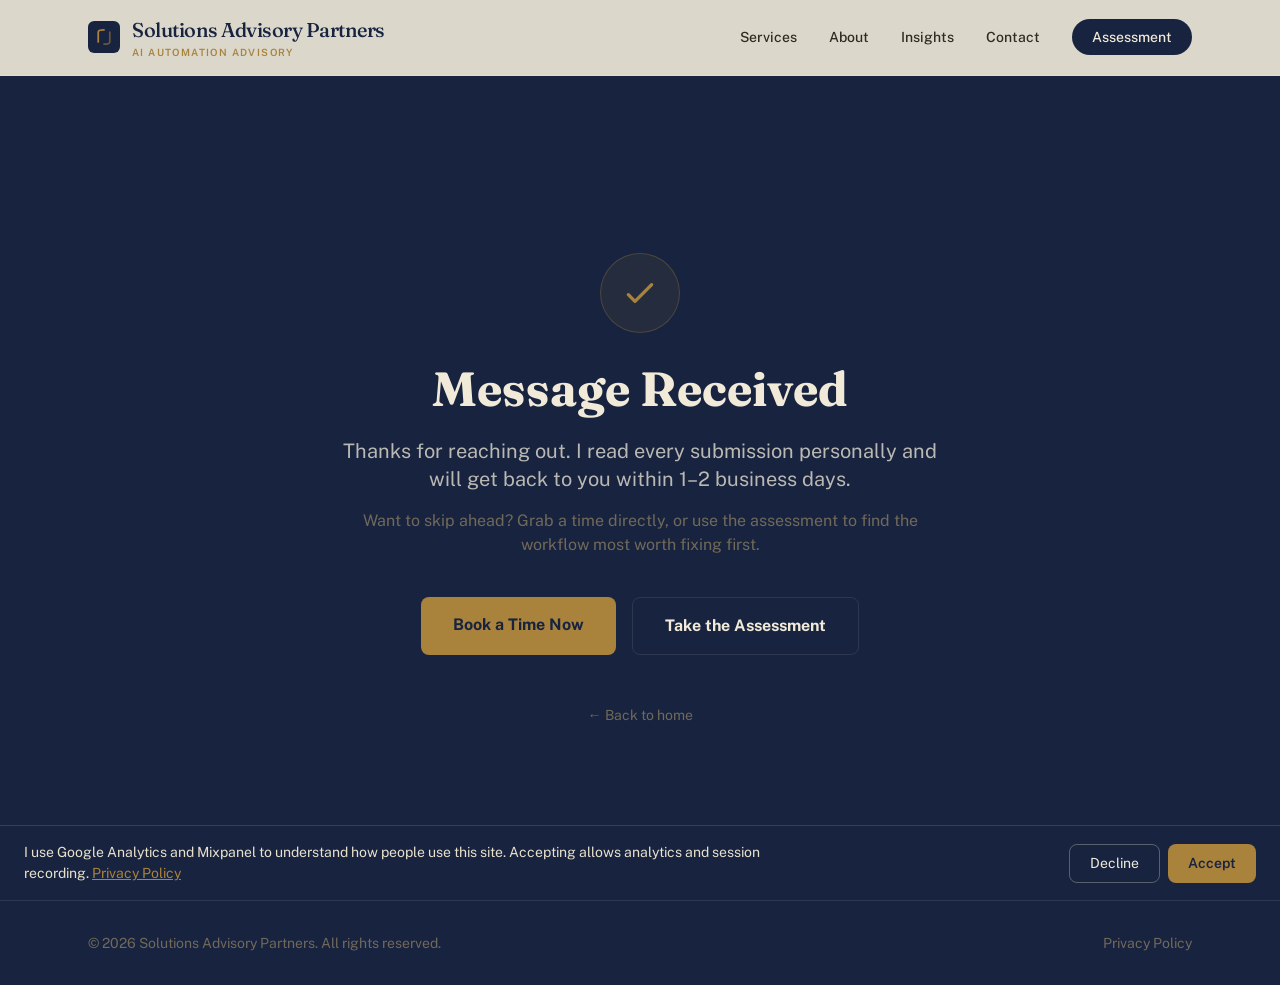
<file: thank-you.html>
<!DOCTYPE html>
<html lang="en" class="scroll-smooth">
<head>
    <script src="consent.js"></script>
    <script src="analytics.js" defer></script>
    <meta charset="UTF-8">
    <meta name="viewport" content="width=device-width, initial-scale=1.0">
    <title>Thank You | Solutions Advisory Partners</title>
    <meta name="description" content="Your message is in. I'll reply within 1-2 business days.">
    <meta name="robots" content="noindex">
    <link rel="icon" type="image/svg+xml" href="assets/favicon.svg">
    <link rel="stylesheet" href="assets/tailwind.css">
    <link href="https://fonts.googleapis.com/css2?family=Fraunces:ital,opsz,wght@0,9..144,400;0,9..144,500;0,9..144,600;1,9..144,500&family=Public+Sans:wght@400;500;600;700&display=swap" rel="stylesheet">
    <style>
        body { font-family: 'Public Sans', sans-serif; }
        h1, h2, h3 { font-family: 'Fraunces', serif; }
        .hero-pattern {
            background-color: #17233F;
        }
    </style>
    <link rel="canonical" href="https://www.solutionsadvisorypartners.com/thank-you.html">
</head>
<body class="bg-brand-paper text-brand-text antialiased">

    <nav class="fixed w-full z-50 bg-brand-paper/90 backdrop-blur-md border-b border-brand-rule">
        <div class="max-w-6xl mx-auto px-6 py-4 flex justify-between items-center">
            <a href="index.html" class="flex items-center gap-3 text-brand-ink">
                <svg class="w-8 h-8 shrink-0" viewBox="0 0 72 72" fill="none" aria-hidden="true"><rect width="72" height="72" rx="14" fill="#17233F"/><path d="M23 47 L23 25 Q23 20 36 20" stroke="#A9823C" stroke-width="4" stroke-linecap="round"/><path d="M49 25 L49 47 Q49 52 36 52" stroke="#A9823C" stroke-width="4" stroke-linecap="round" opacity="0.55"/></svg>
                <span class="leading-tight">
                    <span class="block font-display text-lg md:text-xl font-medium tracking-tight">Solutions Advisory Partners</span>
                    <span class="block text-[10px] font-semibold uppercase tracking-[0.14em] text-brand-brass mt-0.5">AI Automation Advisory</span>
                </span>
            </a>
            <div class="hidden md:flex items-center space-x-8 text-sm font-medium text-brand-text">
                <a href="services.html" class="hover:text-brand-brass transition">Services</a>
                <a href="about.html" class="hover:text-brand-brass transition">About</a>
                <a href="insights.html" class="hover:text-brand-brass transition">Insights</a>
                <a href="contact.html" class="hover:text-brand-brass transition">Contact</a>
                <a href="assessment.html" class="px-5 py-2 bg-brand-ink text-brand-paper rounded-full hover:bg-brand-inkHover transition">Assessment</a>
            </div>
        </div>
    </nav>

    <section class="hero-pattern text-brand-paper min-h-screen flex items-center pt-20">
        <div class="max-w-2xl mx-auto px-6 text-center py-24">
            <div class="w-20 h-20 mx-auto mb-8 bg-brand-brass/10 border border-brand-brass/30 rounded-full flex items-center justify-center">
                <svg class="w-10 h-10 text-brand-brass" fill="none" stroke="currentColor" viewBox="0 0 24 24"><path stroke-linecap="round" stroke-linejoin="round" stroke-width="2" d="M5 13l4 4L19 7"/></svg>
            </div>
            <h1 class="text-4xl md:text-5xl font-bold leading-tight mb-6">Message Received</h1>
            <p class="text-lg md:text-xl text-brand-paper/75 leading-relaxed mb-4">
                Thanks for reaching out. I read every submission personally and will get back to you within 1&ndash;2 business days.
            </p>
            <p class="text-brand-muted mb-10">
                Want to skip ahead? Grab a time directly, or use the assessment to find the workflow most worth fixing first.
            </p>
            <div class="flex flex-col sm:flex-row gap-4 justify-center">
                <a href="https://calendly.com/solutionsadvisorypartners/30min" target="_blank" rel="noopener noreferrer" class="px-8 py-4 bg-brand-brass text-brand-ink font-bold rounded-lg hover:bg-brand-card transition text-center">Book a Time Now</a>
                <a href="assessment.html" class="px-8 py-4 border border-brand-paper/10 text-brand-paper font-bold rounded-lg hover:border-brand-brass hover:text-brand-brass transition text-center">Take the Assessment</a>
            </div>
            <div class="mt-12">
                <a href="index.html" class="text-brand-muted hover:text-brand-brass transition text-sm">&larr; Back to home</a>
            </div>
        </div>
    </section>

    <footer class="bg-brand-ink text-brand-muted py-8 border-t border-brand-paper/10">
        <div class="max-w-6xl mx-auto px-6 flex flex-col md:flex-row justify-between items-center gap-4 text-sm">
            <span>&copy; 2026 Solutions Advisory Partners. All rights reserved.</span>
            <a href="privacy.html" class="hover:text-brand-brass transition">Privacy Policy</a>
        </div>
    </footer>
</body>
</html>
</file>
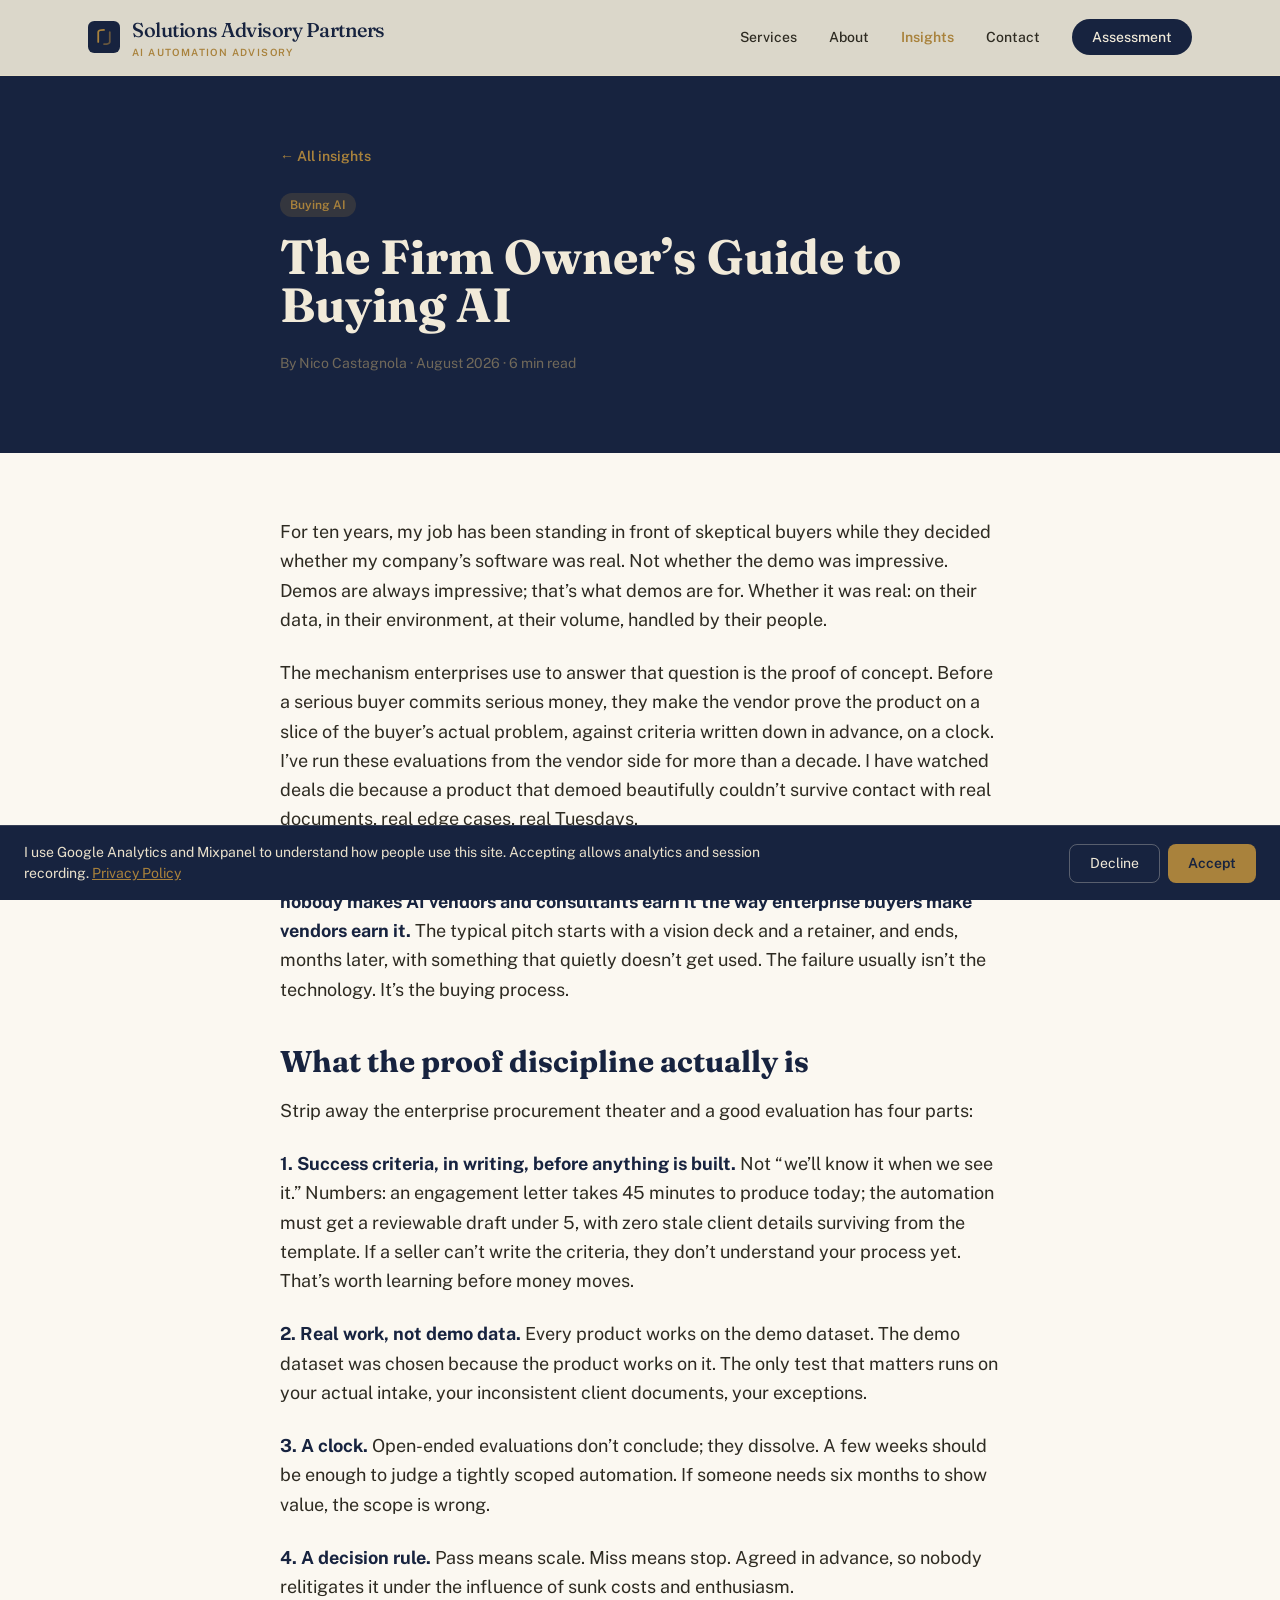
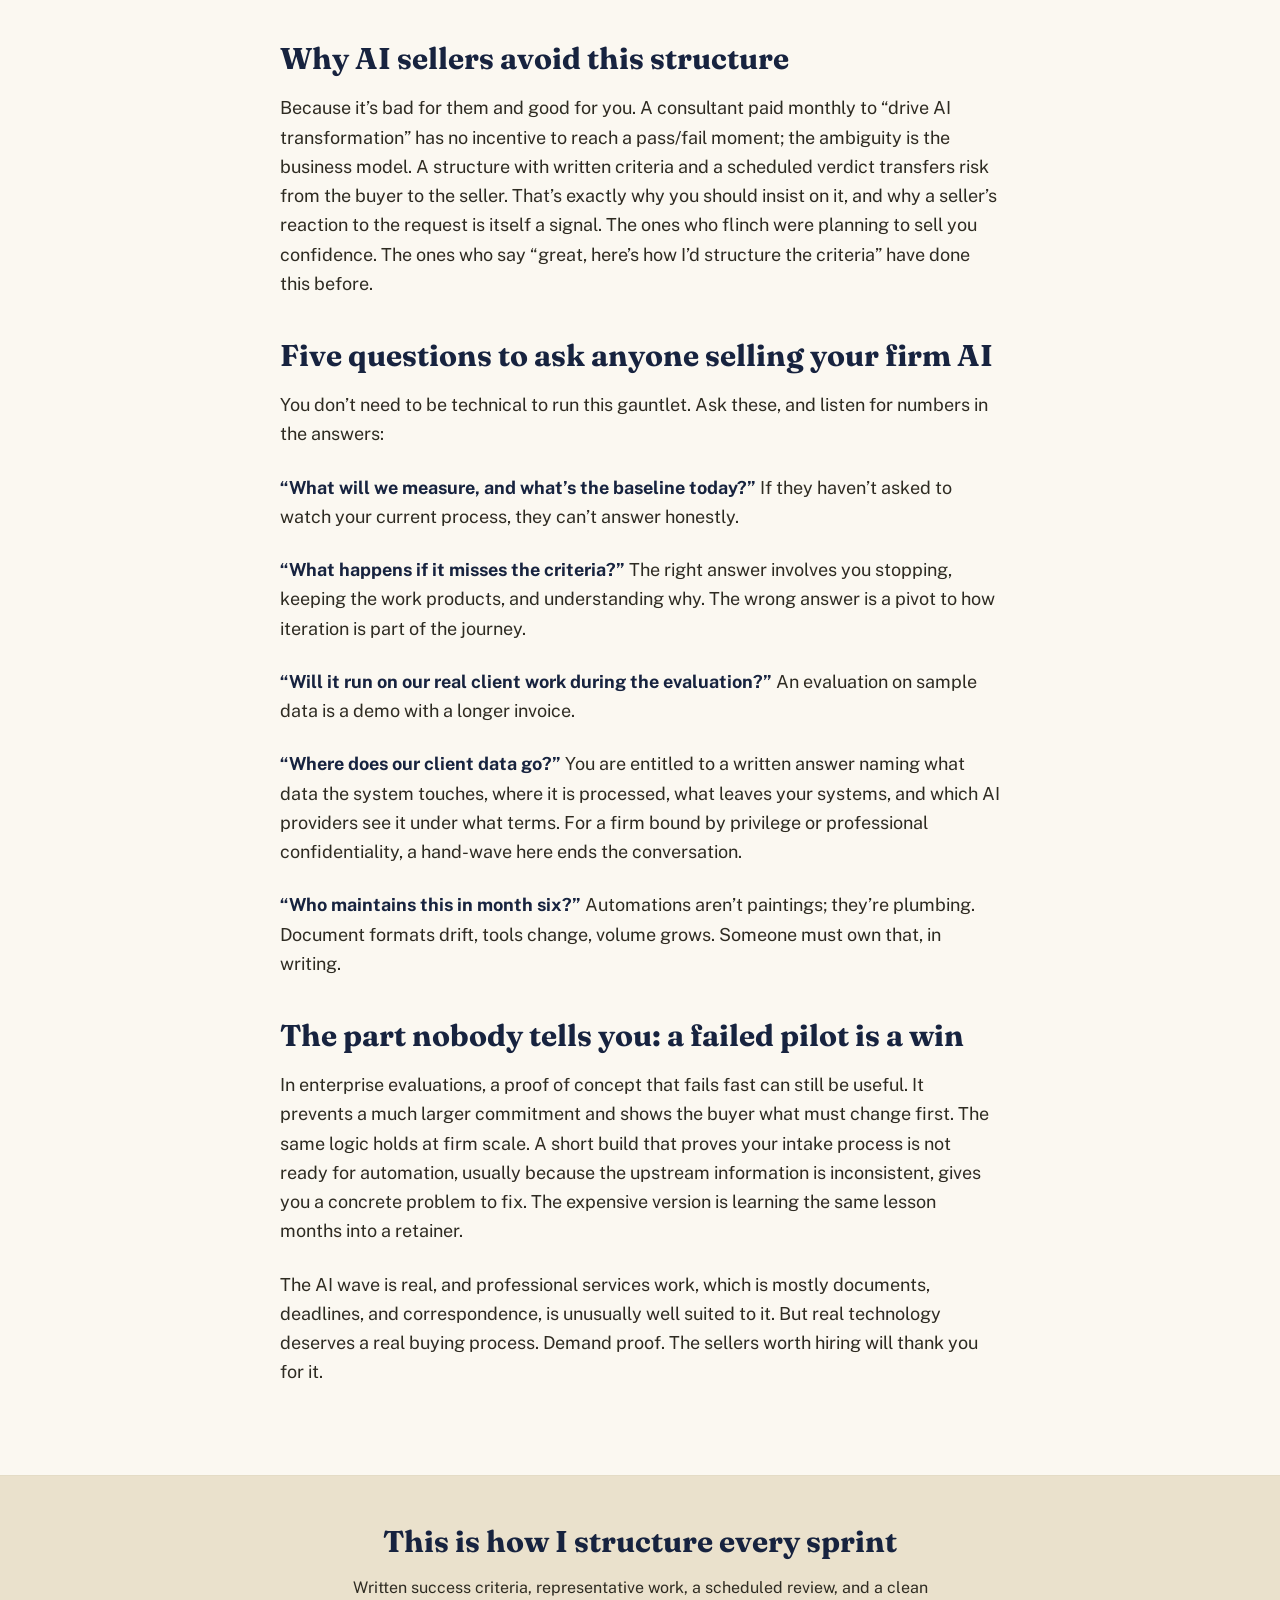
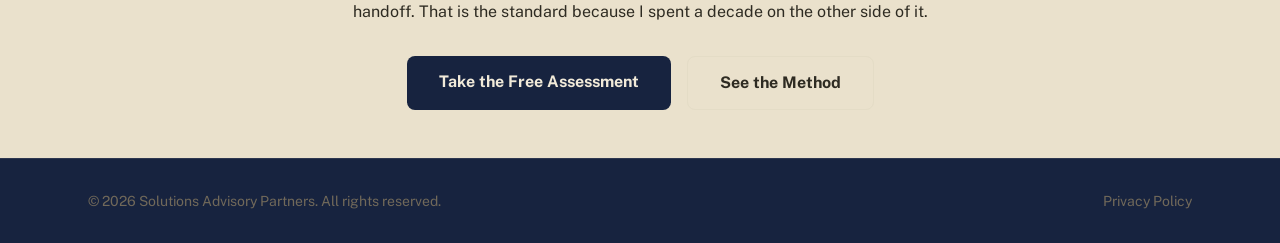
<file: insights/firm-owners-guide-to-buying-ai.html>
<!DOCTYPE html>
<html lang="en" class="scroll-smooth">
<head>
    <script src="../consent.js"></script>
    <script src="../analytics.js" defer></script>
    <meta charset="UTF-8">
    <meta name="viewport" content="width=device-width, initial-scale=1.0">
    <title>The Firm Owner's Guide to Buying AI | Solutions Advisory Partners</title>
    <meta name="description" content="Enterprise buyers never take a vendor's word. They demand proof on their own data before committing. Your firm should buy AI the same way. The playbook, from someone who ran those evaluations for ten years.">
    <link rel="icon" type="image/svg+xml" href="../assets/favicon.svg">
    <link rel="stylesheet" href="../assets/tailwind.css">
    <link href="https://fonts.googleapis.com/css2?family=Fraunces:ital,opsz,wght@0,9..144,400;0,9..144,500;0,9..144,600;1,9..144,500&family=Public+Sans:wght@400;500;600;700&display=swap" rel="stylesheet">
    <style>
        body { font-family: 'Public Sans', sans-serif; }
        h1, h2, h3 { font-family: 'Fraunces', serif; }
        .hero-pattern { background-color: #17233F; }
        article p { margin-bottom: 1.5rem; }
        article h2 { margin-top: 2.5rem; margin-bottom: 1rem; }
    </style>
    <link rel="canonical" href="https://www.solutionsadvisorypartners.com/insights/firm-owners-guide-to-buying-ai.html">
    <meta property="og:type" content="article">
    <meta property="og:title" content="The Firm Owner's Guide to Buying AI">
    <meta property="og:description" content="Enterprise buyers demand proof before they commit. Your firm should buy AI the same way.">
    <meta property="og:url" content="https://www.solutionsadvisorypartners.com/insights/firm-owners-guide-to-buying-ai.html">
    <meta property="og:site_name" content="Solutions Advisory Partners">
    <meta property="og:image" content="https://www.solutionsadvisorypartners.com/assets/og-default.png">
    <meta name="twitter:card" content="summary_large_image">
</head>
<body class="bg-brand-paper text-brand-text antialiased">

    <nav class="fixed w-full z-50 bg-brand-paper/90 backdrop-blur-md border-b border-brand-rule">
        <div class="max-w-6xl mx-auto px-6 py-4 flex justify-between items-center">
            <a href="../index.html" class="flex items-center gap-3 text-brand-ink">
                <svg class="w-8 h-8 shrink-0" viewBox="0 0 72 72" fill="none" aria-hidden="true"><rect width="72" height="72" rx="14" fill="#17233F"/><path d="M23 47 L23 25 Q23 20 36 20" stroke="#A9823C" stroke-width="4" stroke-linecap="round"/><path d="M49 25 L49 47 Q49 52 36 52" stroke="#A9823C" stroke-width="4" stroke-linecap="round" opacity="0.55"/></svg>
                <span class="leading-tight">
                    <span class="block font-display text-lg md:text-xl font-medium tracking-tight">Solutions Advisory Partners</span>
                    <span class="block text-[10px] font-semibold uppercase tracking-[0.14em] text-brand-brass mt-0.5">AI Automation Advisory</span>
                </span>
            </a>
            <div class="hidden md:flex items-center space-x-8 text-sm font-medium text-brand-text">
                <a href="../services.html" class="hover:text-brand-brass transition">Services</a>
                <a href="../about.html" class="hover:text-brand-brass transition">About</a>
                <a href="../insights.html" class="text-brand-brass font-semibold">Insights</a>
                <a href="../contact.html" class="hover:text-brand-brass transition">Contact</a>
                <a href="../assessment.html" class="px-5 py-2 bg-brand-ink text-brand-paper rounded-full hover:bg-brand-inkHover transition">Assessment</a>
            </div>
            <button id="mobileMenuBtn" class="md:hidden p-2 text-brand-text hover:text-brand-brass transition" aria-label="Toggle menu" aria-expanded="false">
                <svg id="iconHam" class="w-6 h-6" fill="none" stroke="currentColor" viewBox="0 0 24 24"><path stroke-linecap="round" stroke-linejoin="round" stroke-width="2" d="M4 6h16M4 12h16M4 18h16"/></svg>
                <svg id="iconX" class="w-6 h-6 hidden" fill="none" stroke="currentColor" viewBox="0 0 24 24"><path stroke-linecap="round" stroke-linejoin="round" stroke-width="2" d="M6 18L18 6M6 6l12 12"/></svg>
            </button>
        </div>
        <div id="mobileMenu" class="hidden md:hidden border-t border-brand-rule">
            <div class="px-6 py-4 flex flex-col space-y-1">
                <a href="../services.html" class="block px-3 py-3 rounded-lg text-base font-medium text-brand-text hover:bg-brand-paperMuted transition">Services</a>
                <a href="../about.html" class="block px-3 py-3 rounded-lg text-base font-medium text-brand-text hover:bg-brand-paperMuted transition">About</a>
                <a href="../insights.html" class="block px-3 py-3 rounded-lg text-base font-medium text-brand-brass hover:bg-brand-paperMuted transition">Insights</a>
                <a href="../contact.html" class="block px-3 py-3 rounded-lg text-base font-medium text-brand-text hover:bg-brand-paperMuted transition">Contact</a>
                <a href="../assessment.html" class="block mt-2 px-3 py-3 bg-brand-ink text-brand-paper text-base font-bold text-center rounded-lg hover:bg-brand-inkHover transition">Assessment</a>
            </div>
        </div>
    </nav>
    <script>
    (function(){var b=document.getElementById('mobileMenuBtn'),m=document.getElementById('mobileMenu'),h=document.getElementById('iconHam'),x=document.getElementById('iconX');if(!b||!m)return;b.addEventListener('click',function(){m.classList.toggle('hidden');h.classList.toggle('hidden');x.classList.toggle('hidden');b.setAttribute('aria-expanded',m.classList.contains('hidden')?'false':'true');});m.querySelectorAll('a').forEach(function(a){a.addEventListener('click',function(){m.classList.add('hidden');h.classList.remove('hidden');x.classList.add('hidden');b.setAttribute('aria-expanded','false');});});})();
    </script>

    <header class="hero-pattern text-brand-paper py-20 pt-36">
        <div class="max-w-3xl mx-auto px-6">
            <a href="../insights.html" class="text-brand-brass text-sm font-semibold hover:underline">&larr; All insights</a>
            <div class="mt-6 mb-4"><span class="inline-block text-xs font-semibold px-2.5 py-1 bg-brand-brass/20 text-brand-brass rounded-full">Buying AI</span></div>
            <h1 class="text-3xl md:text-5xl font-bold leading-tight mb-6">The Firm Owner&rsquo;s Guide to Buying AI</h1>
            <p class="text-brand-muted text-sm">By Nico Castagnola &middot; August 2026 &middot; 6 min read</p>
        </div>
    </header>

    <article class="py-16 bg-brand-card">
        <div class="max-w-3xl mx-auto px-6 text-brand-text text-lg leading-relaxed">
            <p>For ten years, my job has been standing in front of skeptical buyers while they decided whether my company&rsquo;s software was real. Not whether the demo was impressive. Demos are always impressive; that&rsquo;s what demos are for. Whether it was real: on their data, in their environment, at their volume, handled by their people.</p>
            <p>The mechanism enterprises use to answer that question is the proof of concept. Before a serious buyer commits serious money, they make the vendor prove the product on a slice of the buyer&rsquo;s actual problem, against criteria written down in advance, on a clock. I&rsquo;ve run these evaluations from the vendor side for more than a decade. I have watched deals die because a product that demoed beautifully couldn&rsquo;t survive contact with real documents, real edge cases, real Tuesdays.</p>
            <p>Here is what strikes me now, watching law and accounting firms get pitched AI: <strong class="text-brand-ink">almost nobody makes AI vendors and consultants earn it the way enterprise buyers make vendors earn it.</strong> The typical pitch starts with a vision deck and a retainer, and ends, months later, with something that quietly doesn&rsquo;t get used. The failure usually isn&rsquo;t the technology. It&rsquo;s the buying process.</p>

            <h2 class="text-2xl md:text-3xl font-bold text-brand-ink">What the proof discipline actually is</h2>
            <p>Strip away the enterprise procurement theater and a good evaluation has four parts:</p>
            <p><strong class="text-brand-ink">1. Success criteria, in writing, before anything is built.</strong> Not &ldquo;we&rsquo;ll know it when we see it.&rdquo; Numbers: an engagement letter takes 45 minutes to produce today; the automation must get a reviewable draft under 5, with zero stale client details surviving from the template. If a seller can&rsquo;t write the criteria, they don&rsquo;t understand your process yet. That&rsquo;s worth learning before money moves.</p>
            <p><strong class="text-brand-ink">2. Real work, not demo data.</strong> Every product works on the demo dataset. The demo dataset was chosen because the product works on it. The only test that matters runs on your actual intake, your inconsistent client documents, your exceptions.</p>
            <p><strong class="text-brand-ink">3. A clock.</strong> Open-ended evaluations don&rsquo;t conclude; they dissolve. A few weeks should be enough to judge a tightly scoped automation. If someone needs six months to show value, the scope is wrong.</p>
            <p><strong class="text-brand-ink">4. A decision rule.</strong> Pass means scale. Miss means stop. Agreed in advance, so nobody relitigates it under the influence of sunk costs and enthusiasm.</p>

            <h2 class="text-2xl md:text-3xl font-bold text-brand-ink">Why AI sellers avoid this structure</h2>
            <p>Because it&rsquo;s bad for them and good for you. A consultant paid monthly to &ldquo;drive AI transformation&rdquo; has no incentive to reach a pass/fail moment; the ambiguity is the business model. A structure with written criteria and a scheduled verdict transfers risk from the buyer to the seller. That&rsquo;s exactly why you should insist on it, and why a seller&rsquo;s reaction to the request is itself a signal. The ones who flinch were planning to sell you confidence. The ones who say &ldquo;great, here&rsquo;s how I&rsquo;d structure the criteria&rdquo; have done this before.</p>

            <h2 class="text-2xl md:text-3xl font-bold text-brand-ink">Five questions to ask anyone selling your firm AI</h2>
            <p>You don&rsquo;t need to be technical to run this gauntlet. Ask these, and listen for numbers in the answers:</p>
            <p><strong class="text-brand-ink">&ldquo;What will we measure, and what&rsquo;s the baseline today?&rdquo;</strong> If they haven&rsquo;t asked to watch your current process, they can&rsquo;t answer honestly.</p>
            <p><strong class="text-brand-ink">&ldquo;What happens if it misses the criteria?&rdquo;</strong> The right answer involves you stopping, keeping the work products, and understanding why. The wrong answer is a pivot to how iteration is part of the journey.</p>
            <p><strong class="text-brand-ink">&ldquo;Will it run on our real client work during the evaluation?&rdquo;</strong> An evaluation on sample data is a demo with a longer invoice.</p>
            <p><strong class="text-brand-ink">&ldquo;Where does our client data go?&rdquo;</strong> You are entitled to a written answer naming what data the system touches, where it is processed, what leaves your systems, and which AI providers see it under what terms. For a firm bound by privilege or professional confidentiality, a hand-wave here ends the conversation.</p>
            <p><strong class="text-brand-ink">&ldquo;Who maintains this in month six?&rdquo;</strong> Automations aren&rsquo;t paintings; they&rsquo;re plumbing. Document formats drift, tools change, volume grows. Someone must own that, in writing.</p>

            <h2 class="text-2xl md:text-3xl font-bold text-brand-ink">The part nobody tells you: a failed pilot is a win</h2>
            <p>In enterprise evaluations, a proof of concept that fails fast can still be useful. It prevents a much larger commitment and shows the buyer what must change first. The same logic holds at firm scale. A short build that proves your intake process is not ready for automation, usually because the upstream information is inconsistent, gives you a concrete problem to fix. The expensive version is learning the same lesson months into a retainer.</p>
            <p>The AI wave is real, and professional services work, which is mostly documents, deadlines, and correspondence, is unusually well suited to it. But real technology deserves a real buying process. Demand proof. The sellers worth hiring will thank you for it.</p>
        </div>
    </article>

    <section class="py-12 bg-brand-paperMuted border-t border-brand-rule">
        <div class="max-w-3xl mx-auto px-6 text-center">
            <h2 class="text-2xl md:text-3xl font-bold text-brand-ink mb-4">This is how I structure every sprint</h2>
            <p class="text-brand-text mb-8 max-w-xl mx-auto">Written success criteria, representative work, a scheduled review, and a clean handoff. That is the standard because I spent a decade on the other side of it.</p>
            <div class="flex flex-col sm:flex-row gap-4 justify-center">
                <a href="../assessment.html" class="px-8 py-3.5 bg-brand-ink text-brand-paper font-bold rounded-lg hover:bg-brand-inkHover transition">Take the Free Assessment</a>
                <a href="../services.html#method" class="px-8 py-3.5 border border-brand-rule text-brand-text font-bold rounded-lg hover:border-brand-brass hover:text-brand-brass transition">See the Method</a>
            </div>
        </div>
    </section>

    <footer class="bg-brand-ink text-brand-muted py-8 border-t border-brand-paper/10">
        <div class="max-w-6xl mx-auto px-6 flex flex-col md:flex-row justify-between items-center gap-4 text-sm">
            <span>&copy; 2026 Solutions Advisory Partners. All rights reserved.</span>
            <a href="../privacy.html" class="hover:text-brand-brass transition">Privacy Policy</a>
        </div>
    </footer>
</body>
</html>
</file>
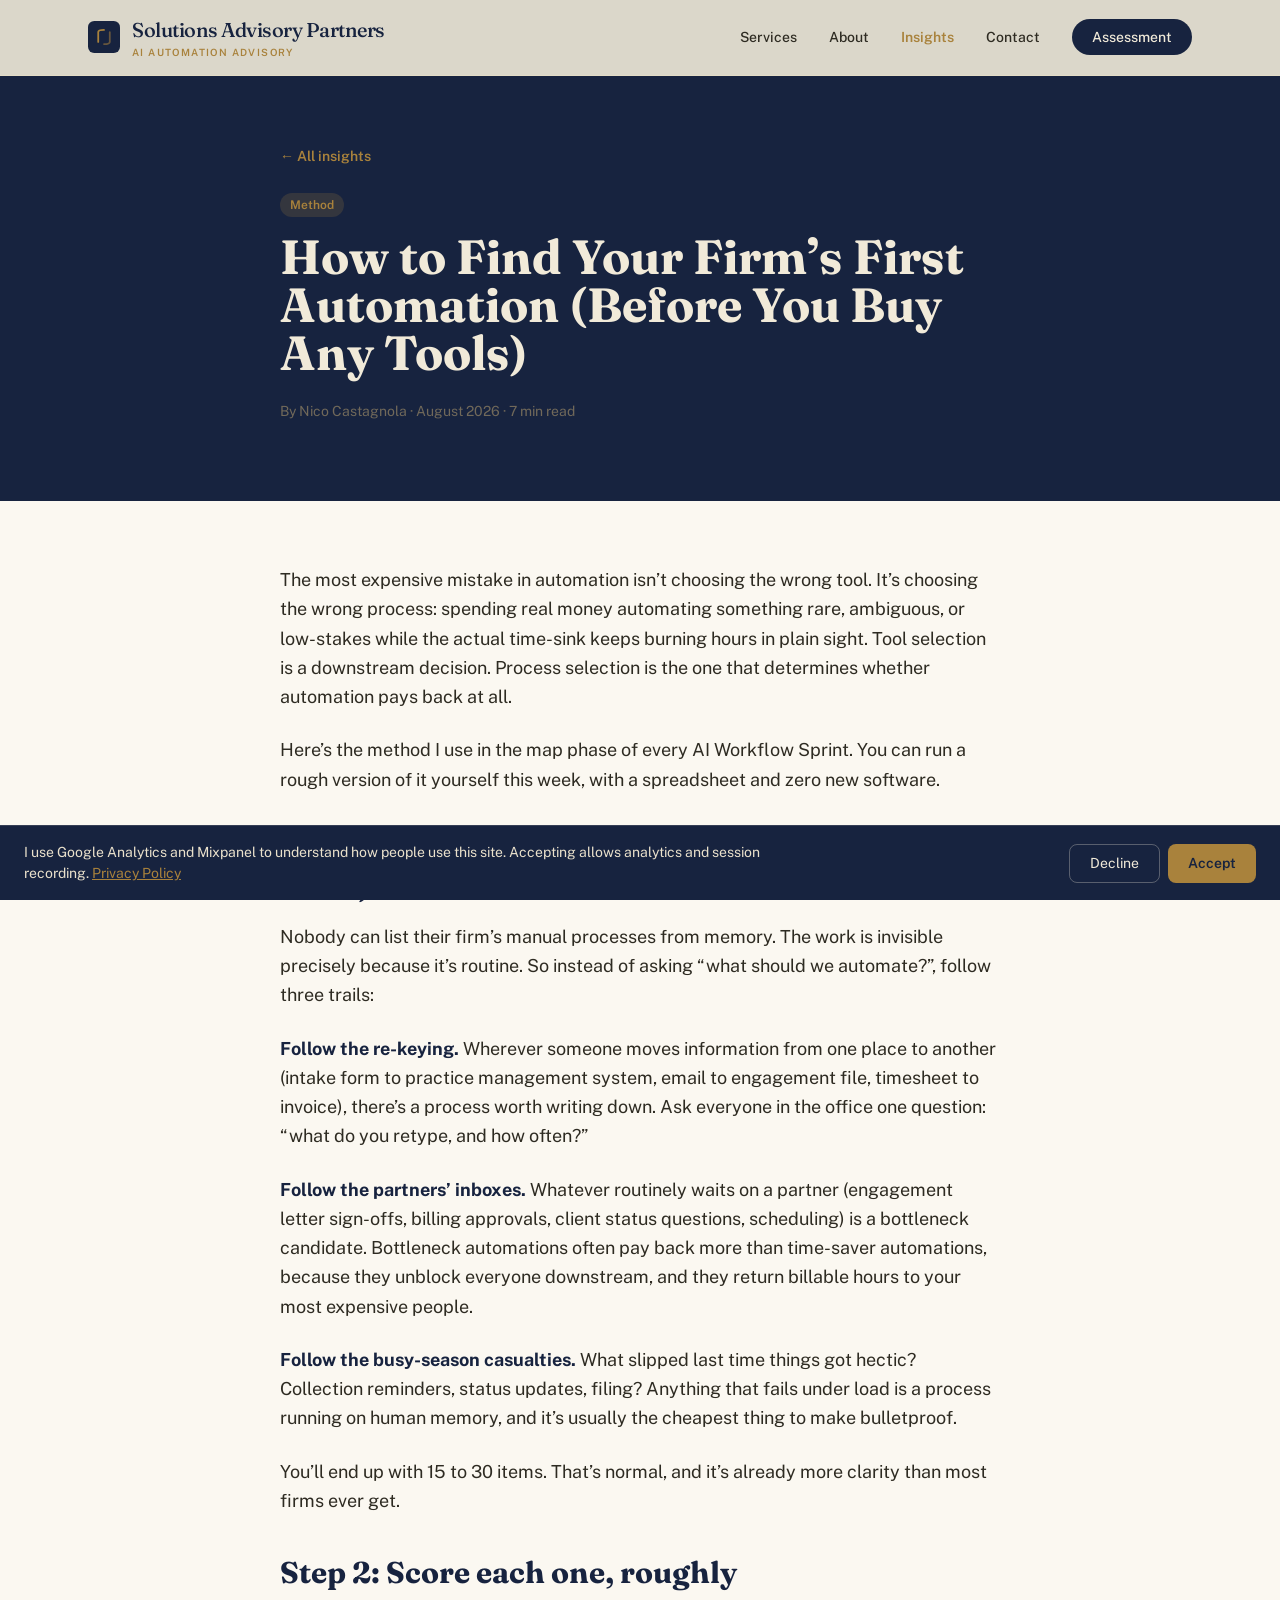
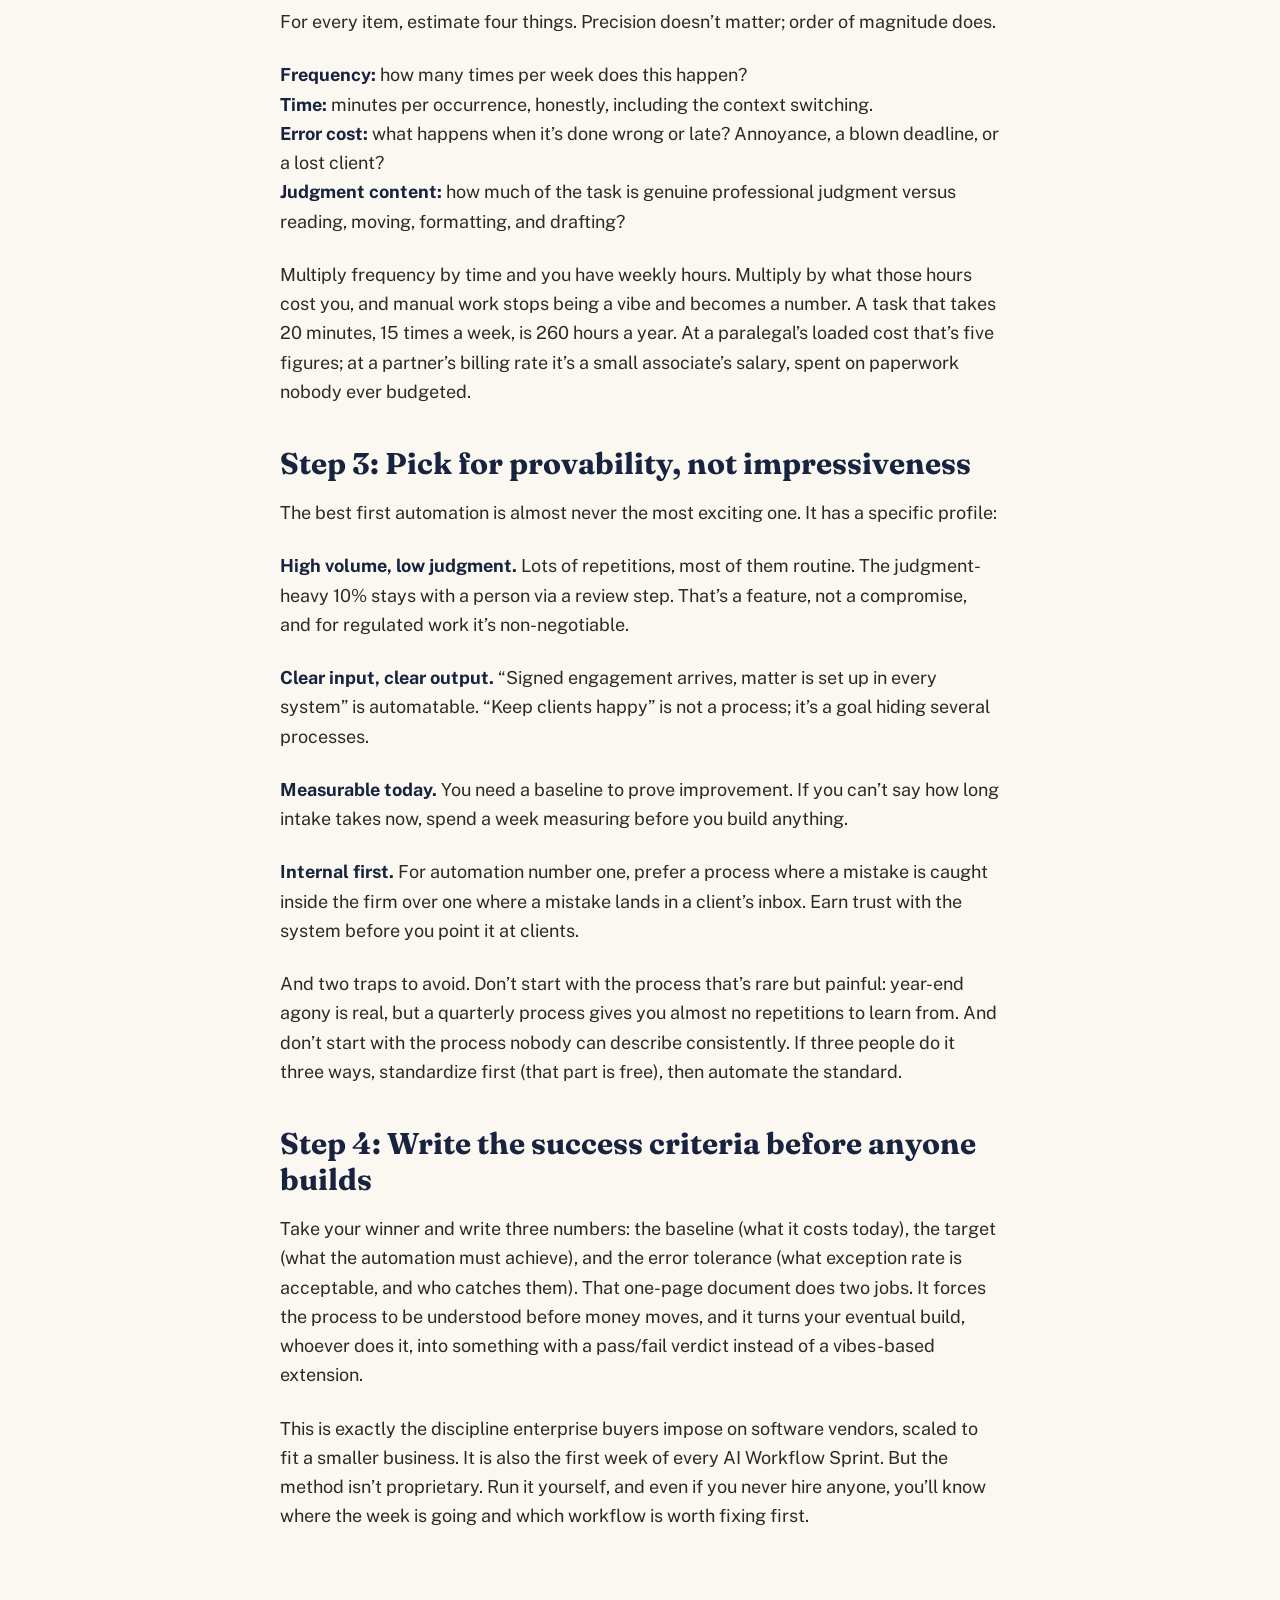
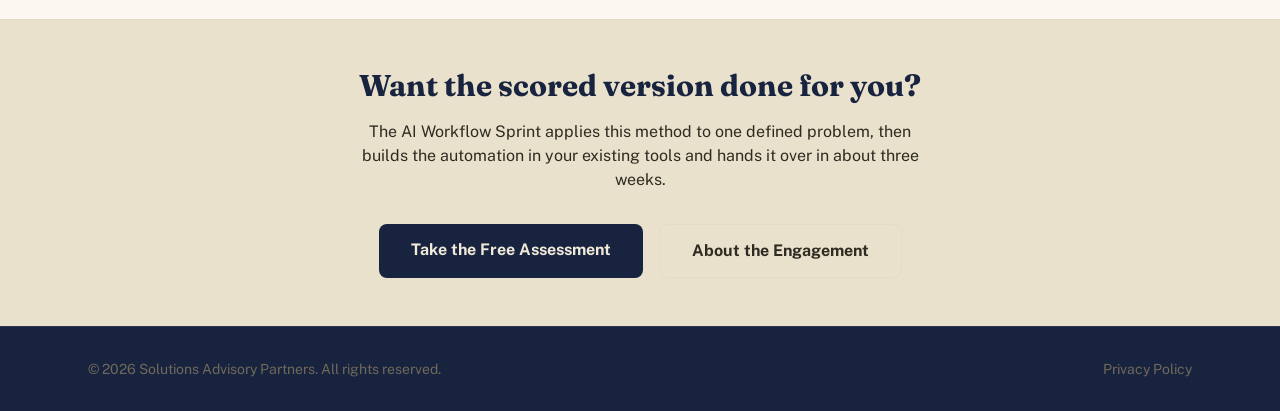
<file: insights/how-to-find-your-first-automation.html>
<!DOCTYPE html>
<html lang="en" class="scroll-smooth">
<head>
    <script src="../consent.js"></script>
    <script src="../analytics.js" defer></script>
    <meta charset="UTF-8">
    <meta name="viewport" content="width=device-width, initial-scale=1.0">
    <title>How to Find Your Firm's First Automation (Before You Buy Any Tools) | Solutions Advisory Partners</title>
    <meta name="description" content="The most expensive mistake in automation is picking the wrong process. A practical method for inventorying your firm's manual work, scoring it, and finding the automation that pays back first. No software required.">
    <link rel="icon" type="image/svg+xml" href="../assets/favicon.svg">
    <link rel="stylesheet" href="../assets/tailwind.css">
    <link href="https://fonts.googleapis.com/css2?family=Fraunces:ital,opsz,wght@0,9..144,400;0,9..144,500;0,9..144,600;1,9..144,500&family=Public+Sans:wght@400;500;600;700&display=swap" rel="stylesheet">
    <style>
        body { font-family: 'Public Sans', sans-serif; }
        h1, h2, h3 { font-family: 'Fraunces', serif; }
        .hero-pattern { background-color: #17233F; }
        article p { margin-bottom: 1.5rem; }
        article h2 { margin-top: 2.5rem; margin-bottom: 1rem; }
    </style>
    <link rel="canonical" href="https://www.solutionsadvisorypartners.com/insights/how-to-find-your-first-automation.html">
    <meta property="og:type" content="article">
    <meta property="og:title" content="How to Find Your Firm's First Automation (Before You Buy Any Tools)">
    <meta property="og:description" content="A practical method for inventorying your firm's manual work, scoring it, and finding the automation that pays back first.">
    <meta property="og:url" content="https://www.solutionsadvisorypartners.com/insights/how-to-find-your-first-automation.html">
    <meta property="og:site_name" content="Solutions Advisory Partners">
    <meta property="og:image" content="https://www.solutionsadvisorypartners.com/assets/og-default.png">
    <meta name="twitter:card" content="summary_large_image">
</head>
<body class="bg-brand-paper text-brand-text antialiased">

    <nav class="fixed w-full z-50 bg-brand-paper/90 backdrop-blur-md border-b border-brand-rule">
        <div class="max-w-6xl mx-auto px-6 py-4 flex justify-between items-center">
            <a href="../index.html" class="flex items-center gap-3 text-brand-ink">
                <svg class="w-8 h-8 shrink-0" viewBox="0 0 72 72" fill="none" aria-hidden="true"><rect width="72" height="72" rx="14" fill="#17233F"/><path d="M23 47 L23 25 Q23 20 36 20" stroke="#A9823C" stroke-width="4" stroke-linecap="round"/><path d="M49 25 L49 47 Q49 52 36 52" stroke="#A9823C" stroke-width="4" stroke-linecap="round" opacity="0.55"/></svg>
                <span class="leading-tight">
                    <span class="block font-display text-lg md:text-xl font-medium tracking-tight">Solutions Advisory Partners</span>
                    <span class="block text-[10px] font-semibold uppercase tracking-[0.14em] text-brand-brass mt-0.5">AI Automation Advisory</span>
                </span>
            </a>
            <div class="hidden md:flex items-center space-x-8 text-sm font-medium text-brand-text">
                <a href="../services.html" class="hover:text-brand-brass transition">Services</a>
                <a href="../about.html" class="hover:text-brand-brass transition">About</a>
                <a href="../insights.html" class="text-brand-brass font-semibold">Insights</a>
                <a href="../contact.html" class="hover:text-brand-brass transition">Contact</a>
                <a href="../assessment.html" class="px-5 py-2 bg-brand-ink text-brand-paper rounded-full hover:bg-brand-inkHover transition">Assessment</a>
            </div>
            <button id="mobileMenuBtn" class="md:hidden p-2 text-brand-text hover:text-brand-brass transition" aria-label="Toggle menu" aria-expanded="false">
                <svg id="iconHam" class="w-6 h-6" fill="none" stroke="currentColor" viewBox="0 0 24 24"><path stroke-linecap="round" stroke-linejoin="round" stroke-width="2" d="M4 6h16M4 12h16M4 18h16"/></svg>
                <svg id="iconX" class="w-6 h-6 hidden" fill="none" stroke="currentColor" viewBox="0 0 24 24"><path stroke-linecap="round" stroke-linejoin="round" stroke-width="2" d="M6 18L18 6M6 6l12 12"/></svg>
            </button>
        </div>
        <div id="mobileMenu" class="hidden md:hidden border-t border-brand-rule">
            <div class="px-6 py-4 flex flex-col space-y-1">
                <a href="../services.html" class="block px-3 py-3 rounded-lg text-base font-medium text-brand-text hover:bg-brand-paperMuted transition">Services</a>
                <a href="../about.html" class="block px-3 py-3 rounded-lg text-base font-medium text-brand-text hover:bg-brand-paperMuted transition">About</a>
                <a href="../insights.html" class="block px-3 py-3 rounded-lg text-base font-medium text-brand-brass hover:bg-brand-paperMuted transition">Insights</a>
                <a href="../contact.html" class="block px-3 py-3 rounded-lg text-base font-medium text-brand-text hover:bg-brand-paperMuted transition">Contact</a>
                <a href="../assessment.html" class="block mt-2 px-3 py-3 bg-brand-ink text-brand-paper text-base font-bold text-center rounded-lg hover:bg-brand-inkHover transition">Assessment</a>
            </div>
        </div>
    </nav>
    <script>
    (function(){var b=document.getElementById('mobileMenuBtn'),m=document.getElementById('mobileMenu'),h=document.getElementById('iconHam'),x=document.getElementById('iconX');if(!b||!m)return;b.addEventListener('click',function(){m.classList.toggle('hidden');h.classList.toggle('hidden');x.classList.toggle('hidden');b.setAttribute('aria-expanded',m.classList.contains('hidden')?'false':'true');});m.querySelectorAll('a').forEach(function(a){a.addEventListener('click',function(){m.classList.add('hidden');h.classList.remove('hidden');x.classList.add('hidden');b.setAttribute('aria-expanded','false');});});})();
    </script>

    <header class="hero-pattern text-brand-paper py-20 pt-36">
        <div class="max-w-3xl mx-auto px-6">
            <a href="../insights.html" class="text-brand-brass text-sm font-semibold hover:underline">&larr; All insights</a>
            <div class="mt-6 mb-4"><span class="inline-block text-xs font-semibold px-2.5 py-1 bg-brand-brass/20 text-brand-brass rounded-full">Method</span></div>
            <h1 class="text-3xl md:text-5xl font-bold leading-tight mb-6">How to Find Your Firm&rsquo;s First Automation (Before You Buy Any Tools)</h1>
            <p class="text-brand-muted text-sm">By Nico Castagnola &middot; August 2026 &middot; 7 min read</p>
        </div>
    </header>

    <article class="py-16 bg-brand-card">
        <div class="max-w-3xl mx-auto px-6 text-brand-text text-lg leading-relaxed">
            <p>The most expensive mistake in automation isn&rsquo;t choosing the wrong tool. It&rsquo;s choosing the wrong process: spending real money automating something rare, ambiguous, or low-stakes while the actual time-sink keeps burning hours in plain sight. Tool selection is a downstream decision. Process selection is the one that determines whether automation pays back at all.</p>
            <p>Here&rsquo;s the method I use in the map phase of every AI Workflow Sprint. You can run a rough version of it yourself this week, with a spreadsheet and zero new software.</p>

            <h2 class="text-2xl md:text-3xl font-bold text-brand-ink">Step 1: Inventory the manual work (follow three trails)</h2>
            <p>Nobody can list their firm&rsquo;s manual processes from memory. The work is invisible precisely because it&rsquo;s routine. So instead of asking &ldquo;what should we automate?&rdquo;, follow three trails:</p>
            <p><strong class="text-brand-ink">Follow the re-keying.</strong> Wherever someone moves information from one place to another (intake form to practice management system, email to engagement file, timesheet to invoice), there&rsquo;s a process worth writing down. Ask everyone in the office one question: &ldquo;what do you retype, and how often?&rdquo;</p>
            <p><strong class="text-brand-ink">Follow the partners&rsquo; inboxes.</strong> Whatever routinely waits on a partner (engagement letter sign-offs, billing approvals, client status questions, scheduling) is a bottleneck candidate. Bottleneck automations often pay back more than time-saver automations, because they unblock everyone downstream, and they return billable hours to your most expensive people.</p>
            <p><strong class="text-brand-ink">Follow the busy-season casualties.</strong> What slipped last time things got hectic? Collection reminders, status updates, filing? Anything that fails under load is a process running on human memory, and it&rsquo;s usually the cheapest thing to make bulletproof.</p>
            <p>You&rsquo;ll end up with 15 to 30 items. That&rsquo;s normal, and it&rsquo;s already more clarity than most firms ever get.</p>

            <h2 class="text-2xl md:text-3xl font-bold text-brand-ink">Step 2: Score each one, roughly</h2>
            <p>For every item, estimate four things. Precision doesn&rsquo;t matter; order of magnitude does.</p>
            <p><strong class="text-brand-ink">Frequency:</strong> how many times per week does this happen?<br>
            <strong class="text-brand-ink">Time:</strong> minutes per occurrence, honestly, including the context switching.<br>
            <strong class="text-brand-ink">Error cost:</strong> what happens when it&rsquo;s done wrong or late? Annoyance, a blown deadline, or a lost client?<br>
            <strong class="text-brand-ink">Judgment content:</strong> how much of the task is genuine professional judgment versus reading, moving, formatting, and drafting?</p>
            <p>Multiply frequency by time and you have weekly hours. Multiply by what those hours cost you, and manual work stops being a vibe and becomes a number. A task that takes 20 minutes, 15 times a week, is 260 hours a year. At a paralegal&rsquo;s loaded cost that&rsquo;s five figures; at a partner&rsquo;s billing rate it&rsquo;s a small associate&rsquo;s salary, spent on paperwork nobody ever budgeted.</p>

            <h2 class="text-2xl md:text-3xl font-bold text-brand-ink">Step 3: Pick for provability, not impressiveness</h2>
            <p>The best first automation is almost never the most exciting one. It has a specific profile:</p>
            <p><strong class="text-brand-ink">High volume, low judgment.</strong> Lots of repetitions, most of them routine. The judgment-heavy 10% stays with a person via a review step. That&rsquo;s a feature, not a compromise, and for regulated work it&rsquo;s non-negotiable.</p>
            <p><strong class="text-brand-ink">Clear input, clear output.</strong> &ldquo;Signed engagement arrives, matter is set up in every system&rdquo; is automatable. &ldquo;Keep clients happy&rdquo; is not a process; it&rsquo;s a goal hiding several processes.</p>
            <p><strong class="text-brand-ink">Measurable today.</strong> You need a baseline to prove improvement. If you can&rsquo;t say how long intake takes now, spend a week measuring before you build anything.</p>
            <p><strong class="text-brand-ink">Internal first.</strong> For automation number one, prefer a process where a mistake is caught inside the firm over one where a mistake lands in a client&rsquo;s inbox. Earn trust with the system before you point it at clients.</p>
            <p>And two traps to avoid. Don&rsquo;t start with the process that&rsquo;s rare but painful: year-end agony is real, but a quarterly process gives you almost no repetitions to learn from. And don&rsquo;t start with the process nobody can describe consistently. If three people do it three ways, standardize first (that part is free), then automate the standard.</p>

            <h2 class="text-2xl md:text-3xl font-bold text-brand-ink">Step 4: Write the success criteria before anyone builds</h2>
            <p>Take your winner and write three numbers: the baseline (what it costs today), the target (what the automation must achieve), and the error tolerance (what exception rate is acceptable, and who catches them). That one-page document does two jobs. It forces the process to be understood before money moves, and it turns your eventual build, whoever does it, into something with a pass/fail verdict instead of a vibes-based extension.</p>
            <p>This is exactly the discipline enterprise buyers impose on software vendors, scaled to fit a smaller business. It is also the first week of every AI Workflow Sprint. But the method isn&rsquo;t proprietary. Run it yourself, and even if you never hire anyone, you&rsquo;ll know where the week is going and which workflow is worth fixing first.</p>
        </div>
    </article>

    <section class="py-12 bg-brand-paperMuted border-t border-brand-rule">
        <div class="max-w-3xl mx-auto px-6 text-center">
            <h2 class="text-2xl md:text-3xl font-bold text-brand-ink mb-4">Want the scored version done for you?</h2>
            <p class="text-brand-text mb-8 max-w-xl mx-auto">The AI Workflow Sprint applies this method to one defined problem, then builds the automation in your existing tools and hands it over in about three weeks.</p>
            <div class="flex flex-col sm:flex-row gap-4 justify-center">
                <a href="../assessment.html" class="px-8 py-3.5 bg-brand-ink text-brand-paper font-bold rounded-lg hover:bg-brand-inkHover transition">Take the Free Assessment</a>
                <a href="../services.html#offers" class="px-8 py-3.5 border border-brand-rule text-brand-text font-bold rounded-lg hover:border-brand-brass hover:text-brand-brass transition">About the Engagement</a>
            </div>
        </div>
    </section>

    <footer class="bg-brand-ink text-brand-muted py-8 border-t border-brand-paper/10">
        <div class="max-w-6xl mx-auto px-6 flex flex-col md:flex-row justify-between items-center gap-4 text-sm">
            <span>&copy; 2026 Solutions Advisory Partners. All rights reserved.</span>
            <a href="../privacy.html" class="hover:text-brand-brass transition">Privacy Policy</a>
        </div>
    </footer>
</body>
</html>
</file>
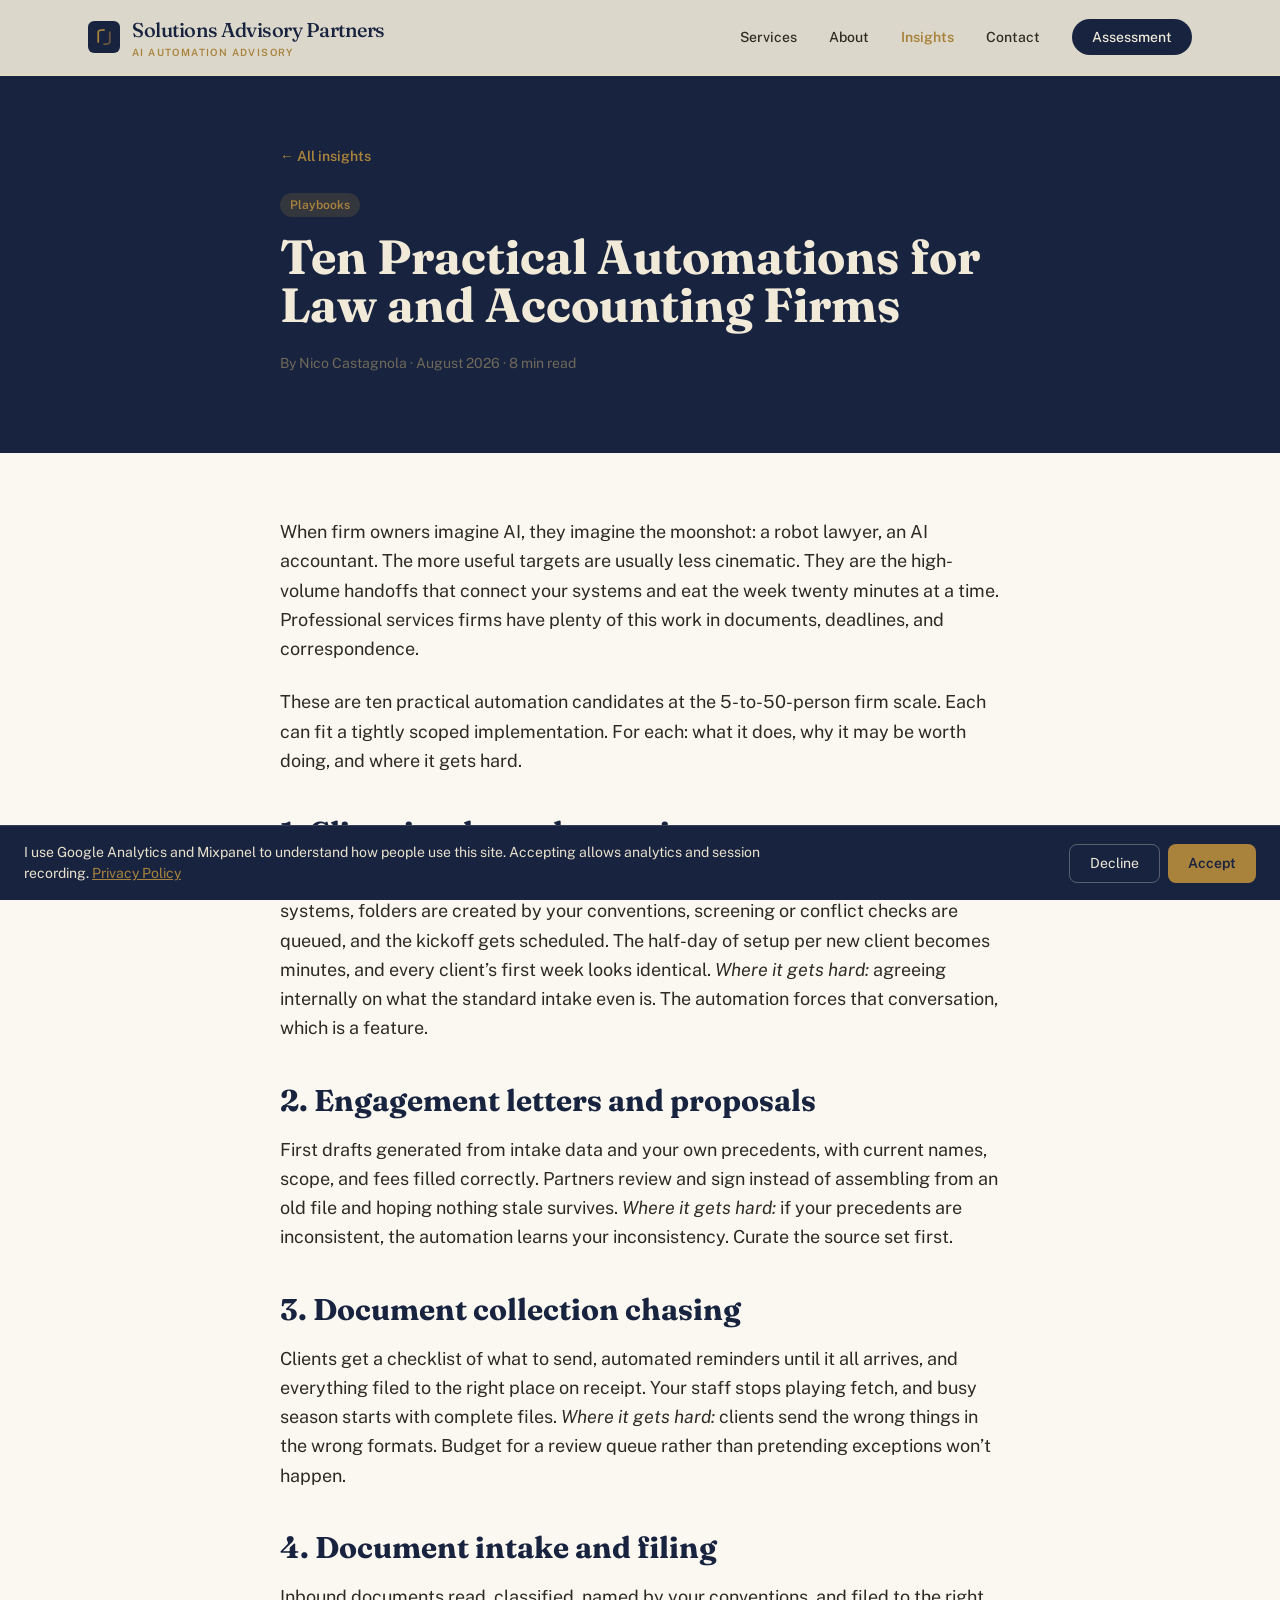
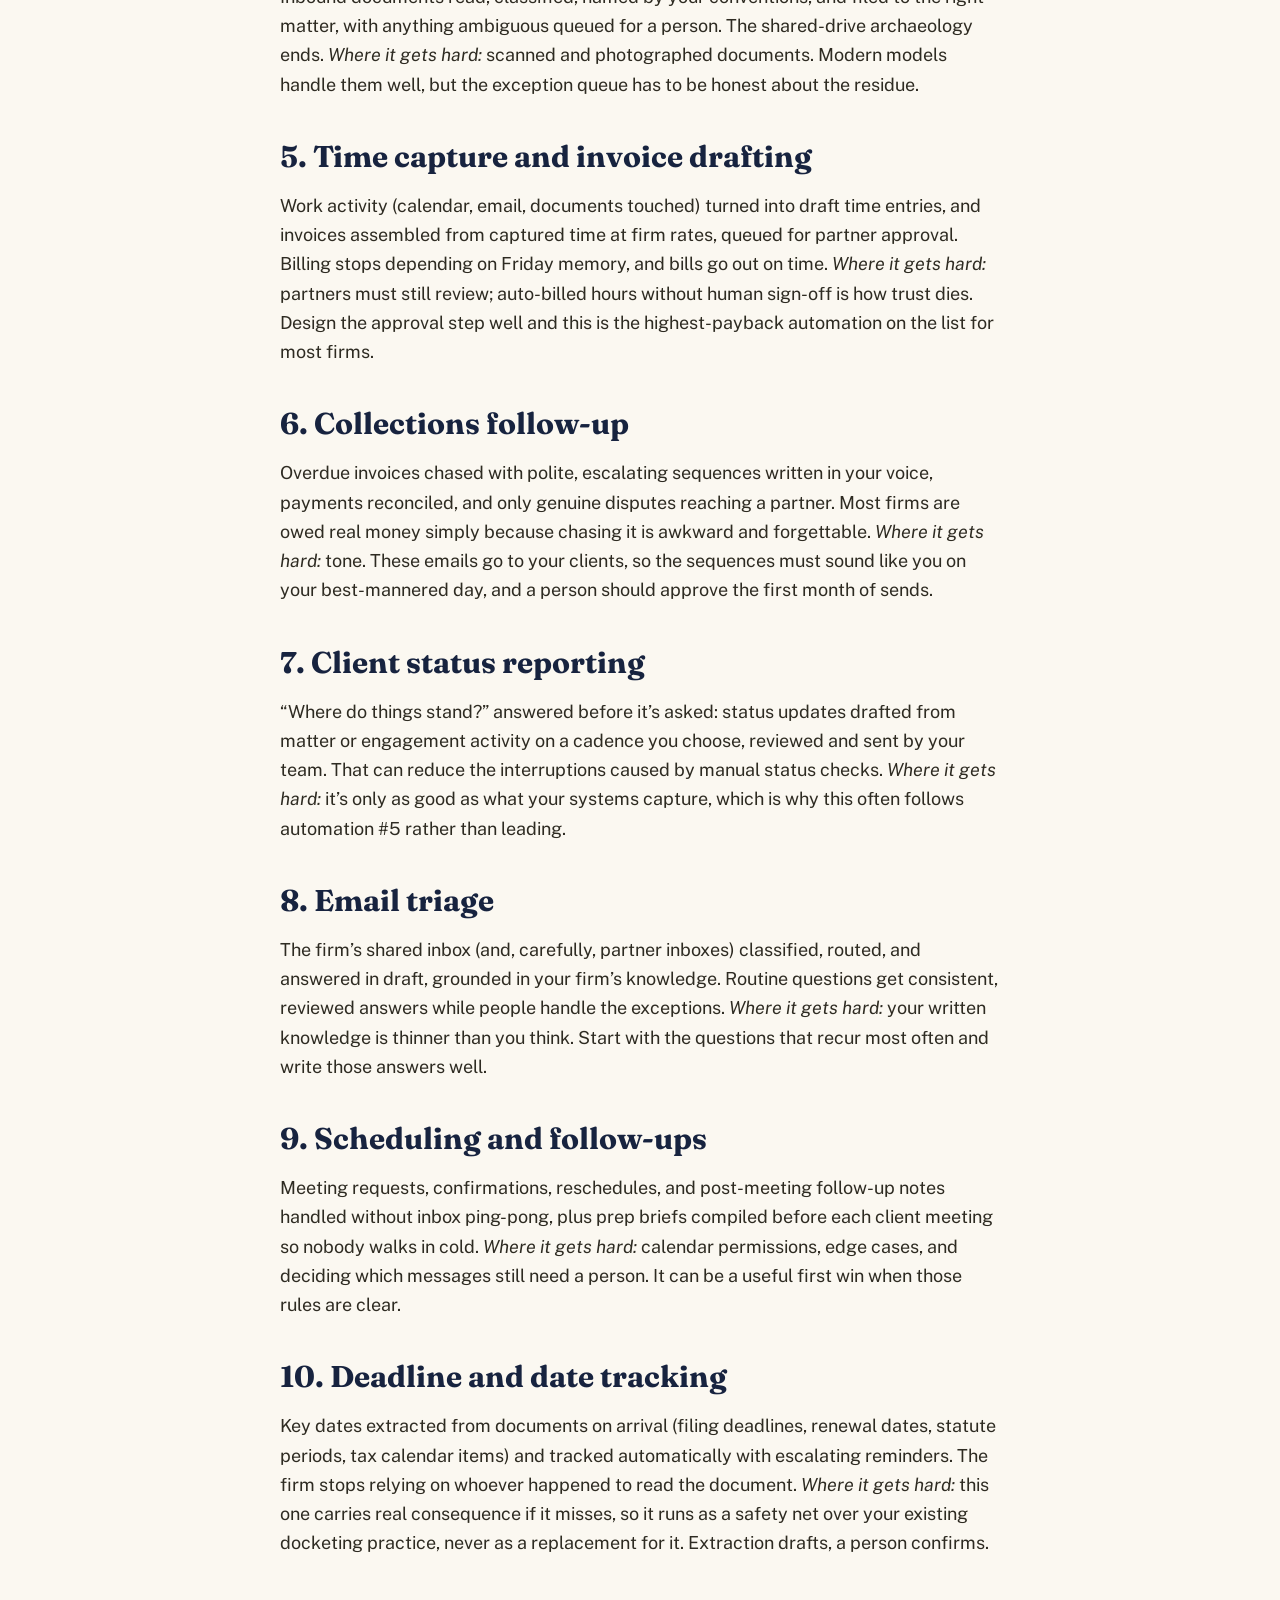
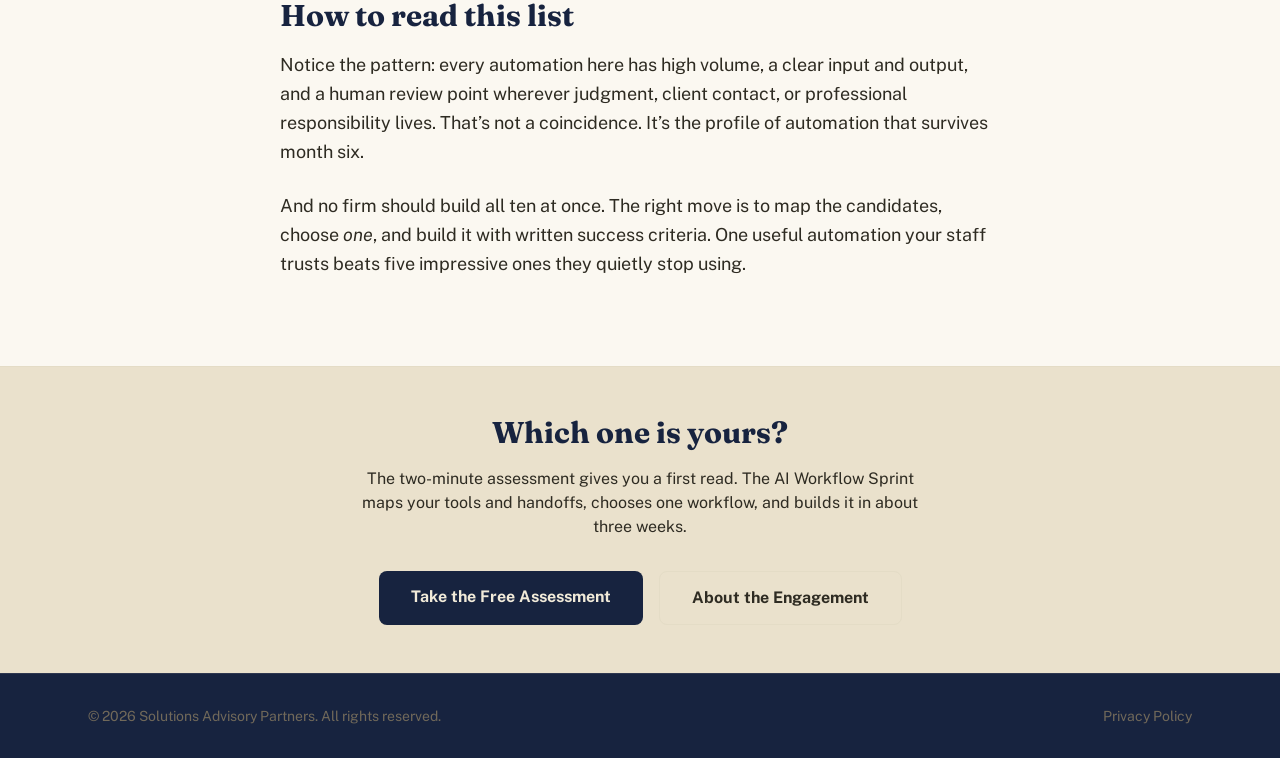
<file: insights/ten-automations-for-professional-services.html>
<!DOCTYPE html>
<html lang="en" class="scroll-smooth">
<head>
    <script src="../consent.js"></script>
    <script src="../analytics.js" defer></script>
    <meta charset="UTF-8">
    <meta name="viewport" content="width=device-width, initial-scale=1.0">
    <title>10 Practical Automations | Solutions Advisory Partners</title>
    <meta name="description" content="Ten practical automation candidates for professional services firms: intake, engagement letters, document collection, billing, collections, client reporting, and more.">
    <link rel="icon" type="image/svg+xml" href="../assets/favicon.svg">
    <link rel="stylesheet" href="../assets/tailwind.css">
    <link href="https://fonts.googleapis.com/css2?family=Fraunces:ital,opsz,wght@0,9..144,400;0,9..144,500;0,9..144,600;1,9..144,500&family=Public+Sans:wght@400;500;600;700&display=swap" rel="stylesheet">
    <style>
        body { font-family: 'Public Sans', sans-serif; }
        h1, h2, h3 { font-family: 'Fraunces', serif; }
        .hero-pattern { background-color: #17233F; }
        article p { margin-bottom: 1.5rem; }
        article h2 { margin-top: 2.5rem; margin-bottom: 1rem; }
    </style>
    <link rel="canonical" href="https://www.solutionsadvisorypartners.com/insights/ten-automations-for-professional-services.html">
    <meta property="og:type" content="article">
    <meta property="og:title" content="Ten Practical Automations for Law and Accounting Firms">
    <meta property="og:description" content="The proven, high-volume automations that pay back in weeks for firms, with honest notes on where each one gets hard.">
    <meta property="og:url" content="https://www.solutionsadvisorypartners.com/insights/ten-automations-for-professional-services.html">
    <meta property="og:site_name" content="Solutions Advisory Partners">
    <meta property="og:image" content="https://www.solutionsadvisorypartners.com/assets/og-default.png">
    <meta name="twitter:card" content="summary_large_image">
</head>
<body class="bg-brand-paper text-brand-text antialiased">

    <nav class="fixed w-full z-50 bg-brand-paper/90 backdrop-blur-md border-b border-brand-rule">
        <div class="max-w-6xl mx-auto px-6 py-4 flex justify-between items-center">
            <a href="../index.html" class="flex items-center gap-3 text-brand-ink">
                <svg class="w-8 h-8 shrink-0" viewBox="0 0 72 72" fill="none" aria-hidden="true"><rect width="72" height="72" rx="14" fill="#17233F"/><path d="M23 47 L23 25 Q23 20 36 20" stroke="#A9823C" stroke-width="4" stroke-linecap="round"/><path d="M49 25 L49 47 Q49 52 36 52" stroke="#A9823C" stroke-width="4" stroke-linecap="round" opacity="0.55"/></svg>
                <span class="leading-tight">
                    <span class="block font-display text-lg md:text-xl font-medium tracking-tight">Solutions Advisory Partners</span>
                    <span class="block text-[10px] font-semibold uppercase tracking-[0.14em] text-brand-brass mt-0.5">AI Automation Advisory</span>
                </span>
            </a>
            <div class="hidden md:flex items-center space-x-8 text-sm font-medium text-brand-text">
                <a href="../services.html" class="hover:text-brand-brass transition">Services</a>
                <a href="../about.html" class="hover:text-brand-brass transition">About</a>
                <a href="../insights.html" class="text-brand-brass font-semibold">Insights</a>
                <a href="../contact.html" class="hover:text-brand-brass transition">Contact</a>
                <a href="../assessment.html" class="px-5 py-2 bg-brand-ink text-brand-paper rounded-full hover:bg-brand-inkHover transition">Assessment</a>
            </div>
            <button id="mobileMenuBtn" class="md:hidden p-2 text-brand-text hover:text-brand-brass transition" aria-label="Toggle menu" aria-expanded="false">
                <svg id="iconHam" class="w-6 h-6" fill="none" stroke="currentColor" viewBox="0 0 24 24"><path stroke-linecap="round" stroke-linejoin="round" stroke-width="2" d="M4 6h16M4 12h16M4 18h16"/></svg>
                <svg id="iconX" class="w-6 h-6 hidden" fill="none" stroke="currentColor" viewBox="0 0 24 24"><path stroke-linecap="round" stroke-linejoin="round" stroke-width="2" d="M6 18L18 6M6 6l12 12"/></svg>
            </button>
        </div>
        <div id="mobileMenu" class="hidden md:hidden border-t border-brand-rule">
            <div class="px-6 py-4 flex flex-col space-y-1">
                <a href="../services.html" class="block px-3 py-3 rounded-lg text-base font-medium text-brand-text hover:bg-brand-paperMuted transition">Services</a>
                <a href="../about.html" class="block px-3 py-3 rounded-lg text-base font-medium text-brand-text hover:bg-brand-paperMuted transition">About</a>
                <a href="../insights.html" class="block px-3 py-3 rounded-lg text-base font-medium text-brand-brass hover:bg-brand-paperMuted transition">Insights</a>
                <a href="../contact.html" class="block px-3 py-3 rounded-lg text-base font-medium text-brand-text hover:bg-brand-paperMuted transition">Contact</a>
                <a href="../assessment.html" class="block mt-2 px-3 py-3 bg-brand-ink text-brand-paper text-base font-bold text-center rounded-lg hover:bg-brand-inkHover transition">Assessment</a>
            </div>
        </div>
    </nav>
    <script>
    (function(){var b=document.getElementById('mobileMenuBtn'),m=document.getElementById('mobileMenu'),h=document.getElementById('iconHam'),x=document.getElementById('iconX');if(!b||!m)return;b.addEventListener('click',function(){m.classList.toggle('hidden');h.classList.toggle('hidden');x.classList.toggle('hidden');b.setAttribute('aria-expanded',m.classList.contains('hidden')?'false':'true');});m.querySelectorAll('a').forEach(function(a){a.addEventListener('click',function(){m.classList.add('hidden');h.classList.remove('hidden');x.classList.add('hidden');b.setAttribute('aria-expanded','false');});});})();
    </script>

    <header class="hero-pattern text-brand-paper py-20 pt-36">
        <div class="max-w-3xl mx-auto px-6">
            <a href="../insights.html" class="text-brand-brass text-sm font-semibold hover:underline">&larr; All insights</a>
            <div class="mt-6 mb-4"><span class="inline-block text-xs font-semibold px-2.5 py-1 bg-brand-brass/20 text-brand-brass rounded-full">Playbooks</span></div>
            <h1 class="text-3xl md:text-5xl font-bold leading-tight mb-6">Ten Practical Automations for Law and Accounting Firms</h1>
            <p class="text-brand-muted text-sm">By Nico Castagnola &middot; August 2026 &middot; 8 min read</p>
        </div>
    </header>

    <article class="py-16 bg-brand-card">
        <div class="max-w-3xl mx-auto px-6 text-brand-text text-lg leading-relaxed">
            <p>When firm owners imagine AI, they imagine the moonshot: a robot lawyer, an AI accountant. The more useful targets are usually less cinematic. They are the high-volume handoffs that connect your systems and eat the week twenty minutes at a time. Professional services firms have plenty of this work in documents, deadlines, and correspondence.</p>
            <p>These are ten practical automation candidates at the 5-to-50-person firm scale. Each can fit a tightly scoped implementation. For each: what it does, why it may be worth doing, and where it gets hard.</p>

            <h2 class="text-2xl md:text-3xl font-bold text-brand-ink">1. Client intake orchestration</h2>
            <p>One intake form feeds everything: the matter or engagement gets set up in your systems, folders are created by your conventions, screening or conflict checks are queued, and the kickoff gets scheduled. The half-day of setup per new client becomes minutes, and every client&rsquo;s first week looks identical. <em>Where it gets hard:</em> agreeing internally on what the standard intake even is. The automation forces that conversation, which is a feature.</p>

            <h2 class="text-2xl md:text-3xl font-bold text-brand-ink">2. Engagement letters and proposals</h2>
            <p>First drafts generated from intake data and your own precedents, with current names, scope, and fees filled correctly. Partners review and sign instead of assembling from an old file and hoping nothing stale survives. <em>Where it gets hard:</em> if your precedents are inconsistent, the automation learns your inconsistency. Curate the source set first.</p>

            <h2 class="text-2xl md:text-3xl font-bold text-brand-ink">3. Document collection chasing</h2>
            <p>Clients get a checklist of what to send, automated reminders until it all arrives, and everything filed to the right place on receipt. Your staff stops playing fetch, and busy season starts with complete files. <em>Where it gets hard:</em> clients send the wrong things in the wrong formats. Budget for a review queue rather than pretending exceptions won&rsquo;t happen.</p>

            <h2 class="text-2xl md:text-3xl font-bold text-brand-ink">4. Document intake and filing</h2>
            <p>Inbound documents read, classified, named by your conventions, and filed to the right matter, with anything ambiguous queued for a person. The shared-drive archaeology ends. <em>Where it gets hard:</em> scanned and photographed documents. Modern models handle them well, but the exception queue has to be honest about the residue.</p>

            <h2 class="text-2xl md:text-3xl font-bold text-brand-ink">5. Time capture and invoice drafting</h2>
            <p>Work activity (calendar, email, documents touched) turned into draft time entries, and invoices assembled from captured time at firm rates, queued for partner approval. Billing stops depending on Friday memory, and bills go out on time. <em>Where it gets hard:</em> partners must still review; auto-billed hours without human sign-off is how trust dies. Design the approval step well and this is the highest-payback automation on the list for most firms.</p>

            <h2 class="text-2xl md:text-3xl font-bold text-brand-ink">6. Collections follow-up</h2>
            <p>Overdue invoices chased with polite, escalating sequences written in your voice, payments reconciled, and only genuine disputes reaching a partner. Most firms are owed real money simply because chasing it is awkward and forgettable. <em>Where it gets hard:</em> tone. These emails go to your clients, so the sequences must sound like you on your best-mannered day, and a person should approve the first month of sends.</p>

            <h2 class="text-2xl md:text-3xl font-bold text-brand-ink">7. Client status reporting</h2>
            <p>&ldquo;Where do things stand?&rdquo; answered before it&rsquo;s asked: status updates drafted from matter or engagement activity on a cadence you choose, reviewed and sent by your team. That can reduce the interruptions caused by manual status checks. <em>Where it gets hard:</em> it&rsquo;s only as good as what your systems capture, which is why this often follows automation #5 rather than leading.</p>

            <h2 class="text-2xl md:text-3xl font-bold text-brand-ink">8. Email triage</h2>
            <p>The firm&rsquo;s shared inbox (and, carefully, partner inboxes) classified, routed, and answered in draft, grounded in your firm&rsquo;s knowledge. Routine questions get consistent, reviewed answers while people handle the exceptions. <em>Where it gets hard:</em> your written knowledge is thinner than you think. Start with the questions that recur most often and write those answers well.</p>

            <h2 class="text-2xl md:text-3xl font-bold text-brand-ink">9. Scheduling and follow-ups</h2>
            <p>Meeting requests, confirmations, reschedules, and post-meeting follow-up notes handled without inbox ping-pong, plus prep briefs compiled before each client meeting so nobody walks in cold. <em>Where it gets hard:</em> calendar permissions, edge cases, and deciding which messages still need a person. It can be a useful first win when those rules are clear.</p>

            <h2 class="text-2xl md:text-3xl font-bold text-brand-ink">10. Deadline and date tracking</h2>
            <p>Key dates extracted from documents on arrival (filing deadlines, renewal dates, statute periods, tax calendar items) and tracked automatically with escalating reminders. The firm stops relying on whoever happened to read the document. <em>Where it gets hard:</em> this one carries real consequence if it misses, so it runs as a safety net over your existing docketing practice, never as a replacement for it. Extraction drafts, a person confirms.</p>

            <h2 class="text-2xl md:text-3xl font-bold text-brand-ink">How to read this list</h2>
            <p>Notice the pattern: every automation here has high volume, a clear input and output, and a human review point wherever judgment, client contact, or professional responsibility lives. That&rsquo;s not a coincidence. It&rsquo;s the profile of automation that survives month six.</p>
            <p>And no firm should build all ten at once. The right move is to map the candidates, choose <em>one</em>, and build it with written success criteria. One useful automation your staff trusts beats five impressive ones they quietly stop using.</p>
        </div>
    </article>

    <section class="py-12 bg-brand-paperMuted border-t border-brand-rule">
        <div class="max-w-3xl mx-auto px-6 text-center">
            <h2 class="text-2xl md:text-3xl font-bold text-brand-ink mb-4">Which one is yours?</h2>
            <p class="text-brand-text mb-8 max-w-xl mx-auto">The two-minute assessment gives you a first read. The AI Workflow Sprint maps your tools and handoffs, chooses one workflow, and builds it in about three weeks.</p>
            <div class="flex flex-col sm:flex-row gap-4 justify-center">
                <a href="../assessment.html" class="px-8 py-3.5 bg-brand-ink text-brand-paper font-bold rounded-lg hover:bg-brand-inkHover transition">Take the Free Assessment</a>
                <a href="../services.html#offers" class="px-8 py-3.5 border border-brand-rule text-brand-text font-bold rounded-lg hover:border-brand-brass hover:text-brand-brass transition">About the Engagement</a>
            </div>
        </div>
    </section>

    <footer class="bg-brand-ink text-brand-muted py-8 border-t border-brand-paper/10">
        <div class="max-w-6xl mx-auto px-6 flex flex-col md:flex-row justify-between items-center gap-4 text-sm">
            <span>&copy; 2026 Solutions Advisory Partners. All rights reserved.</span>
            <a href="../privacy.html" class="hover:text-brand-brass transition">Privacy Policy</a>
        </div>
    </footer>
</body>
</html>
</file>
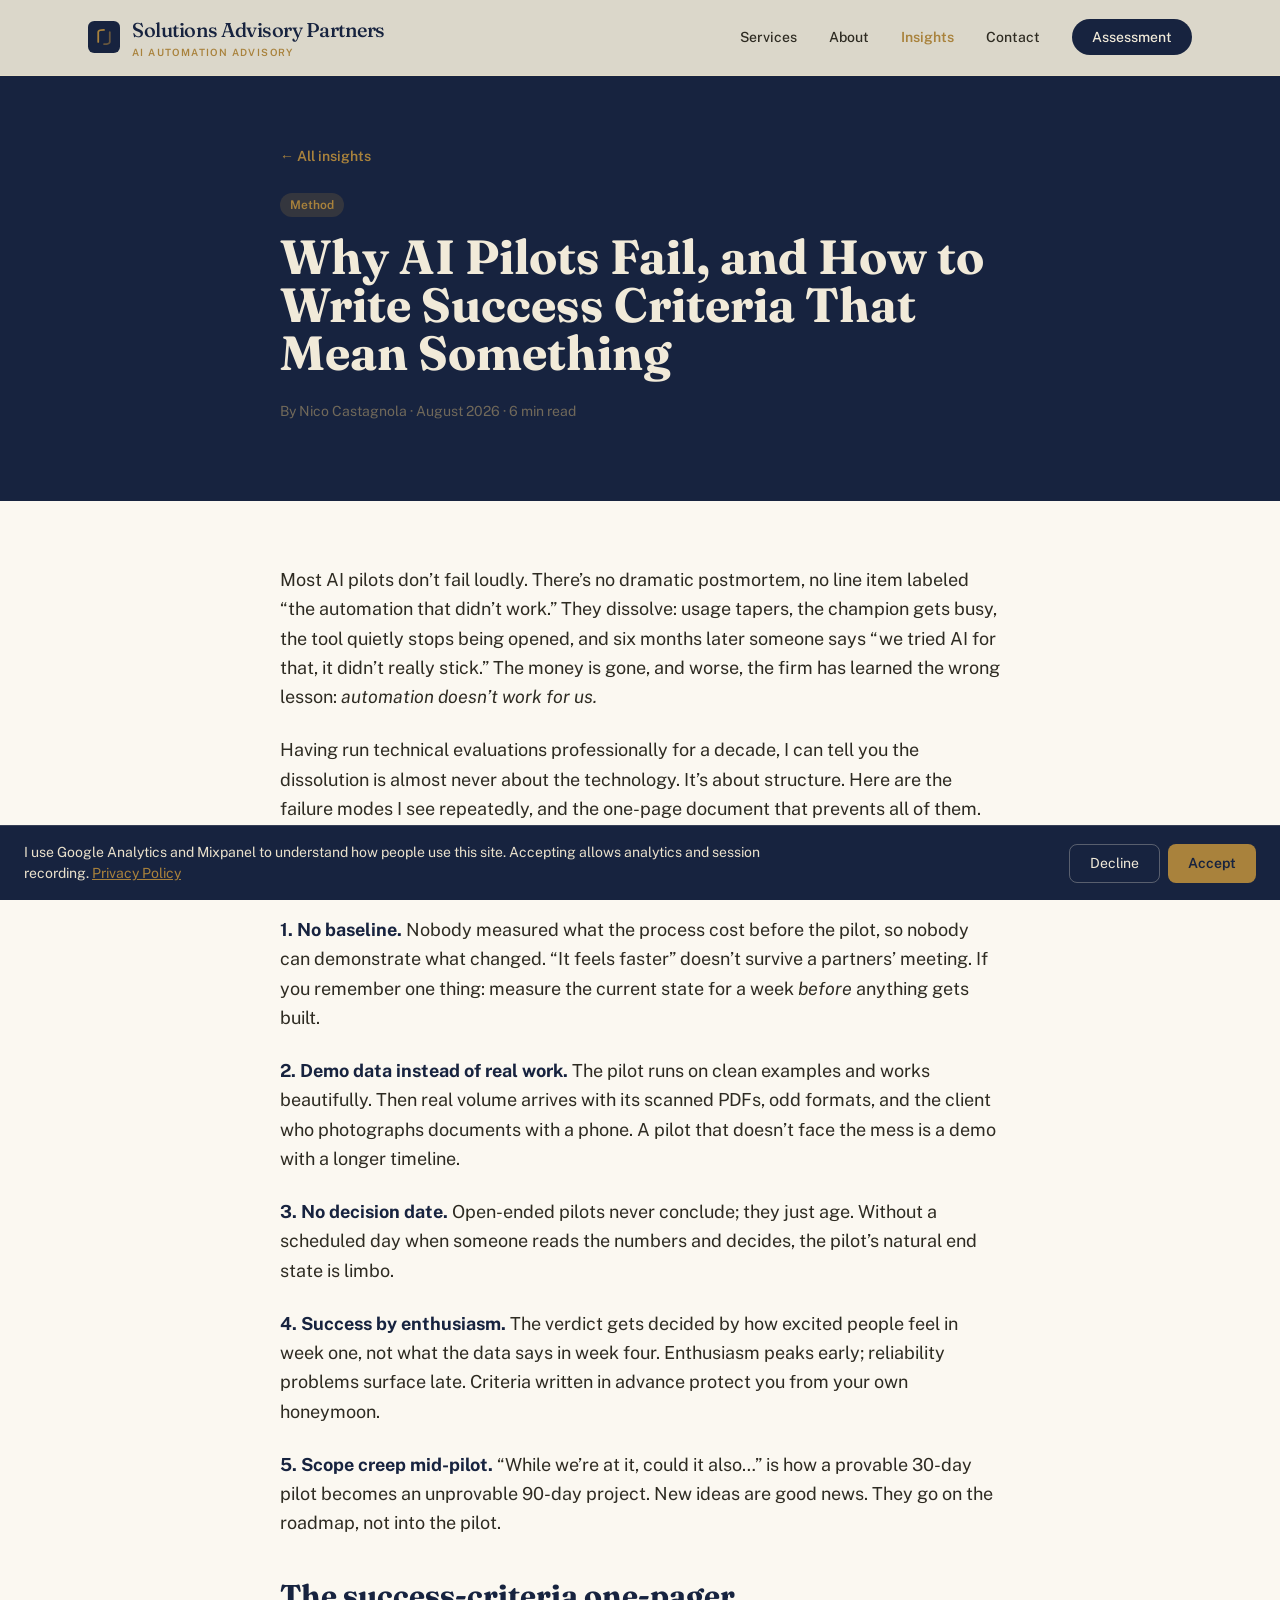
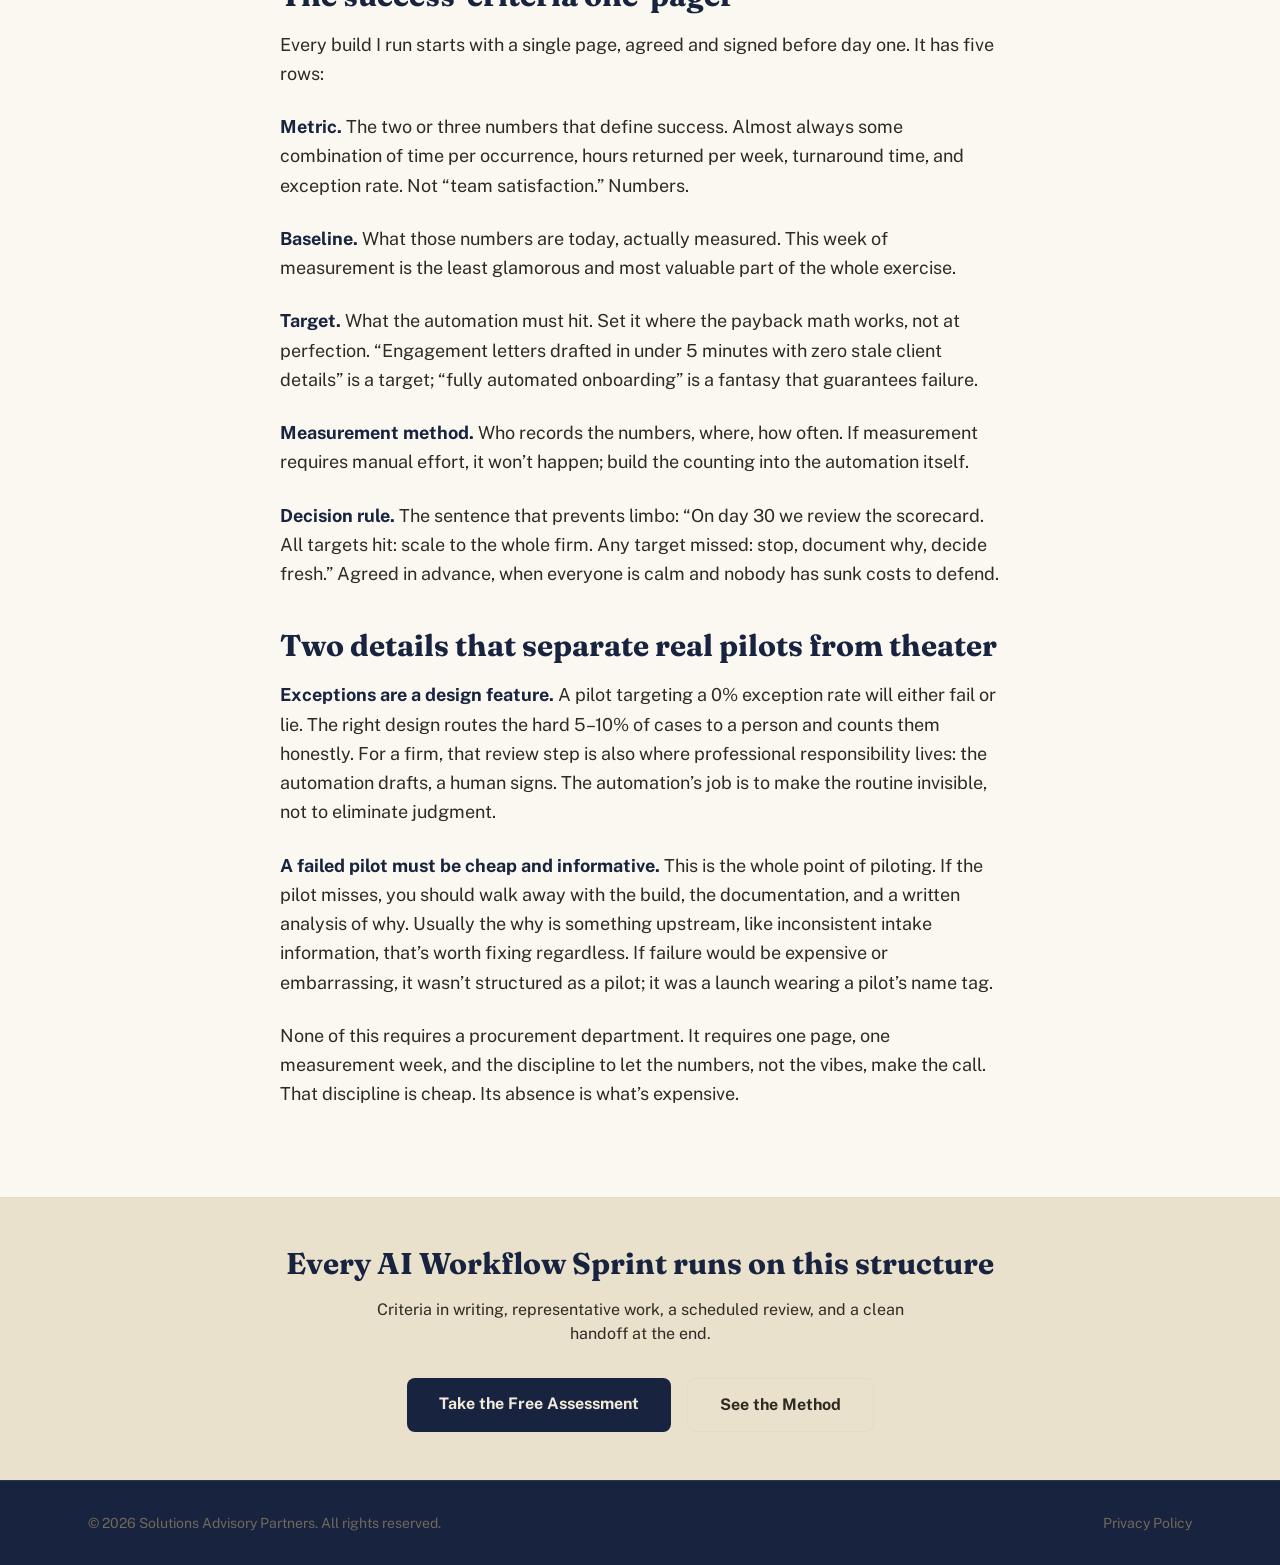
<file: insights/why-ai-pilots-fail.html>
<!DOCTYPE html>
<html lang="en" class="scroll-smooth">
<head>
    <script src="../consent.js"></script>
    <script src="../analytics.js" defer></script>
    <meta charset="UTF-8">
    <meta name="viewport" content="width=device-width, initial-scale=1.0">
    <title>Why AI Pilots Fail, and How to Write Success Criteria That Mean Something | Solutions Advisory Partners</title>
    <meta name="description" content="Most AI pilots don't fail loudly. They dissolve: no baseline, no criteria, no decision date. How to structure a pilot so your firm knows, with numbers, whether to scale or stop.">
    <link rel="icon" type="image/svg+xml" href="../assets/favicon.svg">
    <link rel="stylesheet" href="../assets/tailwind.css">
    <link href="https://fonts.googleapis.com/css2?family=Fraunces:ital,opsz,wght@0,9..144,400;0,9..144,500;0,9..144,600;1,9..144,500&family=Public+Sans:wght@400;500;600;700&display=swap" rel="stylesheet">
    <style>
        body { font-family: 'Public Sans', sans-serif; }
        h1, h2, h3 { font-family: 'Fraunces', serif; }
        .hero-pattern { background-color: #17233F; }
        article p { margin-bottom: 1.5rem; }
        article h2 { margin-top: 2.5rem; margin-bottom: 1rem; }
    </style>
    <link rel="canonical" href="https://www.solutionsadvisorypartners.com/insights/why-ai-pilots-fail.html">
    <meta property="og:type" content="article">
    <meta property="og:title" content="Why AI Pilots Fail, and How to Write Success Criteria That Mean Something">
    <meta property="og:description" content="Most AI pilots don't fail loudly. They dissolve. How to structure a pilot with a real verdict.">
    <meta property="og:url" content="https://www.solutionsadvisorypartners.com/insights/why-ai-pilots-fail.html">
    <meta property="og:site_name" content="Solutions Advisory Partners">
    <meta property="og:image" content="https://www.solutionsadvisorypartners.com/assets/og-default.png">
    <meta name="twitter:card" content="summary_large_image">
</head>
<body class="bg-brand-paper text-brand-text antialiased">

    <nav class="fixed w-full z-50 bg-brand-paper/90 backdrop-blur-md border-b border-brand-rule">
        <div class="max-w-6xl mx-auto px-6 py-4 flex justify-between items-center">
            <a href="../index.html" class="flex items-center gap-3 text-brand-ink">
                <svg class="w-8 h-8 shrink-0" viewBox="0 0 72 72" fill="none" aria-hidden="true"><rect width="72" height="72" rx="14" fill="#17233F"/><path d="M23 47 L23 25 Q23 20 36 20" stroke="#A9823C" stroke-width="4" stroke-linecap="round"/><path d="M49 25 L49 47 Q49 52 36 52" stroke="#A9823C" stroke-width="4" stroke-linecap="round" opacity="0.55"/></svg>
                <span class="leading-tight">
                    <span class="block font-display text-lg md:text-xl font-medium tracking-tight">Solutions Advisory Partners</span>
                    <span class="block text-[10px] font-semibold uppercase tracking-[0.14em] text-brand-brass mt-0.5">AI Automation Advisory</span>
                </span>
            </a>
            <div class="hidden md:flex items-center space-x-8 text-sm font-medium text-brand-text">
                <a href="../services.html" class="hover:text-brand-brass transition">Services</a>
                <a href="../about.html" class="hover:text-brand-brass transition">About</a>
                <a href="../insights.html" class="text-brand-brass font-semibold">Insights</a>
                <a href="../contact.html" class="hover:text-brand-brass transition">Contact</a>
                <a href="../assessment.html" class="px-5 py-2 bg-brand-ink text-brand-paper rounded-full hover:bg-brand-inkHover transition">Assessment</a>
            </div>
            <button id="mobileMenuBtn" class="md:hidden p-2 text-brand-text hover:text-brand-brass transition" aria-label="Toggle menu" aria-expanded="false">
                <svg id="iconHam" class="w-6 h-6" fill="none" stroke="currentColor" viewBox="0 0 24 24"><path stroke-linecap="round" stroke-linejoin="round" stroke-width="2" d="M4 6h16M4 12h16M4 18h16"/></svg>
                <svg id="iconX" class="w-6 h-6 hidden" fill="none" stroke="currentColor" viewBox="0 0 24 24"><path stroke-linecap="round" stroke-linejoin="round" stroke-width="2" d="M6 18L18 6M6 6l12 12"/></svg>
            </button>
        </div>
        <div id="mobileMenu" class="hidden md:hidden border-t border-brand-rule">
            <div class="px-6 py-4 flex flex-col space-y-1">
                <a href="../services.html" class="block px-3 py-3 rounded-lg text-base font-medium text-brand-text hover:bg-brand-paperMuted transition">Services</a>
                <a href="../about.html" class="block px-3 py-3 rounded-lg text-base font-medium text-brand-text hover:bg-brand-paperMuted transition">About</a>
                <a href="../insights.html" class="block px-3 py-3 rounded-lg text-base font-medium text-brand-brass hover:bg-brand-paperMuted transition">Insights</a>
                <a href="../contact.html" class="block px-3 py-3 rounded-lg text-base font-medium text-brand-text hover:bg-brand-paperMuted transition">Contact</a>
                <a href="../assessment.html" class="block mt-2 px-3 py-3 bg-brand-ink text-brand-paper text-base font-bold text-center rounded-lg hover:bg-brand-inkHover transition">Assessment</a>
            </div>
        </div>
    </nav>
    <script>
    (function(){var b=document.getElementById('mobileMenuBtn'),m=document.getElementById('mobileMenu'),h=document.getElementById('iconHam'),x=document.getElementById('iconX');if(!b||!m)return;b.addEventListener('click',function(){m.classList.toggle('hidden');h.classList.toggle('hidden');x.classList.toggle('hidden');b.setAttribute('aria-expanded',m.classList.contains('hidden')?'false':'true');});m.querySelectorAll('a').forEach(function(a){a.addEventListener('click',function(){m.classList.add('hidden');h.classList.remove('hidden');x.classList.add('hidden');b.setAttribute('aria-expanded','false');});});})();
    </script>

    <header class="hero-pattern text-brand-paper py-20 pt-36">
        <div class="max-w-3xl mx-auto px-6">
            <a href="../insights.html" class="text-brand-brass text-sm font-semibold hover:underline">&larr; All insights</a>
            <div class="mt-6 mb-4"><span class="inline-block text-xs font-semibold px-2.5 py-1 bg-brand-brass/20 text-brand-brass rounded-full">Method</span></div>
            <h1 class="text-3xl md:text-5xl font-bold leading-tight mb-6">Why AI Pilots Fail, and How to Write Success Criteria That Mean Something</h1>
            <p class="text-brand-muted text-sm">By Nico Castagnola &middot; August 2026 &middot; 6 min read</p>
        </div>
    </header>

    <article class="py-16 bg-brand-card">
        <div class="max-w-3xl mx-auto px-6 text-brand-text text-lg leading-relaxed">
            <p>Most AI pilots don&rsquo;t fail loudly. There&rsquo;s no dramatic postmortem, no line item labeled &ldquo;the automation that didn&rsquo;t work.&rdquo; They dissolve: usage tapers, the champion gets busy, the tool quietly stops being opened, and six months later someone says &ldquo;we tried AI for that, it didn&rsquo;t really stick.&rdquo; The money is gone, and worse, the firm has learned the wrong lesson: <em>automation doesn&rsquo;t work for us.</em></p>
            <p>Having run technical evaluations professionally for a decade, I can tell you the dissolution is almost never about the technology. It&rsquo;s about structure. Here are the failure modes I see repeatedly, and the one-page document that prevents all of them.</p>

            <h2 class="text-2xl md:text-3xl font-bold text-brand-ink">The five ways pilots dissolve</h2>
            <p><strong class="text-brand-ink">1. No baseline.</strong> Nobody measured what the process cost before the pilot, so nobody can demonstrate what changed. &ldquo;It feels faster&rdquo; doesn&rsquo;t survive a partners&rsquo; meeting. If you remember one thing: measure the current state for a week <em>before</em> anything gets built.</p>
            <p><strong class="text-brand-ink">2. Demo data instead of real work.</strong> The pilot runs on clean examples and works beautifully. Then real volume arrives with its scanned PDFs, odd formats, and the client who photographs documents with a phone. A pilot that doesn&rsquo;t face the mess is a demo with a longer timeline.</p>
            <p><strong class="text-brand-ink">3. No decision date.</strong> Open-ended pilots never conclude; they just age. Without a scheduled day when someone reads the numbers and decides, the pilot&rsquo;s natural end state is limbo.</p>
            <p><strong class="text-brand-ink">4. Success by enthusiasm.</strong> The verdict gets decided by how excited people feel in week one, not what the data says in week four. Enthusiasm peaks early; reliability problems surface late. Criteria written in advance protect you from your own honeymoon.</p>
            <p><strong class="text-brand-ink">5. Scope creep mid-pilot.</strong> &ldquo;While we&rsquo;re at it, could it also&hellip;&rdquo; is how a provable 30-day pilot becomes an unprovable 90-day project. New ideas are good news. They go on the roadmap, not into the pilot.</p>

            <h2 class="text-2xl md:text-3xl font-bold text-brand-ink">The success-criteria one-pager</h2>
            <p>Every build I run starts with a single page, agreed and signed before day one. It has five rows:</p>
            <p><strong class="text-brand-ink">Metric.</strong> The two or three numbers that define success. Almost always some combination of time per occurrence, hours returned per week, turnaround time, and exception rate. Not &ldquo;team satisfaction.&rdquo; Numbers.</p>
            <p><strong class="text-brand-ink">Baseline.</strong> What those numbers are today, actually measured. This week of measurement is the least glamorous and most valuable part of the whole exercise.</p>
            <p><strong class="text-brand-ink">Target.</strong> What the automation must hit. Set it where the payback math works, not at perfection. &ldquo;Engagement letters drafted in under 5 minutes with zero stale client details&rdquo; is a target; &ldquo;fully automated onboarding&rdquo; is a fantasy that guarantees failure.</p>
            <p><strong class="text-brand-ink">Measurement method.</strong> Who records the numbers, where, how often. If measurement requires manual effort, it won&rsquo;t happen; build the counting into the automation itself.</p>
            <p><strong class="text-brand-ink">Decision rule.</strong> The sentence that prevents limbo: &ldquo;On day 30 we review the scorecard. All targets hit: scale to the whole firm. Any target missed: stop, document why, decide fresh.&rdquo; Agreed in advance, when everyone is calm and nobody has sunk costs to defend.</p>

            <h2 class="text-2xl md:text-3xl font-bold text-brand-ink">Two details that separate real pilots from theater</h2>
            <p><strong class="text-brand-ink">Exceptions are a design feature.</strong> A pilot targeting a 0% exception rate will either fail or lie. The right design routes the hard 5&ndash;10% of cases to a person and counts them honestly. For a firm, that review step is also where professional responsibility lives: the automation drafts, a human signs. The automation&rsquo;s job is to make the routine invisible, not to eliminate judgment.</p>
            <p><strong class="text-brand-ink">A failed pilot must be cheap and informative.</strong> This is the whole point of piloting. If the pilot misses, you should walk away with the build, the documentation, and a written analysis of why. Usually the why is something upstream, like inconsistent intake information, that&rsquo;s worth fixing regardless. If failure would be expensive or embarrassing, it wasn&rsquo;t structured as a pilot; it was a launch wearing a pilot&rsquo;s name tag.</p>
            <p>None of this requires a procurement department. It requires one page, one measurement week, and the discipline to let the numbers, not the vibes, make the call. That discipline is cheap. Its absence is what&rsquo;s expensive.</p>
        </div>
    </article>

    <section class="py-12 bg-brand-paperMuted border-t border-brand-rule">
        <div class="max-w-3xl mx-auto px-6 text-center">
            <h2 class="text-2xl md:text-3xl font-bold text-brand-ink mb-4">Every AI Workflow Sprint runs on this structure</h2>
            <p class="text-brand-text mb-8 max-w-xl mx-auto">Criteria in writing, representative work, a scheduled review, and a clean handoff at the end.</p>
            <div class="flex flex-col sm:flex-row gap-4 justify-center">
                <a href="../assessment.html" class="px-8 py-3.5 bg-brand-ink text-brand-paper font-bold rounded-lg hover:bg-brand-inkHover transition">Take the Free Assessment</a>
                <a href="../services.html#method" class="px-8 py-3.5 border border-brand-rule text-brand-text font-bold rounded-lg hover:border-brand-brass hover:text-brand-brass transition">See the Method</a>
            </div>
        </div>
    </section>

    <footer class="bg-brand-ink text-brand-muted py-8 border-t border-brand-paper/10">
        <div class="max-w-6xl mx-auto px-6 flex flex-col md:flex-row justify-between items-center gap-4 text-sm">
            <span>&copy; 2026 Solutions Advisory Partners. All rights reserved.</span>
            <a href="../privacy.html" class="hover:text-brand-brass transition">Privacy Policy</a>
        </div>
    </footer>
</body>
</html>
</file>
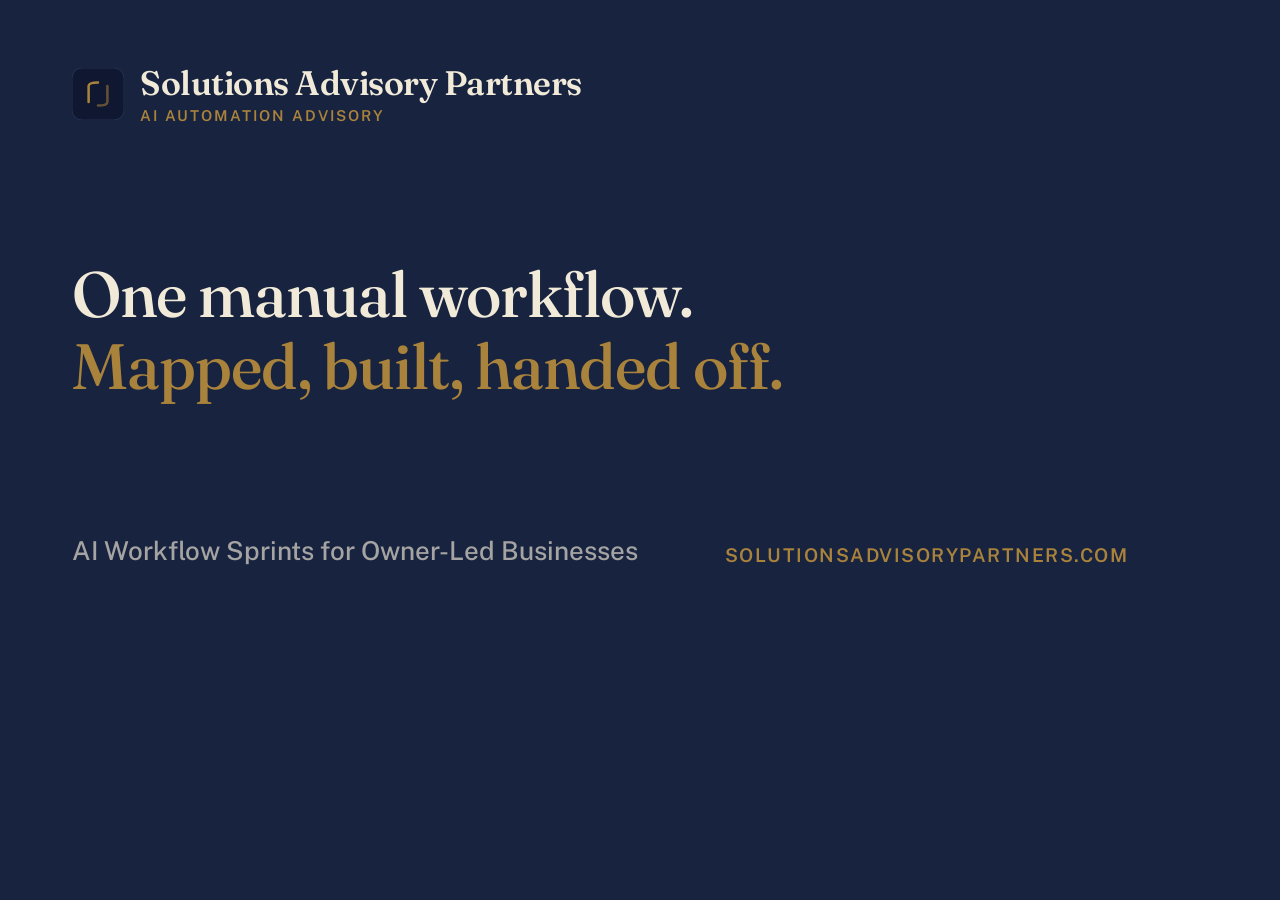
<file: scripts/og-template.html>
<!DOCTYPE html>
<html>
<head>
<meta charset="UTF-8">
<link href="https://fonts.googleapis.com/css2?family=Fraunces:ital,opsz,wght@0,9..144,500;0,9..144,600&family=Public+Sans:wght@400;500;600&display=swap" rel="stylesheet">
<style>
  * { margin: 0; padding: 0; box-sizing: border-box; }
  body {
    width: 1200px; height: 630px;
    background-color: #17233F;
    font-family: 'Public Sans', sans-serif;
    color: #F1EAD9;
    display: flex; flex-direction: column; justify-content: space-between;
    padding: 64px 72px;
  }
  .logo { display: flex; align-items: center; gap: 16px; }
  .logo svg { width: 52px; height: 52px; }
  .logo-text { line-height: 1.15; }
  .logo-text .name { display: block; font-family: 'Fraunces', serif; font-weight: 600; font-size: 34px; letter-spacing: -0.5px; color: #F1EAD9; }
  .logo-text .sub { display: block; font-family: 'Public Sans', sans-serif; font-weight: 600; font-size: 15px; letter-spacing: 2px; text-transform: uppercase; color: #A9823C; margin-top: 4px; }
  h1 {
    font-family: 'Fraunces', serif; font-weight: 500;
    font-size: 64px; line-height: 1.12; letter-spacing: -1px; max-width: 1020px;
  }
  h1 .accent { color: #A9823C; }
  .bottom { display: flex; justify-content: space-between; align-items: flex-end; }
  .tagline { font-size: 26px; color: rgba(241,234,217,0.65); font-weight: 500; }
  .domain {
    font-size: 19px; font-weight: 600; letter-spacing: 1.5px; text-transform: uppercase;
    color: #A9823C;
  }
</style>
</head>
<body>
  <div class="logo">
    <svg viewBox="0 0 72 72" fill="none"><rect width="72" height="72" rx="14" fill="#0F1830" stroke="#2A3A5E" stroke-width="1"/><path d="M23 47 L23 25 Q23 20 36 20" stroke="#A9823C" stroke-width="3.5" stroke-linecap="round"/><path d="M49 25 L49 47 Q49 52 36 52" stroke="#A9823C" stroke-width="3.5" stroke-linecap="round" opacity="0.55"/></svg>
    <div class="logo-text">
      <span class="name">Solutions Advisory Partners</span>
      <span class="sub">AI Automation Advisory</span>
    </div>
  </div>
  <h1>One manual workflow.<br><span class="accent">Mapped, built, handed off.</span></h1>
  <div class="bottom">
    <div class="tagline">AI Workflow Sprints for Owner-Led Businesses</div>
    <div class="domain">solutionsadvisorypartners.com</div>
  </div>
</body>
</html>
</file>
